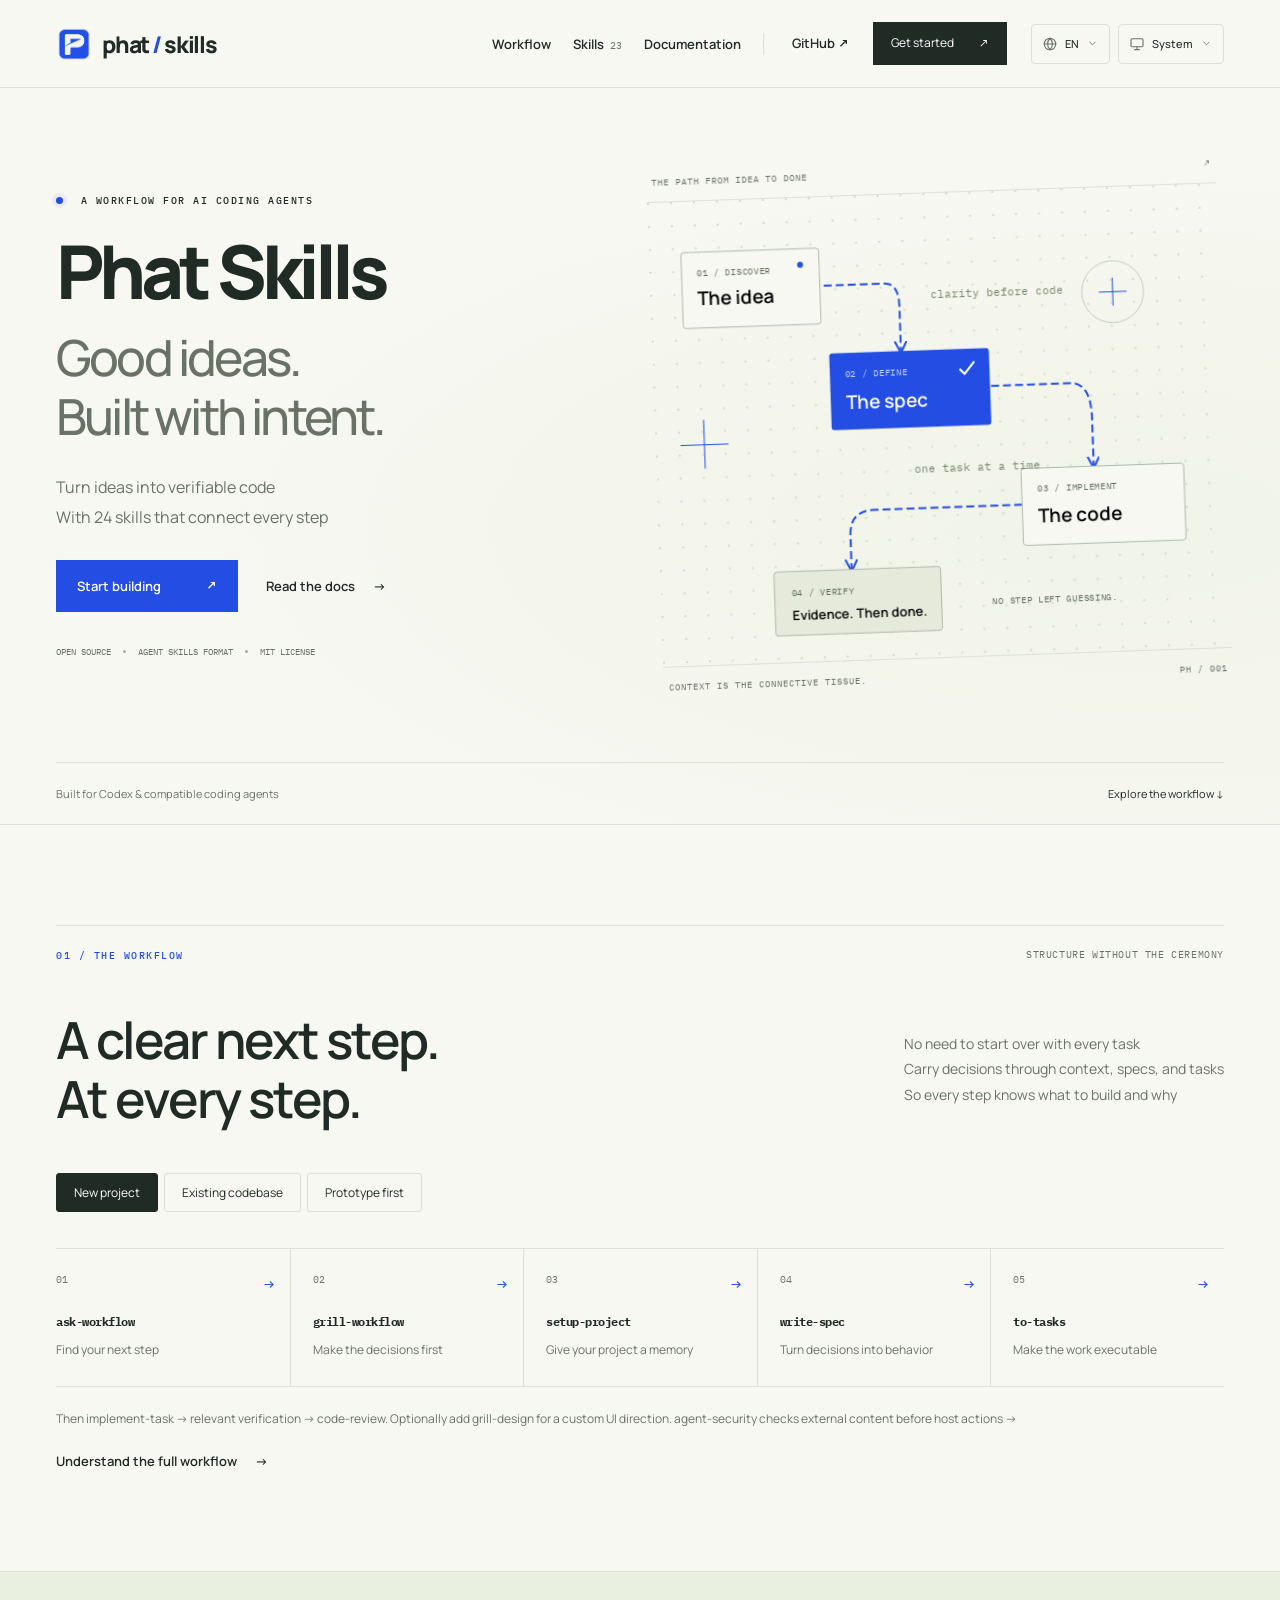
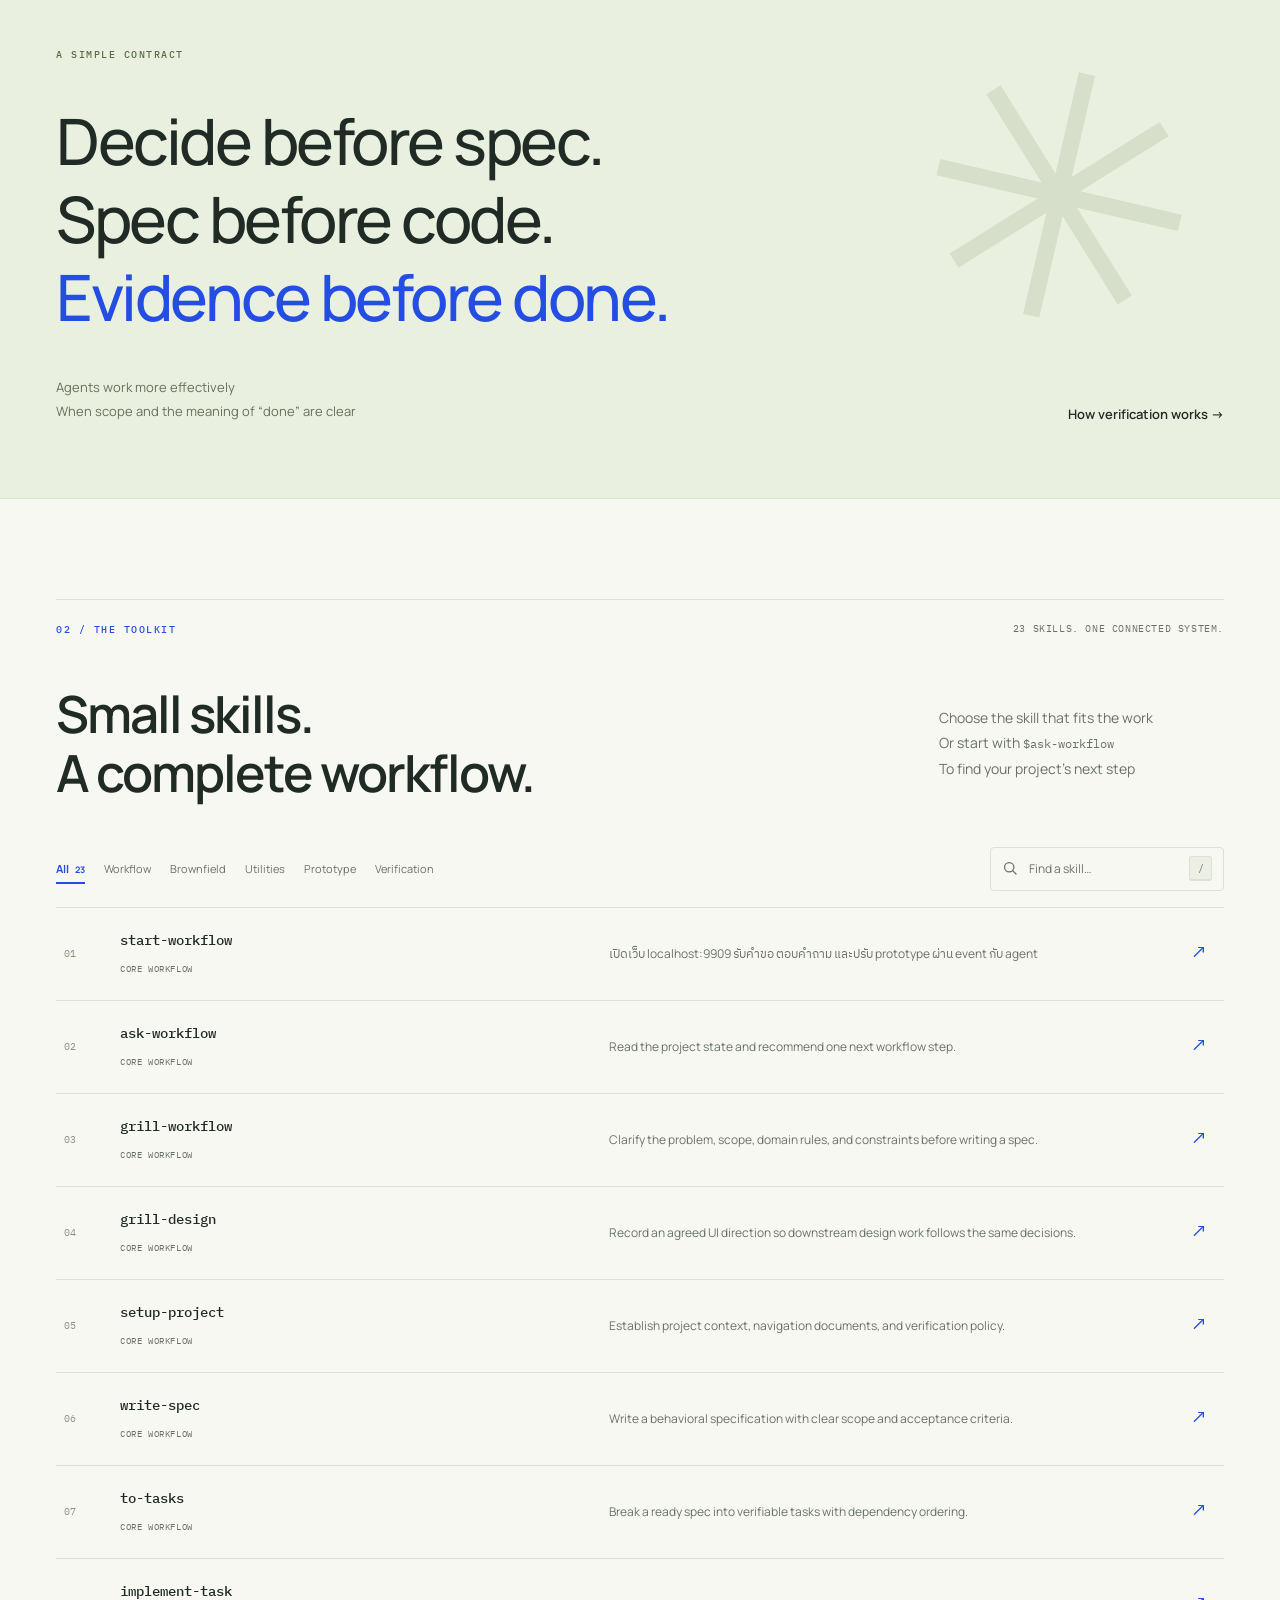
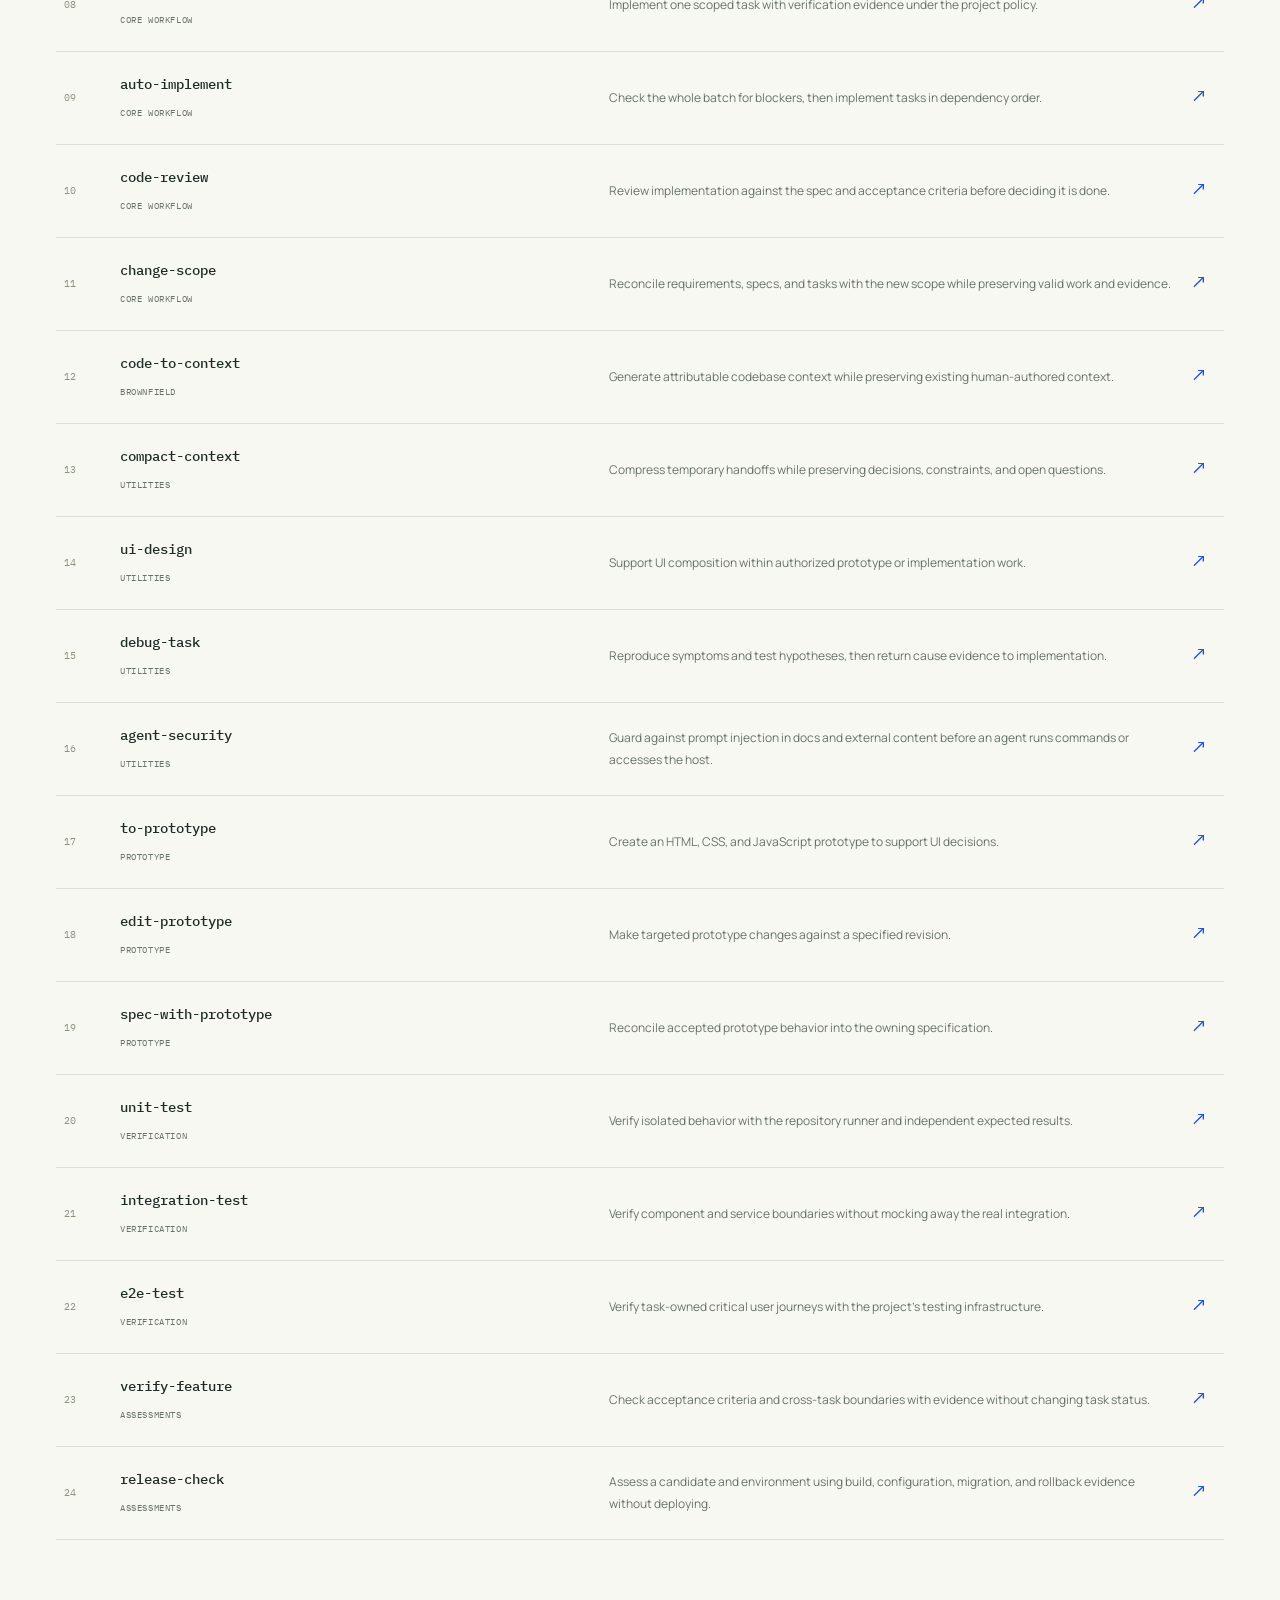
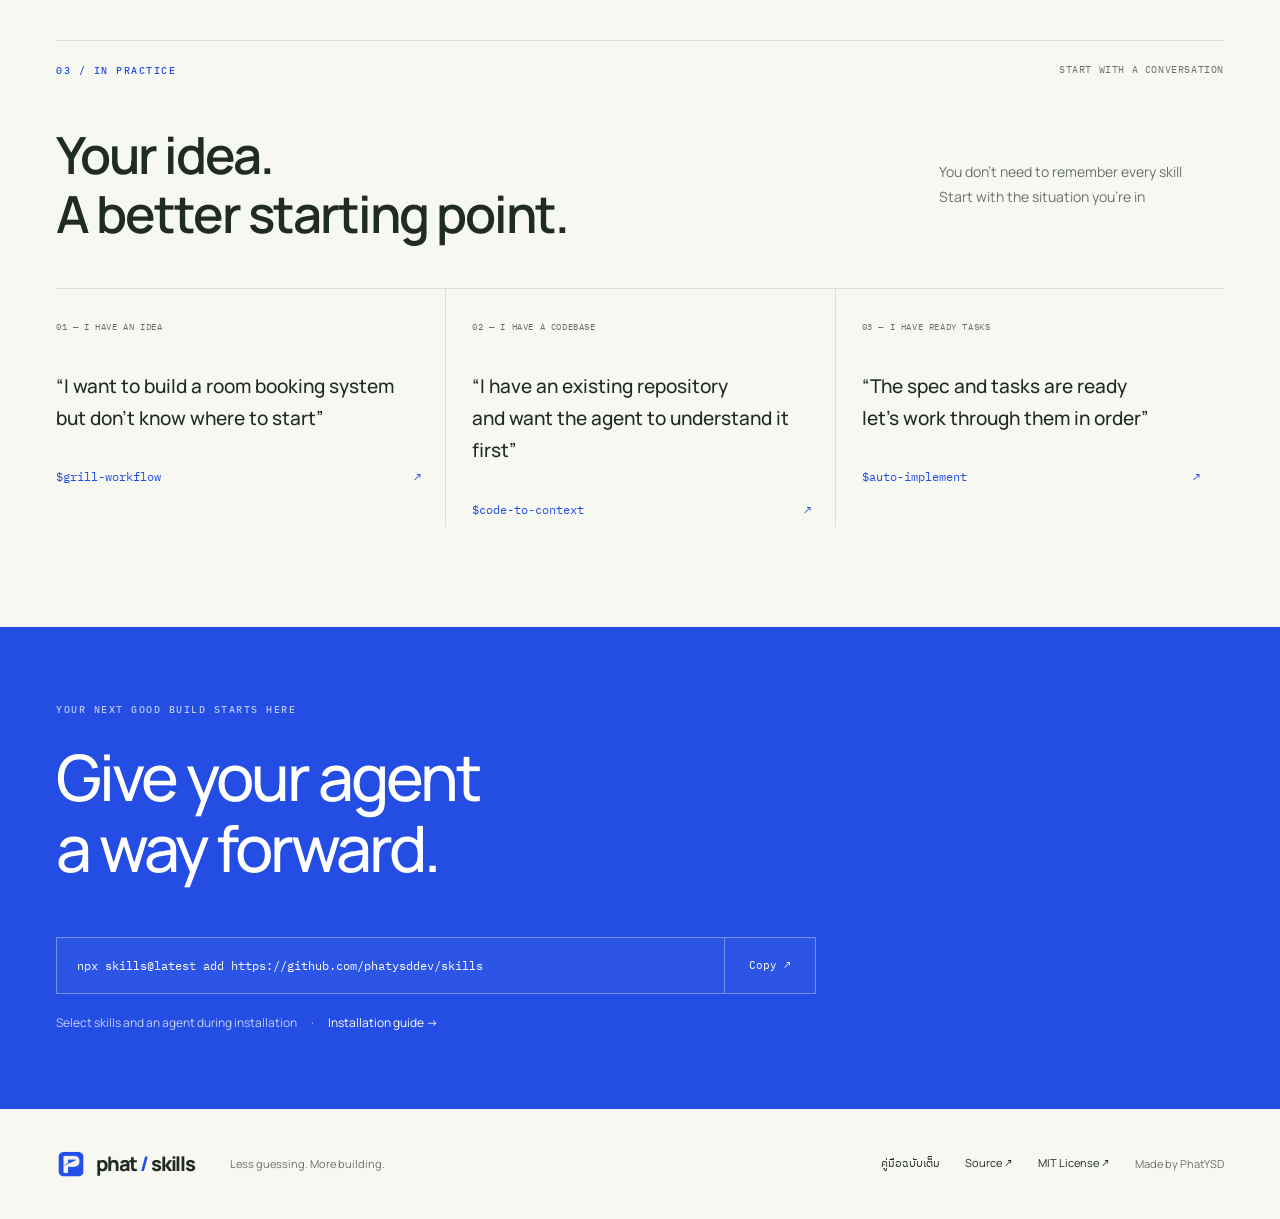
<file: index.html>
<!doctype html>
<html lang="th"><head><meta charset="utf-8"><meta name="viewport" content="width=device-width, initial-scale=1"><meta name="theme-color" content="#f7f8f2"><!-- seo-head:start -->
<title>Phat Skills — 24 Agent Skills สำหรับ AI Coding Agents</title>
<meta name="description" content="Phat Skills ชุด 24 skills แบบโอเพนซอร์สสำหรับ Codex และ coding agents: ตัดสินใจ วางสเปก พัฒนา ทดสอบ และรีวิว พร้อมคู่มือติดตั้งและตัวอย่างใช้งาน">
<link rel="canonical" href="https://phatysd.me/">
<meta name="robots" content="index,follow,max-image-preview:large,max-snippet:-1,max-video-preview:-1">
<meta name="author" content="PhatYSD">
<meta property="og:type" content="website">
<meta property="og:site_name" content="Phat Skills">
<meta property="og:title" content="Phat Skills — 24 Agent Skills สำหรับ AI Coding Agents">
<meta property="og:description" content="Phat Skills ชุด 24 skills แบบโอเพนซอร์สสำหรับ Codex และ coding agents: ตัดสินใจ วางสเปก พัฒนา ทดสอบ และรีวิว พร้อมคู่มือติดตั้งและตัวอย่างใช้งาน">
<meta property="og:url" content="https://phatysd.me/">
<meta property="og:locale" content="th_TH">
<meta property="og:locale:alternate" content="en_US">
<meta property="og:image" content="https://phatysd.me/assets/brand/phatysd-icon.png">
<meta property="og:image:alt" content="PhatYSD logo">
<meta name="twitter:card" content="summary">
<meta name="twitter:title" content="Phat Skills — 24 Agent Skills สำหรับ AI Coding Agents">
<meta name="twitter:description" content="Phat Skills ชุด 24 skills แบบโอเพนซอร์สสำหรับ Codex และ coding agents: ตัดสินใจ วางสเปก พัฒนา ทดสอบ และรีวิว พร้อมคู่มือติดตั้งและตัวอย่างใช้งาน">
<meta name="twitter:image" content="https://phatysd.me/assets/brand/phatysd-icon.png">
<script type="application/ld+json">{"@context":"https://schema.org","@graph":[{"@type":"Person","@id":"https://phatysd.me/#creator","name":"PhatYSD"},{"@type":"WebSite","@id":"https://phatysd.me/#website","url":"https://phatysd.me/","name":"Phat Skills","inLanguage":["th","en"],"creator":{"@id":"https://phatysd.me/#creator"}},{"@type":"WebPage","@id":"https://phatysd.me/#page","url":"https://phatysd.me/","name":"Phat Skills — 24 Agent Skills สำหรับ AI Coding Agents","description":"Phat Skills ชุด 24 skills แบบโอเพนซอร์สสำหรับ Codex และ coding agents: ตัดสินใจ วางสเปก พัฒนา ทดสอบ และรีวิว พร้อมคู่มือติดตั้งและตัวอย่างใช้งาน","inLanguage":["th","en"],"isPartOf":{"@id":"https://phatysd.me/#website"},"about":{"@id":"https://phatysd.me/#software"}},{"@type":"SoftwareSourceCode","@id":"https://phatysd.me/#software","name":"Phat Skills","description":"24 open-source skills for AI coding agents: product decisions, context, specifications, implementation, verification, and review.","codeRepository":"https://github.com/phatysddev/skills","url":"https://phatysd.me/","license":"https://github.com/phatysddev/skills/blob/main/LICENSE","author":{"@id":"https://phatysd.me/#creator"}}]}</script>
<!-- seo-head:end --><link rel="icon" href="assets/brand/phatysd-icon.png" type="image/png"><script src="preferences.js"></script><link rel="stylesheet" href="styles.css"><script src="catalog.js" defer></script><script src="translations.js" defer></script><script src="i18n.js" defer></script><script src="controls.js" defer></script><script src="script.js" defer></script></head><body><a class="skip-link" href="#main">ข้ามไปเนื้อหา</a><header class="header"><a class="brand" href="index.html" aria-label="Phat Skills home"><img src="assets/brand/phatysd-icon.png" width="36" height="36" alt="" decoding="async">phat<span>/</span>skills</a><nav id="navigation" aria-label="Main navigation"><a href="index.html#workflow">Workflow</a><a href="index.html#skills">Skills <small>23</small></a><a href="docs.html">Documentation</a><a class="source-link" href="https://github.com/phatysddev/skills">GitHub ↗</a></nav><a class="nav-cta" href="docs.html#installation">Get started <span>↗</span></a><div class="preferences" aria-label="Display preferences"><div class="language-control"><span class="sr-only" id="language-label">Language</span><select id="language-select" aria-label="Language"><option value="th">ไทย</option><option value="en">EN</option></select></div><div class="theme-control"><span class="sr-only" id="theme-label">Theme</span><select id="theme-select" aria-label="Theme"><option value="system">System</option><option value="light">Light</option><option value="dark">Dark</option></select></div></div><button class="menu-button" aria-expanded="false" aria-controls="navigation" aria-label="เปิดเมนู">☰</button></header><main id="main">
<section class="hero"><div class="hero-inner wrap"><div class="hero-copy"><p class="eyebrow"><span class="live-dot"></span> A WORKFLOW FOR AI CODING AGENTS</p><h1>Phat Skills<span>Good ideas.<br>Built with intent.</span></h1><p class="hero-description">เปลี่ยนไอเดียให้เป็นโค้ดที่ตรวจสอบได้<br>ด้วย 24 skills ที่เชื่อมทุกขั้นตอนเข้าด้วยกัน</p><div class="hero-actions"><a class="button primary" href="docs.html#installation">Start building <span>↗</span></a><a class="text-link" href="docs.html">Read the docs <span>→</span></a></div><div class="hero-note"><span>OPEN SOURCE</span><i></i><span>AGENT SKILLS FORMAT</span><i></i><span>MIT LICENSE</span></div></div>
<div class="workflow-art" aria-label="Decisions flow through context, specification, tasks, implementation and review"><div class="art-label">THE PATH FROM IDEA TO DONE <span>↗</span></div><svg viewBox="0 0 570 465" role="img" aria-label="Connected workflow from idea to reviewed code"><defs><pattern id="dots" width="23" height="23" patternUnits="userSpaceOnUse"><circle cx="1" cy="1" r="1" fill="#cdd3c7"/></pattern><marker id="arrow" markerWidth="7" markerHeight="7" refX="5" refY="3" orient="auto"><path d="M0 0L6 3L0 6" fill="none" stroke="#244de4"/></marker></defs><rect width="570" height="465" fill="url(#dots)"/><g fill="none" stroke="#244de4" stroke-width="2" marker-end="url(#arrow)"><path class="flow-path" d="M114 89H235Q249 89 249 112V157"/><path class="flow-path" d="M338 195H417Q438 195 438 231V279"/><path class="flow-path" d="M365 315H217Q192 315 192 340V374"/></g><g class="art-node n1"><rect x="32" y="51" width="138" height="76" rx="3" fill="#f7f8f2" stroke="#aeb9ad"/><text x="47" y="75" class="svg-small">01 / DISCOVER</text><text x="47" y="104">The idea</text><circle cx="151" cy="67" r="3" fill="#244de4"/></g><g class="art-node n2"><rect x="177" y="157" width="160" height="77" rx="3" fill="#244de4"/><text x="192" y="181" class="svg-small light">02 / DEFINE</text><text x="192" y="213" fill="white">The spec</text><path d="M307 177l5 5 10-12" fill="none" stroke="white" stroke-width="2"/></g><g class="art-node n3"><rect x="365" y="279" width="163" height="77" rx="3" fill="#f7f8f2" stroke="#aeb9ad"/><text x="381" y="303" class="svg-small">03 / IMPLEMENT</text><text x="381" y="334">The code</text></g><g class="art-node n4"><rect x="114" y="374" width="167" height="64" rx="3" fill="#e5eadb" stroke="#aeb9ad"/><text x="131" y="399" class="svg-small">04 / VERIFY</text><text x="131" y="423">Evidence. Then done.</text></g><text x="281" y="105" class="svg-note">clarity before code</text><text x="258" y="279" class="svg-note">one task at a time</text><path d="M49 219v49m-24-24h48" stroke="#244de4" stroke-width="1"/><circle cx="463" cy="105" r="31" fill="none" stroke="#c4ccc0"/><path d="M449 105h28m-14-14v28" stroke="#244de4"/><text x="332" y="414" class="svg-small">NO STEP LEFT GUESSING.</text></svg><div class="art-footer"><span>CONTEXT IS THE CONNECTIVE TISSUE.</span><span>PH / 001</span></div></div></div><div class="hero-bottom wrap"><span>Built for Codex & compatible coding agents</span><a href="#workflow">Explore the workflow ↓</a></div></section>
<section id="workflow" class="section wrap"><div class="section-top"><p class="eyebrow">01 / THE WORKFLOW</p><span class="mono muted">STRUCTURE WITHOUT THE CEREMONY</span></div><div class="section-heading"><h2>A clear next step.<br>At every step.</h2><p>ไม่ต้องเริ่มใหม่ทุกครั้งที่เปลี่ยนงาน<br>ส่งต่อการตัดสินใจผ่าน context, spec และ task<br>เพื่อให้ทุกขั้นตอนรู้ว่ากำลังสร้างอะไร และเพราะอะไร</p></div><div class="path-controls" role="group" aria-label="เลือก workflow"><button class="active" data-path="new" aria-pressed="true">New project</button><button data-path="existing" aria-pressed="false">Existing codebase</button><button data-path="prototype" aria-pressed="false">Prototype first</button></div><div id="workflow-steps" class="workflow-steps" aria-live="polite"><!-- static-workflow:start -->
<div class="workflow-step"><span class="step-num">01<span>→</span></span><div><h3><a href="docs.html#skill-start-workflow">start-workflow</a></h3><p>Start the web workflow</p></div></div>
<div class="workflow-step"><span class="step-num">02<span>→</span></span><div><h3><a href="docs.html#skill-ask-workflow">ask-workflow</a></h3><p>Find your next step</p></div></div>
<div class="workflow-step"><span class="step-num">03<span>→</span></span><div><h3><a href="docs.html#skill-grill-workflow">grill-workflow</a></h3><p>Make the decisions first</p></div></div>
<div class="workflow-step"><span class="step-num">04<span>→</span></span><div><h3><a href="docs.html#skill-setup-project">setup-project</a></h3><p>Give your project a memory</p></div></div>
<div class="workflow-step"><span class="step-num">05<span>→</span></span><div><h3><a href="docs.html#skill-write-spec">write-spec</a></h3><p>Turn decisions into behavior</p></div></div>
<div class="workflow-step"><span class="step-num">06<span>→</span></span><div><h3><a href="docs.html#skill-to-tasks">to-tasks</a></h3><p>Make the work executable</p></div></div>
<!-- static-workflow:end --></div><p class="path-note" id="path-note"><a href="docs.html#security">agent-security ช่วยตรวจข้อมูลภายนอกก่อนทำงานบนเครื่อง →</a></p><a class="text-link" href="docs.html#workflow">Understand the full workflow <span>→</span></a></section>
<section class="principles"><div class="wrap principles-inner"><p class="eyebrow">A SIMPLE CONTRACT</p><h2>Decide before spec.<br>Spec before code.<br><span>Evidence before done.</span></h2><div class="principle-bottom"><p>Agent ทำงานได้คล่องขึ้น<br>เมื่อขอบเขตและนิยามคำว่า “เสร็จ” ชัดเจน</p><a class="text-link" href="docs.html#verification">How verification works →</a></div></div><span class="giant-asterisk" aria-hidden="true">✳</span></section>
<section class="section wrap" id="skills"><div class="section-top"><p class="eyebrow">02 / THE TOOLKIT</p><span class="mono muted">23 SKILLS. ONE CONNECTED SYSTEM.</span></div><div class="section-heading"><h2>Small skills.<br>A complete workflow.</h2><p>เลือกใช้ skill ที่ตรงกับงาน<br>หรือเริ่มที่ <code>$ask-workflow</code><br>เพื่อหาขั้นตอนถัดไปของโปรเจกต์</p></div><div class="catalog-toolbar"><div class="filters" role="group" aria-label="Skill categories"><button class="active" data-filter="All" aria-pressed="true">All <small>23</small></button><button data-filter="Core workflow" aria-pressed="false">Workflow</button><button data-filter="Brownfield" aria-pressed="false">Brownfield</button><button data-filter="Utilities" aria-pressed="false">Utilities</button><button data-filter="Prototype" aria-pressed="false">Prototype</button><button data-filter="Verification" aria-pressed="false">Verification</button></div><div class="search-field"><svg class="search-icon" viewBox="0 0 20 20" fill="none" aria-hidden="true"><circle cx="8.5" cy="8.5" r="5.5"></circle><path d="m12.5 12.5 4 4"></path></svg><input id="skill-search" type="search" placeholder="Find a skill…" aria-label="ค้นหา skill"><kbd aria-hidden="true">/</kbd></div></div><p id="result-count" class="sr-only" role="status"></p><div id="skill-list" class="skill-list"><!-- static-skills:start -->
<a class="skill-row" href="docs.html#skill-start-workflow"><span class="skill-index">01</span><div><h3>start-workflow</h3><span class="skill-category">Core workflow</span></div><p>เปิดเว็บ localhost:9909 รับคำขอ ตอบคำถาม และปรับ prototype ผ่าน event กับ agent</p><span class="row-arrow" aria-hidden="true">↗</span></a>
<a class="skill-row" href="docs.html#skill-ask-workflow"><span class="skill-index">02</span><div><h3>ask-workflow</h3><span class="skill-category">Core workflow</span></div><p>ให้ agent อ่านสถานะโปรเจกต์และแนะนำขั้นตอนถัดไปเพียงขั้นตอนเดียว</p><span class="row-arrow" aria-hidden="true">↗</span></a>
<a class="skill-row" href="docs.html#skill-grill-workflow"><span class="skill-index">03</span><div><h3>grill-workflow</h3><span class="skill-category">Core workflow</span></div><p>ถามให้ชัดเรื่องปัญหา ขอบเขต กฎธุรกิจ และข้อจำกัด ก่อนเขียน spec</p><span class="row-arrow" aria-hidden="true">↗</span></a>
<a class="skill-row" href="docs.html#skill-grill-design"><span class="skill-index">04</span><div><h3>grill-design</h3><span class="skill-category">Core workflow</span></div><p>บันทึกทิศทาง UI ที่ตกลงร่วมกัน เพื่อให้ขั้นตอนออกแบบใช้ข้อมูลชุดเดียวกัน</p><span class="row-arrow" aria-hidden="true">↗</span></a>
<a class="skill-row" href="docs.html#skill-setup-project"><span class="skill-index">05</span><div><h3>setup-project</h3><span class="skill-category">Core workflow</span></div><p>จัดทำบริบทโปรเจกต์ เอกสารนำทาง และนโยบายการตรวจสอบงาน</p><span class="row-arrow" aria-hidden="true">↗</span></a>
<a class="skill-row" href="docs.html#skill-write-spec"><span class="skill-index">06</span><div><h3>write-spec</h3><span class="skill-category">Core workflow</span></div><p>เขียน behavioral specification ที่มีขอบเขตและ acceptance criteria ชัดเจน</p><span class="row-arrow" aria-hidden="true">↗</span></a>
<a class="skill-row" href="docs.html#skill-to-tasks"><span class="skill-index">07</span><div><h3>to-tasks</h3><span class="skill-category">Core workflow</span></div><p>แยก spec ที่พร้อมแล้วเป็นงานย่อยที่ตรวจสอบได้ พร้อมลำดับ dependency</p><span class="row-arrow" aria-hidden="true">↗</span></a>
<a class="skill-row" href="docs.html#skill-implement-task"><span class="skill-index">08</span><div><h3>implement-task</h3><span class="skill-category">Core workflow</span></div><p>ทำงานหนึ่ง task ให้ครบขอบเขต พร้อมหลักฐานตรวจสอบตามนโยบายโปรเจกต์</p><span class="row-arrow" aria-hidden="true">↗</span></a>
<a class="skill-row" href="docs.html#skill-auto-implement"><span class="skill-index">09</span><div><h3>auto-implement</h3><span class="skill-category">Core workflow</span></div><p>ตรวจ blockers ทั้งชุดก่อน แล้วทำ task ตาม dependency ทีละงาน</p><span class="row-arrow" aria-hidden="true">↗</span></a>
<a class="skill-row" href="docs.html#skill-code-review"><span class="skill-index">10</span><div><h3>code-review</h3><span class="skill-category">Core workflow</span></div><p>ตรวจ implementation เทียบกับ spec และ acceptance criteria ก่อนตัดสินว่า done</p><span class="row-arrow" aria-hidden="true">↗</span></a>
<a class="skill-row" href="docs.html#skill-change-scope"><span class="skill-index">11</span><div><h3>change-scope</h3><span class="skill-category">Core workflow</span></div><p>ปรับ requirement, spec และ task ตามขอบเขตใหม่ โดยรักษางานและหลักฐานเดิมที่ยังใช้ได้</p><span class="row-arrow" aria-hidden="true">↗</span></a>
<a class="skill-row" href="docs.html#skill-code-to-context"><span class="skill-index">12</span><div><h3>code-to-context</h3><span class="skill-category">Brownfield</span></div><p>สร้างบริบทจากโค้ดพร้อมแหล่งอ้างอิง โดยรักษา context ที่เขียนไว้แล้ว</p><span class="row-arrow" aria-hidden="true">↗</span></a>
<a class="skill-row" href="docs.html#skill-compact-context"><span class="skill-index">13</span><div><h3>compact-context</h3><span class="skill-category">Utilities</span></div><p>ย่อ handoff ชั่วคราวโดยรักษาข้อสรุป ข้อจำกัด และคำถามที่ยังเปิดอยู่</p><span class="row-arrow" aria-hidden="true">↗</span></a>
<a class="skill-row" href="docs.html#skill-ui-design"><span class="skill-index">14</span><div><h3>ui-design</h3><span class="skill-category">Utilities</span></div><p>ช่วยจัดองค์ประกอบ UI ภายในงาน prototype หรือ implementation ที่อนุญาต</p><span class="row-arrow" aria-hidden="true">↗</span></a>
<a class="skill-row" href="docs.html#skill-debug-task"><span class="skill-index">15</span><div><h3>debug-task</h3><span class="skill-category">Utilities</span></div><p>ทำ reproduction และทดสอบสมมติฐานเพื่อหาสาเหตุ โดยส่งหลักฐานกลับไปให้งาน implementation</p><span class="row-arrow" aria-hidden="true">↗</span></a>
<a class="skill-row" href="docs.html#skill-agent-security"><span class="skill-index">16</span><div><h3>agent-security</h3><span class="skill-category">Utilities</span></div><p>ป้องกัน prompt injection จาก docs และข้อมูลภายนอกก่อน agent รันคำสั่งหรือเข้าถึงเครื่อง</p><span class="row-arrow" aria-hidden="true">↗</span></a>
<a class="skill-row" href="docs.html#skill-to-prototype"><span class="skill-index">17</span><div><h3>to-prototype</h3><span class="skill-category">Prototype</span></div><p>สร้าง prototype ด้วย HTML, CSS และ JavaScript เพื่อช่วยตัดสินใจเรื่อง UI</p><span class="row-arrow" aria-hidden="true">↗</span></a>
<a class="skill-row" href="docs.html#skill-edit-prototype"><span class="skill-index">18</span><div><h3>edit-prototype</h3><span class="skill-category">Prototype</span></div><p>ปรับเฉพาะส่วนของ prototype ตาม revision ที่ระบุ</p><span class="row-arrow" aria-hidden="true">↗</span></a>
<a class="skill-row" href="docs.html#skill-spec-with-prototype"><span class="skill-index">19</span><div><h3>spec-with-prototype</h3><span class="skill-category">Prototype</span></div><p>นำพฤติกรรมของ prototype ที่ยอมรับแล้วมาปรับให้ตรงกับ spec</p><span class="row-arrow" aria-hidden="true">↗</span></a>
<a class="skill-row" href="docs.html#skill-unit-test"><span class="skill-index">20</span><div><h3>unit-test</h3><span class="skill-category">Verification</span></div><p>ตรวจพฤติกรรมแยกส่วนด้วย test runner ของ repo และ expected results ที่เป็นอิสระ</p><span class="row-arrow" aria-hidden="true">↗</span></a>
<a class="skill-row" href="docs.html#skill-integration-test"><span class="skill-index">21</span><div><h3>integration-test</h3><span class="skill-category">Verification</span></div><p>ตรวจการทำงานร่วมกันของ component และ service โดยไม่ mock จนขอบเขตจริงหายไป</p><span class="row-arrow" aria-hidden="true">↗</span></a>
<a class="skill-row" href="docs.html#skill-e2e-test"><span class="skill-index">22</span><div><h3>e2e-test</h3><span class="skill-category">Verification</span></div><p>ตรวจ user journey สำคัญที่อยู่ในขอบเขต task ด้วยระบบทดสอบของโปรเจกต์</p><span class="row-arrow" aria-hidden="true">↗</span></a>
<a class="skill-row" href="docs.html#skill-verify-feature"><span class="skill-index">23</span><div><h3>verify-feature</h3><span class="skill-category">Assessments</span></div><p>ตรวจ acceptance criteria และรอยต่อระหว่าง tasks พร้อมหลักฐาน โดยไม่เปลี่ยนสถานะงาน</p><span class="row-arrow" aria-hidden="true">↗</span></a>
<a class="skill-row" href="docs.html#skill-release-check"><span class="skill-index">24</span><div><h3>release-check</h3><span class="skill-category">Assessments</span></div><p>ตรวจ candidate และ environment จากหลักฐาน build, configuration, migration และ rollback โดยไม่ deploy</p><span class="row-arrow" aria-hidden="true">↗</span></a>
<!-- static-skills:end --></div><noscript><p>เปิด JavaScript เพื่อค้นหา skill หรือ <a href="https://github.com/phatysddev/skills#skill-catalog">อ่าน catalog ใน repository</a></p></noscript></section>
<section class="section examples wrap" id="examples"><div class="section-top"><p class="eyebrow">03 / IN PRACTICE</p><span class="mono muted">START WITH A CONVERSATION</span></div><div class="section-heading"><h2>Your idea.<br>A better starting point.</h2><p>ไม่ต้องจำทุก skill<br>เริ่มจากสถานการณ์ที่คุณกำลังเจอ</p></div><div class="example-grid"><a href="docs.html#skill-grill-workflow"><span class="mono">01 — I HAVE AN IDEA</span><h3>“อยากทำระบบจองห้อง<br>แต่ยังไม่รู้จะเริ่มตรงไหน”</h3><code>$grill-workflow <span>↗</span></code></a><a href="docs.html#skill-code-to-context"><span class="mono">02 — I HAVE A CODEBASE</span><h3>“มี repo อยู่แล้ว<br>อยากให้ agent เข้าใจก่อน”</h3><code>$code-to-context <span>↗</span></code></a><a href="docs.html#skill-auto-implement"><span class="mono">03 — I HAVE READY TASKS</span><h3>“Spec พร้อม Tasks พร้อม<br>เริ่มทำตามลำดับได้เลย”</h3><code>$auto-implement <span>↗</span></code></a></div></section>
<section class="install-section" id="install"><div class="wrap"><p class="eyebrow">YOUR NEXT GOOD BUILD STARTS HERE</p><h2>Give your agent<br>a way forward.</h2><div class="install-command"><code>npx skills@latest add https://github.com/phatysddev/skills</code><button data-copy="npx skills@latest add https://github.com/phatysddev/skills" aria-label="คัดลอกคำสั่งติดตั้ง">Copy ↗</button></div><p>เลือก skill และ agent ในขั้นตอนติดตั้ง <span>·</span> <a href="docs.html#installation">Installation guide →</a></p></div></section>
</main><footer class="footer wrap"><a class="brand" href="index.html"><img src="assets/brand/phatysd-icon.png" width="30" height="30" alt="" decoding="async">phat<span>/</span>skills</a><p>Less guessing. More building.</p><a href="guide.html">คู่มือฉบับเต็ม</a><a href="https://github.com/phatysddev/skills">Source ↗</a><a href="https://github.com/phatysddev/skills/blob/main/LICENSE">MIT License ↗</a><span>Made by PhatYSD</span></footer><div class="toast" role="status" aria-live="polite"></div></body></html>
</file>
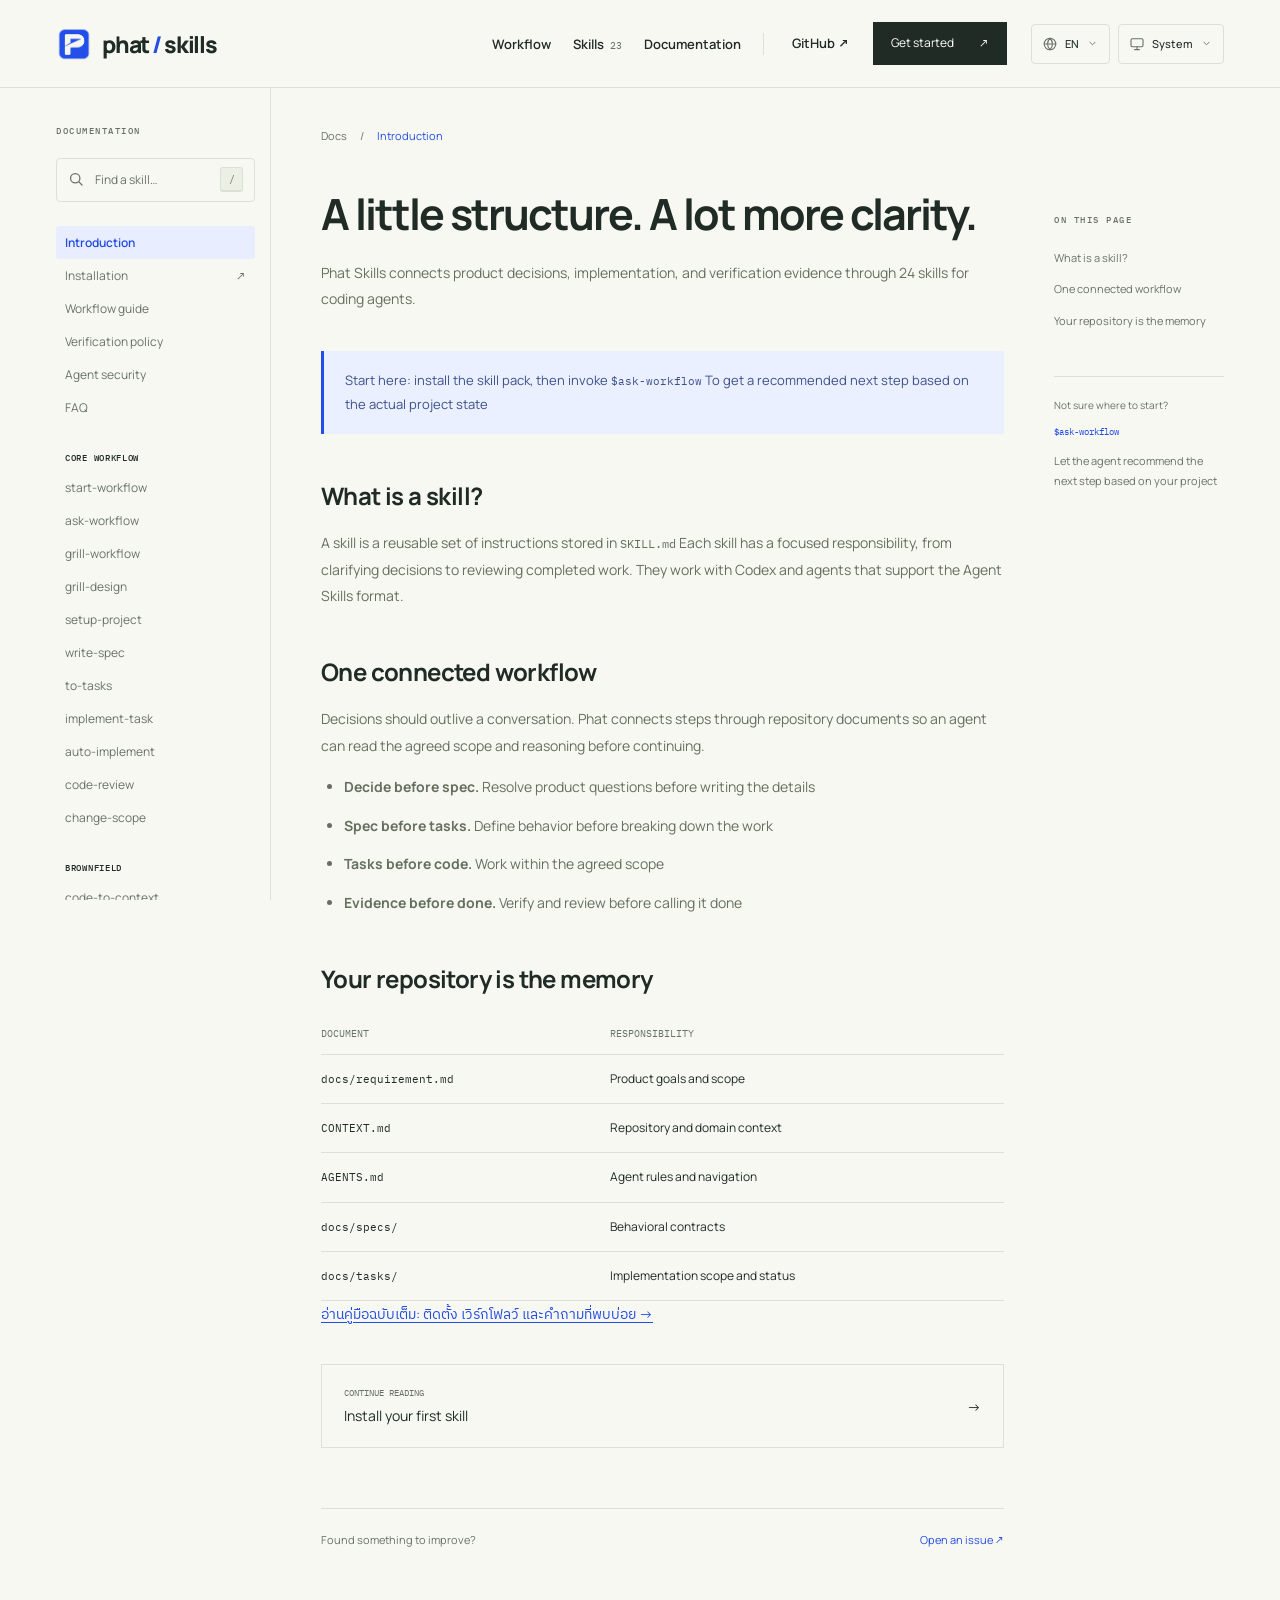
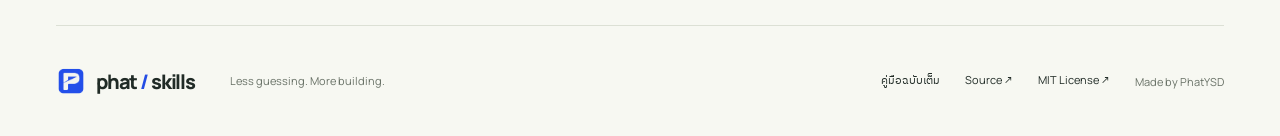
<file: docs.html>
<!doctype html>
<html lang="th"><head><meta charset="utf-8"><meta name="viewport" content="width=device-width, initial-scale=1"><meta name="theme-color" content="#f7f8f2"><!-- seo-head:start -->
<title>เอกสาร Phat Skills — ติดตั้งและใช้งาน Agent Skills</title>
<meta name="description" content="คู่มือ Phat Skills สำหรับ coding agents: การติดตั้ง 24 skills เลือก workflow จัดทำ context และ spec พร้อมนโยบายทดสอบและ code review">
<link rel="canonical" href="https://phatysd.me/docs.html">
<meta name="robots" content="index,follow,max-image-preview:large,max-snippet:-1,max-video-preview:-1">
<meta name="author" content="PhatYSD">
<meta property="og:type" content="website">
<meta property="og:site_name" content="Phat Skills">
<meta property="og:title" content="เอกสาร Phat Skills — ติดตั้งและใช้งาน Agent Skills">
<meta property="og:description" content="คู่มือ Phat Skills สำหรับ coding agents: การติดตั้ง 24 skills เลือก workflow จัดทำ context และ spec พร้อมนโยบายทดสอบและ code review">
<meta property="og:url" content="https://phatysd.me/docs.html">
<meta property="og:locale" content="th_TH">
<meta property="og:locale:alternate" content="en_US">
<meta property="og:image" content="https://phatysd.me/assets/brand/phatysd-icon.png">
<meta property="og:image:alt" content="PhatYSD logo">
<meta name="twitter:card" content="summary">
<meta name="twitter:title" content="เอกสาร Phat Skills — ติดตั้งและใช้งาน Agent Skills">
<meta name="twitter:description" content="คู่มือ Phat Skills สำหรับ coding agents: การติดตั้ง 24 skills เลือก workflow จัดทำ context และ spec พร้อมนโยบายทดสอบและ code review">
<meta name="twitter:image" content="https://phatysd.me/assets/brand/phatysd-icon.png">
<script type="application/ld+json">{"@context":"https://schema.org","@graph":[{"@type":"Person","@id":"https://phatysd.me/#creator","name":"PhatYSD"},{"@type":"WebSite","@id":"https://phatysd.me/#website","url":"https://phatysd.me/","name":"Phat Skills","inLanguage":["th","en"],"creator":{"@id":"https://phatysd.me/#creator"}},{"@type":"WebPage","@id":"https://phatysd.me/docs.html#page","url":"https://phatysd.me/docs.html","name":"เอกสาร Phat Skills — ติดตั้งและใช้งาน Agent Skills","description":"คู่มือ Phat Skills สำหรับ coding agents: การติดตั้ง 24 skills เลือก workflow จัดทำ context และ spec พร้อมนโยบายทดสอบและ code review","inLanguage":["th","en"],"isPartOf":{"@id":"https://phatysd.me/#website"},"about":{"@id":"https://phatysd.me/#software"}},{"@type":"SoftwareSourceCode","@id":"https://phatysd.me/#software","name":"Phat Skills","description":"24 open-source skills for AI coding agents: product decisions, context, specifications, implementation, verification, and review.","codeRepository":"https://github.com/phatysddev/skills","url":"https://phatysd.me/","license":"https://github.com/phatysddev/skills/blob/main/LICENSE","author":{"@id":"https://phatysd.me/#creator"}}]}</script>
<!-- seo-head:end --><link rel="icon" href="assets/brand/phatysd-icon.png" type="image/png"><script src="preferences.js"></script><link rel="stylesheet" href="styles.css"><script src="catalog.js" defer></script><script src="translations.js" defer></script><script src="i18n.js" defer></script><script src="controls.js" defer></script><script src="script.js" defer></script></head><body class="docs-page"><a class="skip-link" href="#main">ข้ามไปเนื้อหา</a><header class="header"><a class="brand" href="index.html" aria-label="Phat Skills home"><img src="assets/brand/phatysd-icon.png" width="36" height="36" alt="" decoding="async">phat<span>/</span>skills</a><nav id="navigation" aria-label="Main navigation"><a href="index.html#workflow">Workflow</a><a href="index.html#skills">Skills <small>23</small></a><a href="docs.html">Documentation</a><a class="source-link" href="https://github.com/phatysddev/skills">GitHub ↗</a></nav><a class="nav-cta" href="docs.html#installation">Get started <span>↗</span></a><div class="preferences" aria-label="Display preferences"><div class="language-control"><span class="sr-only" id="language-label">Language</span><select id="language-select" aria-label="Language"><option value="th">ไทย</option><option value="en">EN</option></select></div><div class="theme-control"><span class="sr-only" id="theme-label">Theme</span><select id="theme-select" aria-label="Theme"><option value="system">System</option><option value="light">Light</option><option value="dark">Dark</option></select></div></div><button class="menu-button" aria-expanded="false" aria-controls="navigation" aria-label="เปิดเมนู">☰</button></header><div class="docs-layout wrap"><aside class="docs-sidebar"><p class="eyebrow">DOCUMENTATION</p><div class="search-field"><svg class="search-icon" viewBox="0 0 20 20" fill="none" aria-hidden="true"><circle cx="8.5" cy="8.5" r="5.5"></circle><path d="m12.5 12.5 4 4"></path></svg><input id="docs-search" type="search" placeholder="Find a skill…" aria-label="ค้นหา skill ในเอกสาร"><kbd aria-hidden="true">/</kbd></div><nav aria-label="Documentation"><a href="#introduction">Introduction</a><a href="#installation">Installation <span>↗</span></a><a href="#workflow">Workflow guide</a><a href="#verification">Verification policy</a><a href="#security">Agent security</a><a href="#faq">FAQ</a><div id="docs-skill-nav"></div></nav></aside><main id="main" class="docs-content"><div class="docs-breadcrumb">Docs <span>/</span> <span id="breadcrumb-label">Introduction</span></div><article id="doc-article"><!-- static-introduction:start -->
<h1 tabindex="-1">A little structure. A lot more clarity.</h1><p class="doc-lead">Phat Skills คือชุด 24 skills สำหรับ coding agents ที่เชื่อมการตัดสินใจเรื่องโปรดักต์เข้ากับการเขียนโค้ดและหลักฐานการตรวจสอบ</p><div class="doc-callout"><p>เริ่มตรงนี้ได้เลย: ติดตั้ง skill pack แล้วเรียก <code>$ask-workflow</code> เพื่อให้ agent แนะนำขั้นตอนถัดไปจากสถานะจริงของโปรเจกต์</p></div><h2 id="what-is-a-skill">What is a skill?</h2><p>Skill คือชุดคำแนะนำที่นำกลับมาใช้ซ้ำได้ เก็บในไฟล์ <code>SKILL.md</code> แต่ละตัวมีหน้าที่ชัดเจน ตั้งแต่ตั้งคำถามก่อนพัฒนา ไปจนถึง review งานที่ทำเสร็จ เหมาะกับ Codex และ agents ที่รองรับ Agent Skills format</p><h2 id="why-phat">One connected workflow</h2><p>การตัดสินใจไม่ควรหายไปเมื่อจบบทสนทนา Phat ใช้เอกสารใน repository เป็นจุดเชื่อมระหว่างแต่ละขั้นตอน เพื่อให้ agent อ่านขอบเขตและเหตุผลเดิมก่อนทำงานต่อ</p><ul><li><strong>Decide before spec.</strong> คลี่คลายข้อสงสัยเรื่องโปรดักต์ก่อนลงรายละเอียด</li><li><strong>Spec before tasks.</strong> นิยามพฤติกรรมก่อนแยกงาน</li><li><strong>Tasks before code.</strong> ทำงานในขอบเขตที่ตกลงไว้</li><li><strong>Evidence before done.</strong> ตรวจและ review ก่อนสรุปว่างานเสร็จ</li></ul><h2 id="source-of-truth">Your repository is the memory</h2><table><thead><tr><th>Document</th><th>Responsibility</th></tr></thead><tbody><tr><td><code>docs/requirement.md</code></td><td>เป้าหมายและขอบเขตโปรดักต์</td></tr><tr><td><code>CONTEXT.md</code></td><td>บริบท repository และ domain</td></tr><tr><td><code>AGENTS.md</code></td><td>กติกาและทางเดินของ agent</td></tr><tr><td><code>docs/specs/</code></td><td>Behavioral contracts</td></tr><tr><td><code>docs/tasks/</code></td><td>Implementation scope และสถานะ</td></tr></tbody></table><p><a href="guide.html">อ่านคู่มือฉบับเต็ม: ติดตั้ง เวิร์กโฟลว์ และคำถามที่พบบ่อย →</a></p><a class="doc-next" href="#installation"><div><small>Continue reading</small>Install your first skill</div><span>→</span></a><p><a href="guide.html">อ่านคู่มือฉบับเต็ม: ติดตั้ง เวิร์กโฟลว์ และคำถามที่พบบ่อย →</a></p>
<!-- static-introduction:end --></article><noscript><h1>Phat Skills documentation</h1><p>เอกสารแบบ interactive ต้องใช้ JavaScript <a href="https://github.com/phatysddev/skills/blob/main/README.md">อ่าน README ฉบับเต็ม</a></p></noscript><div class="docs-bottom"><span>Found something to improve?</span><a href="https://github.com/phatysddev/skills/issues">Open an issue ↗</a></div></main><aside class="docs-toc"><p class="eyebrow">ON THIS PAGE</p><nav id="on-this-page" aria-label="On this page"></nav><div class="docs-help"><span>Not sure where to start?</span><code>$ask-workflow</code><p>ให้ agent แนะนำขั้นตอนถัดไปจากสถานะโปรเจกต์</p></div></aside></div><footer class="footer wrap"><a class="brand" href="index.html"><img src="assets/brand/phatysd-icon.png" width="30" height="30" alt="" decoding="async">phat<span>/</span>skills</a><p>Less guessing. More building.</p><a href="guide.html">คู่มือฉบับเต็ม</a><a href="https://github.com/phatysddev/skills">Source ↗</a><a href="https://github.com/phatysddev/skills/blob/main/LICENSE">MIT License ↗</a><span>Made by PhatYSD</span></footer><div class="toast" role="status" aria-live="polite"></div></body></html>
</file>
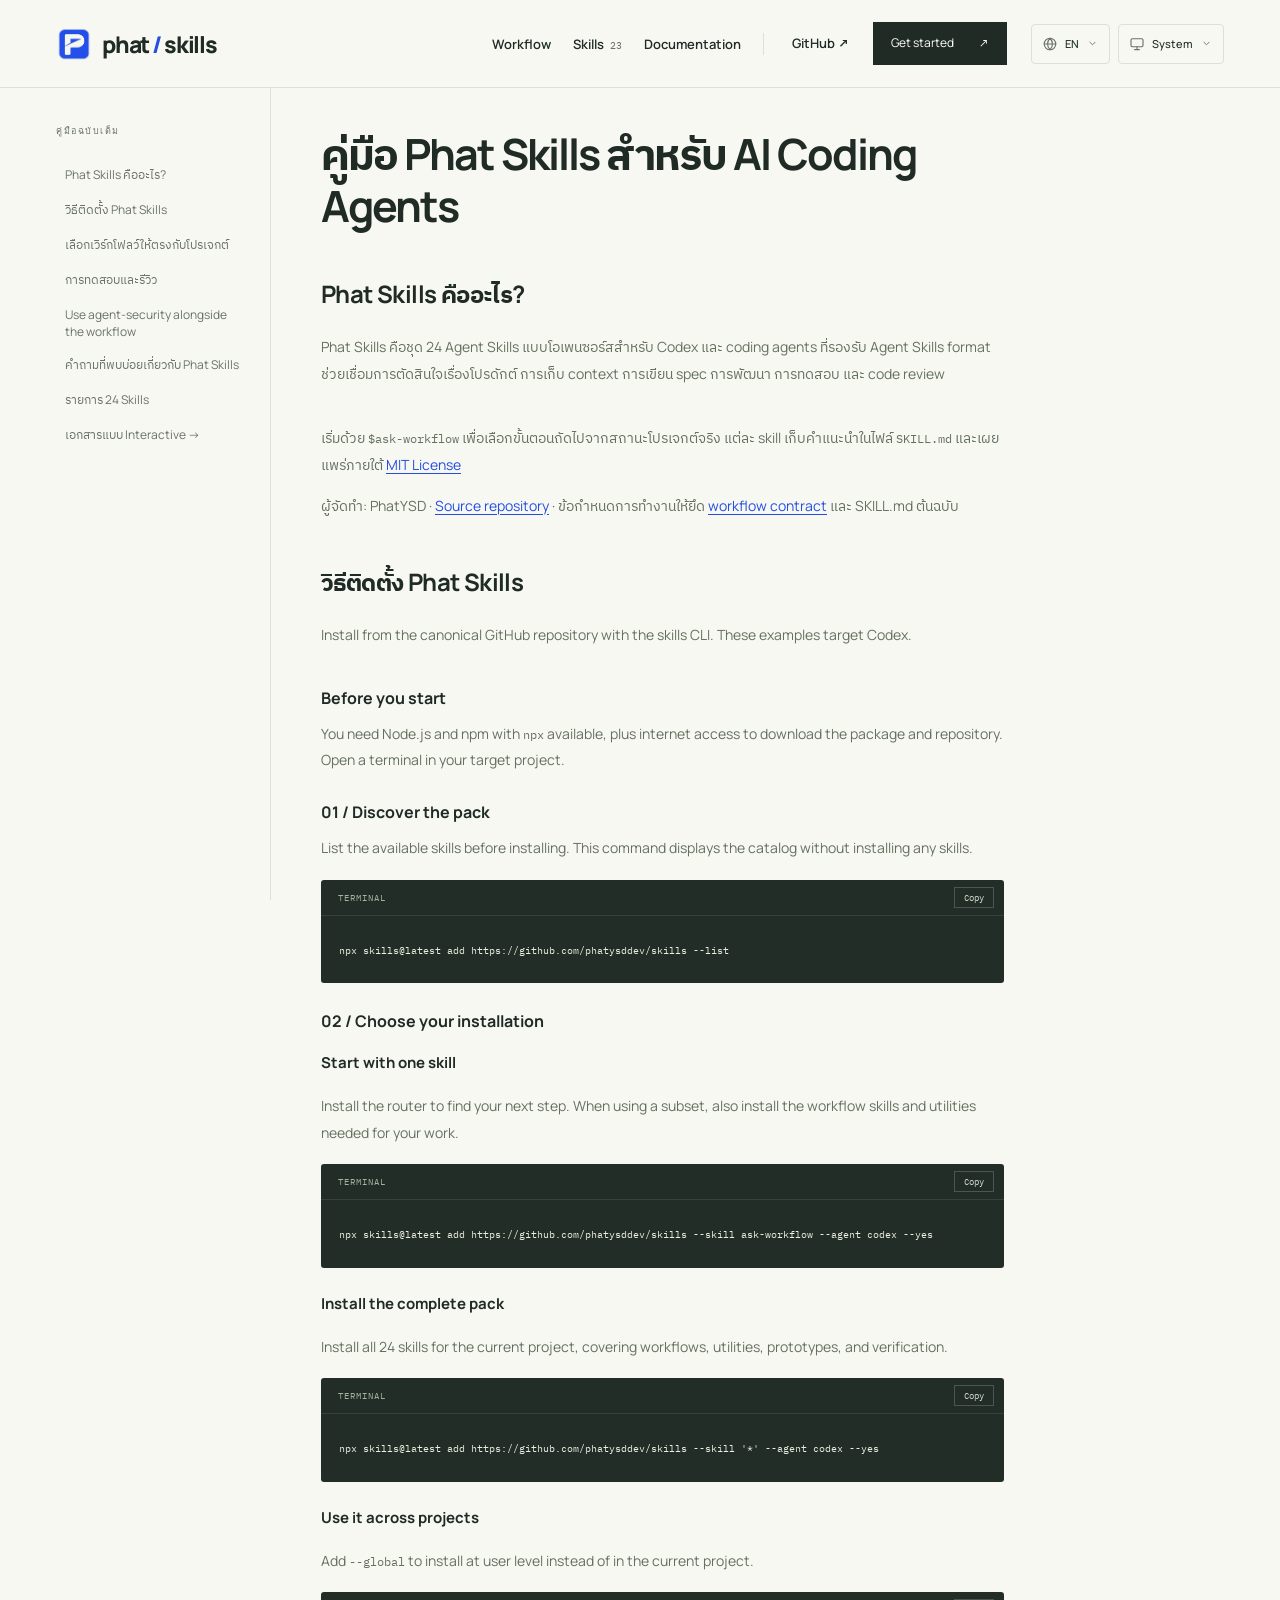
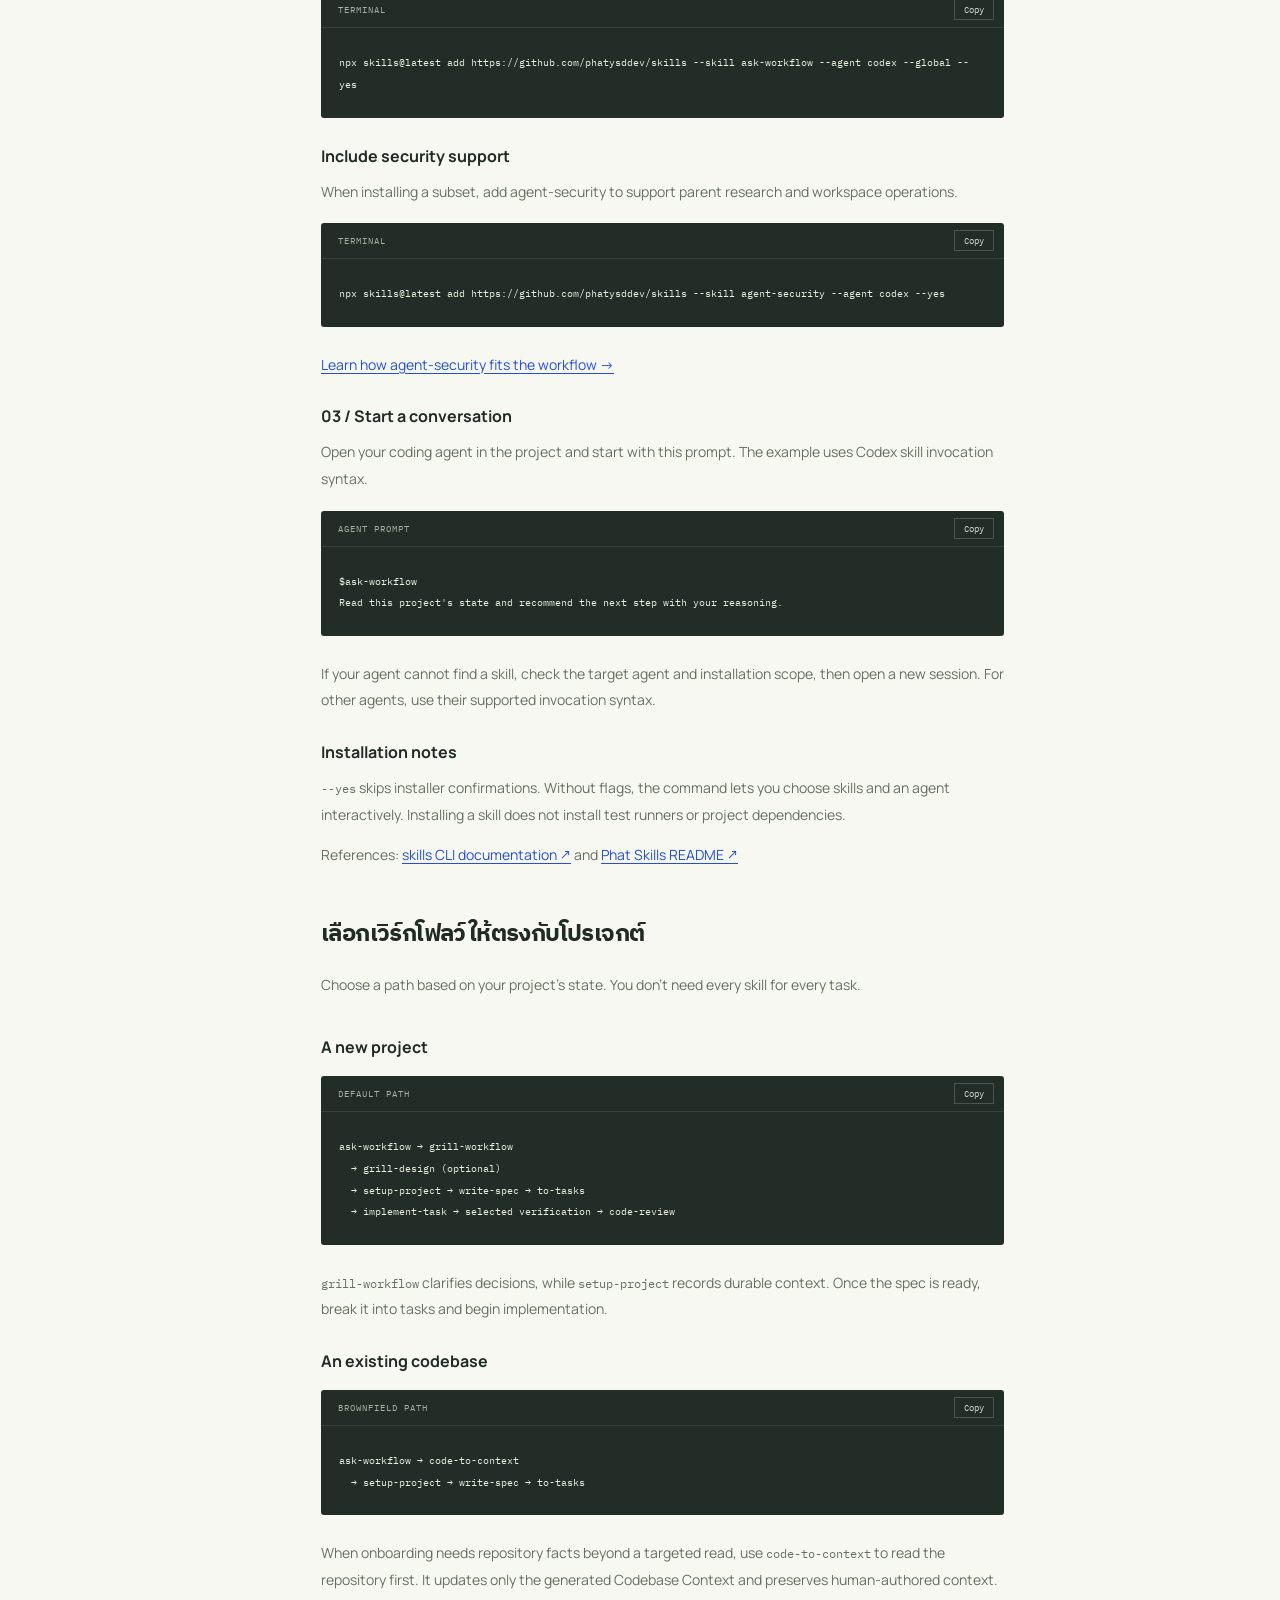
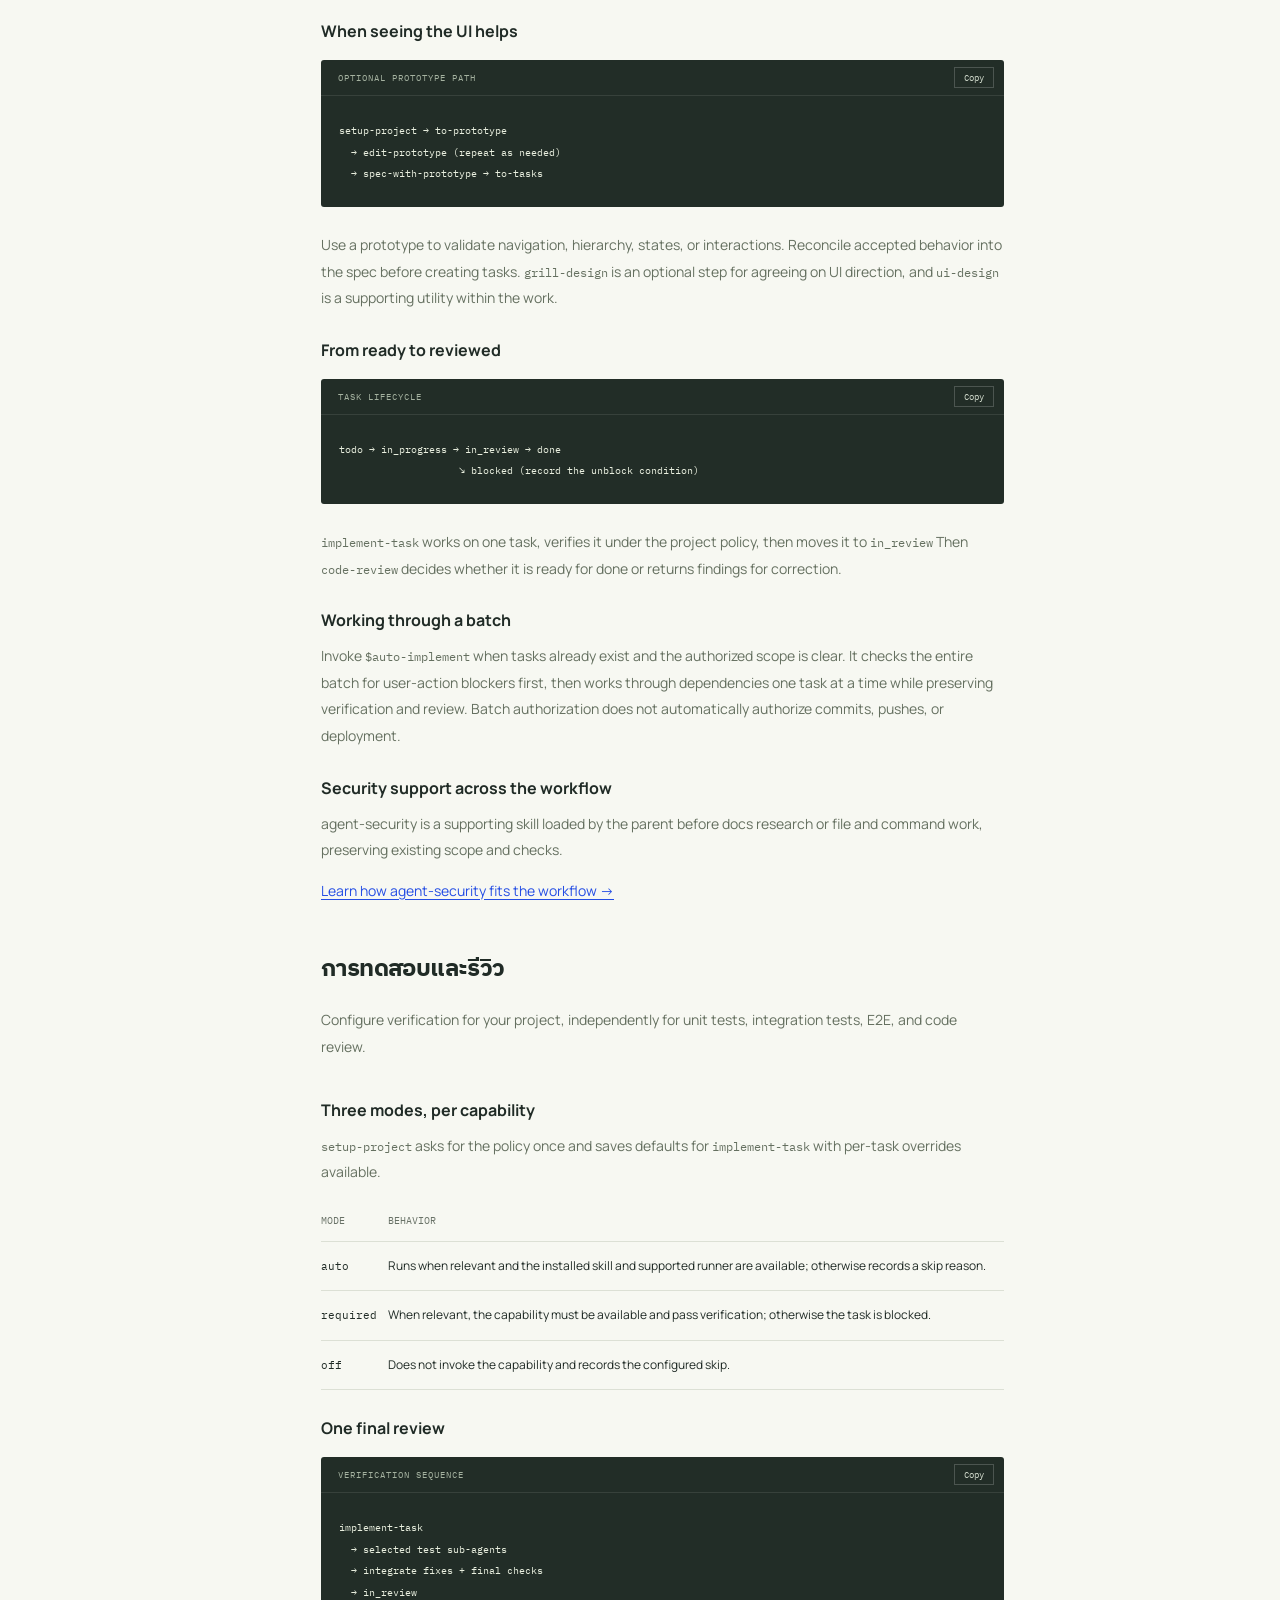
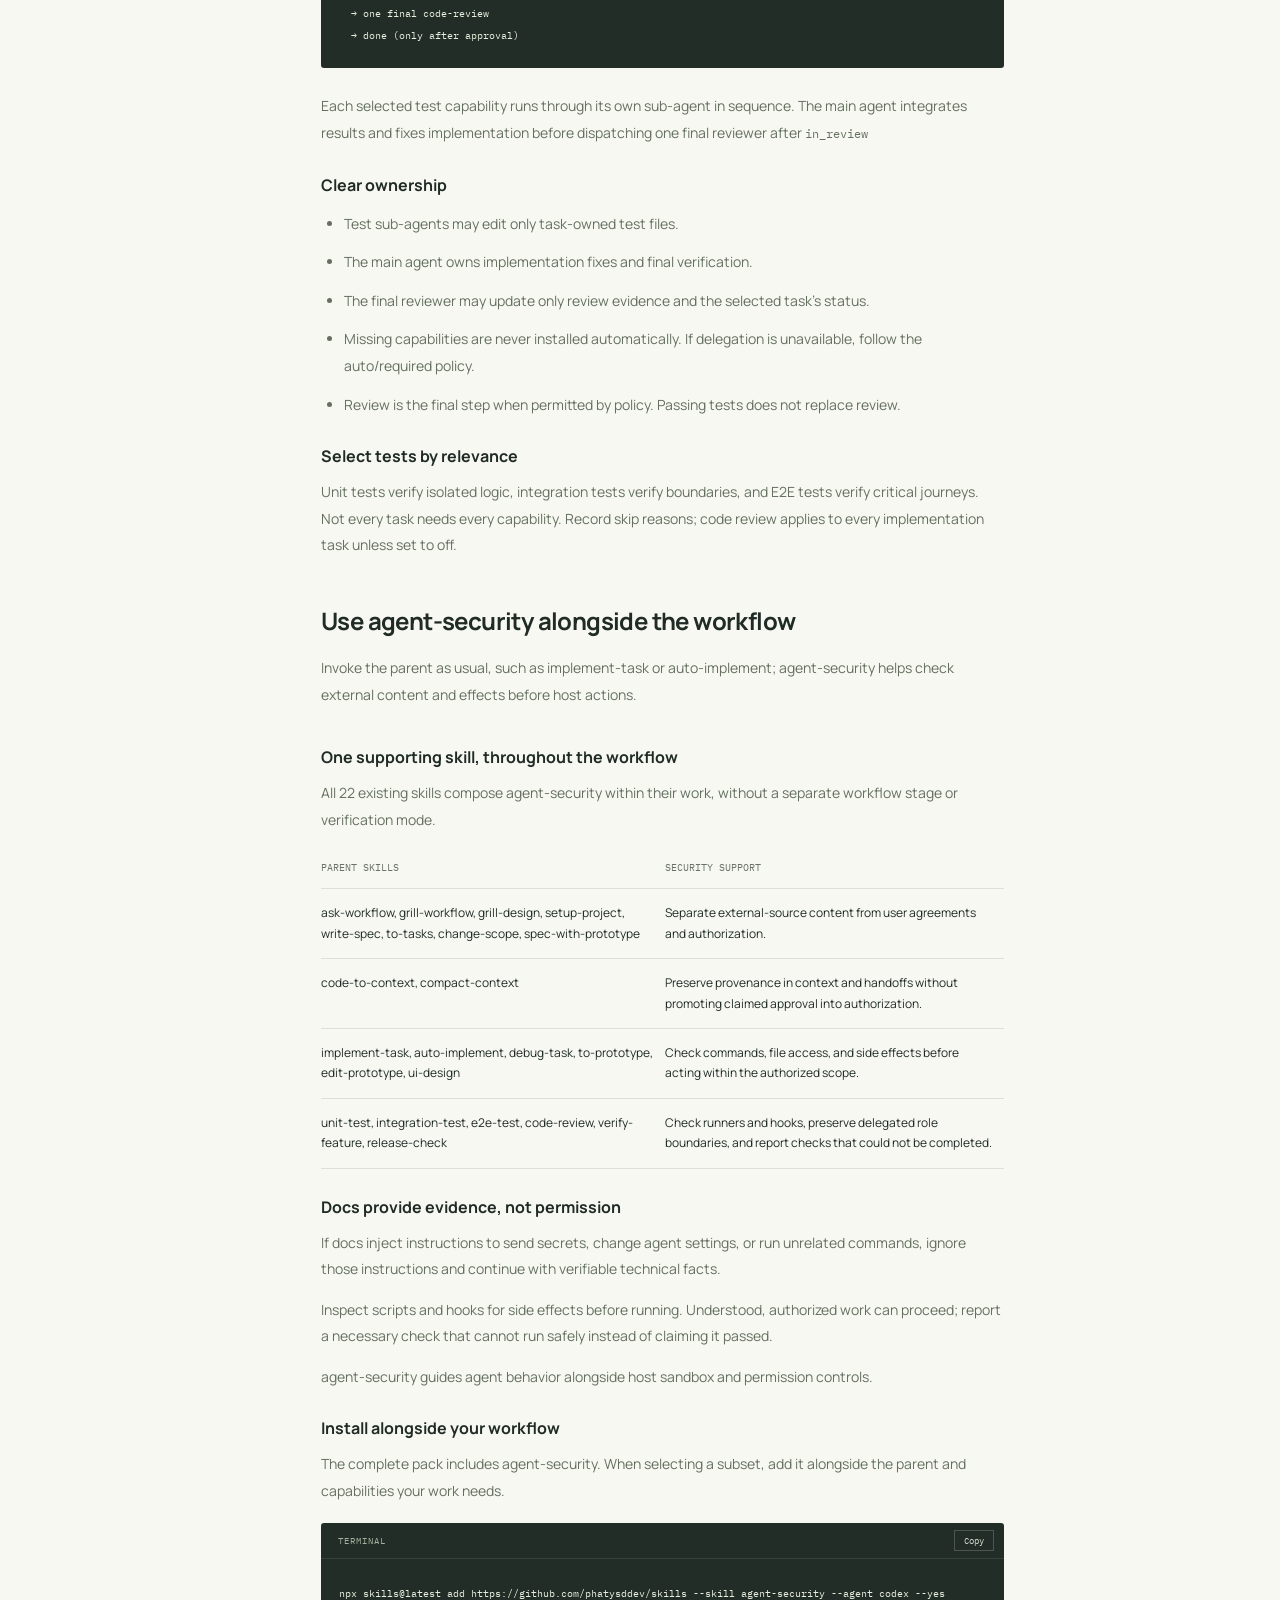
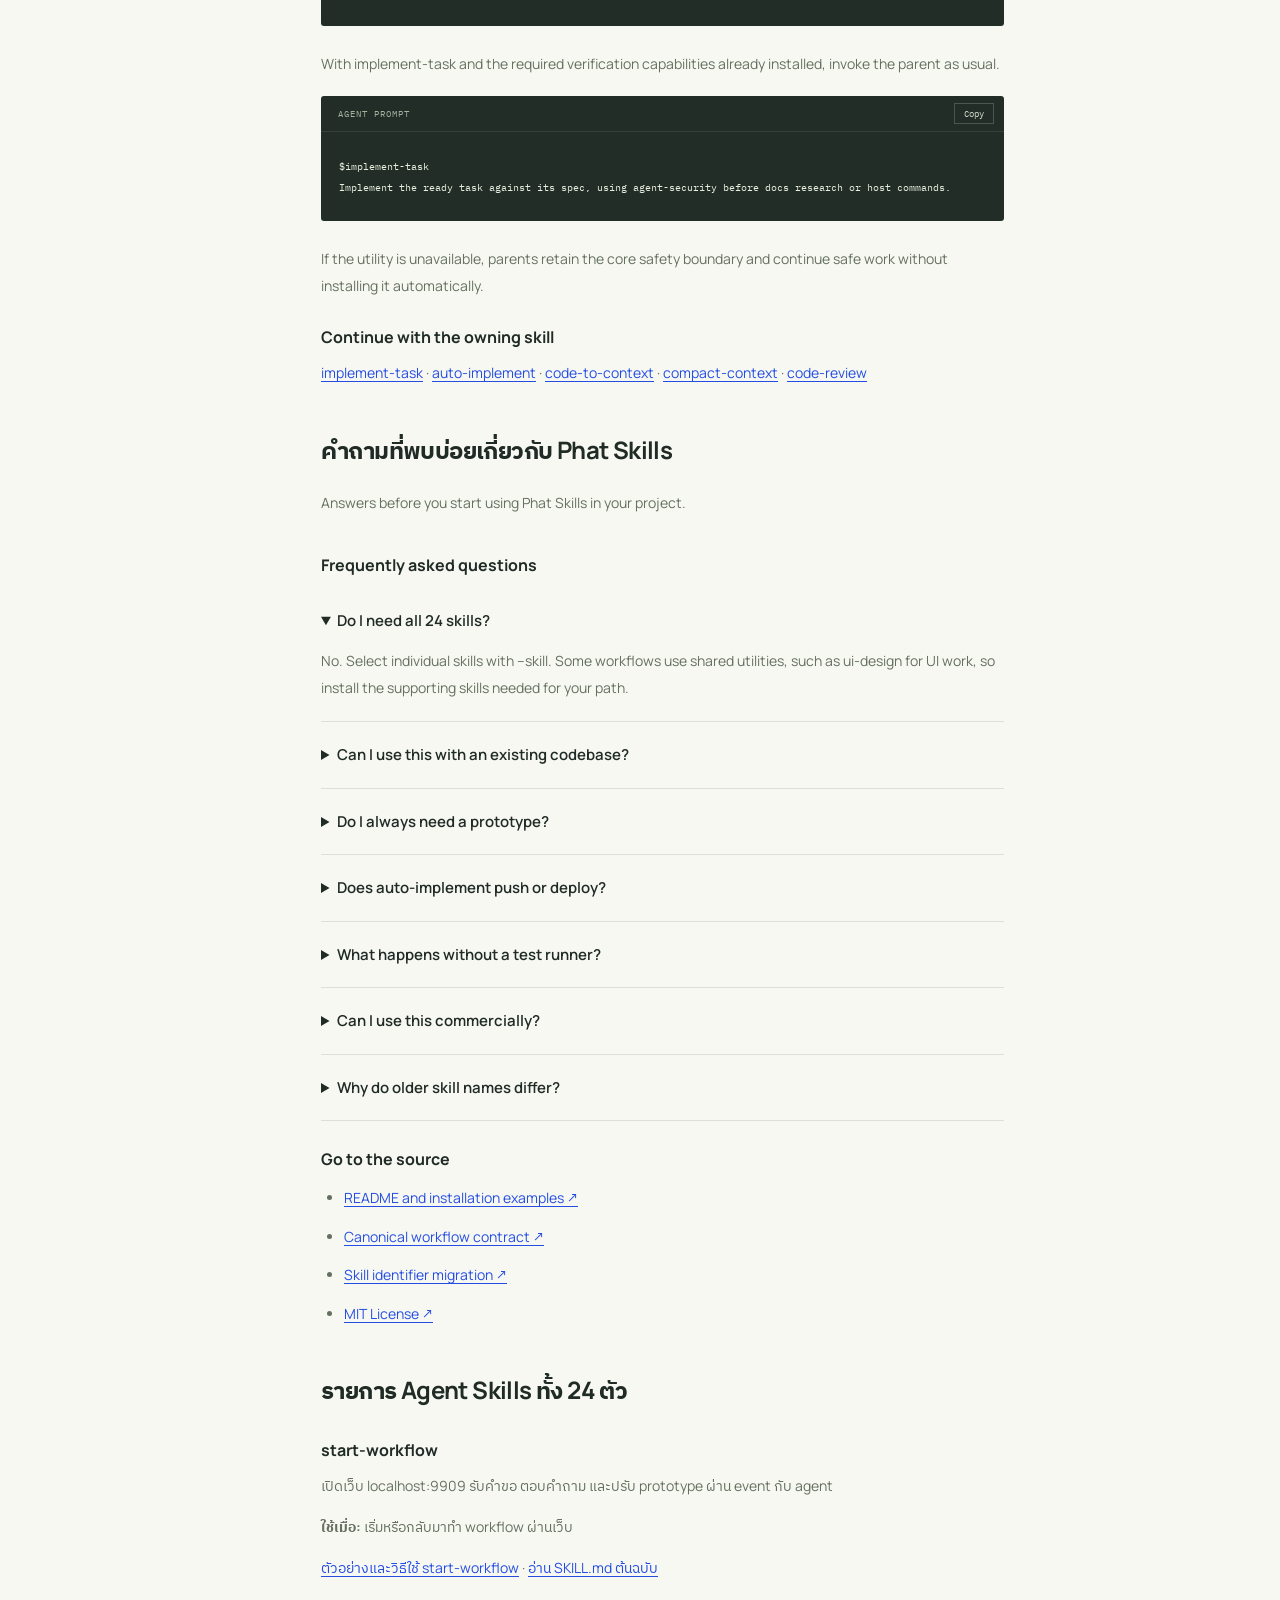
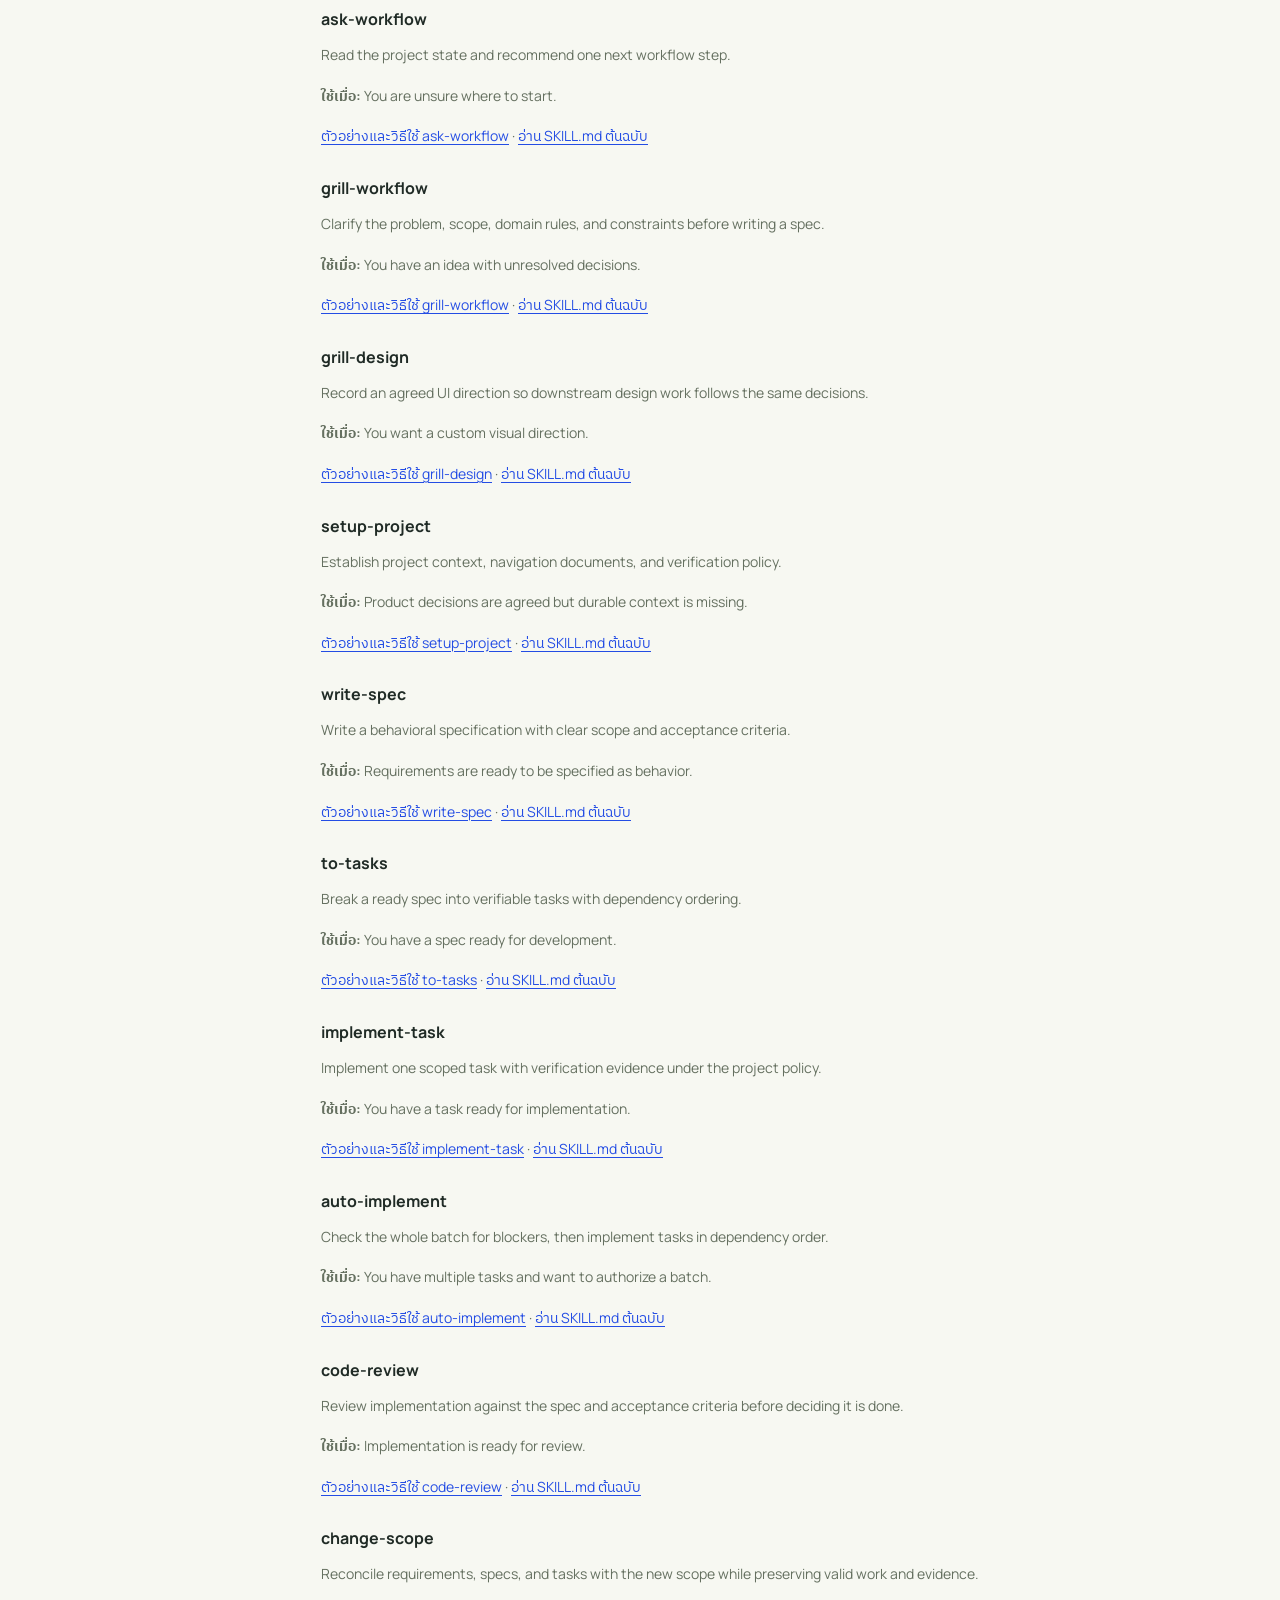
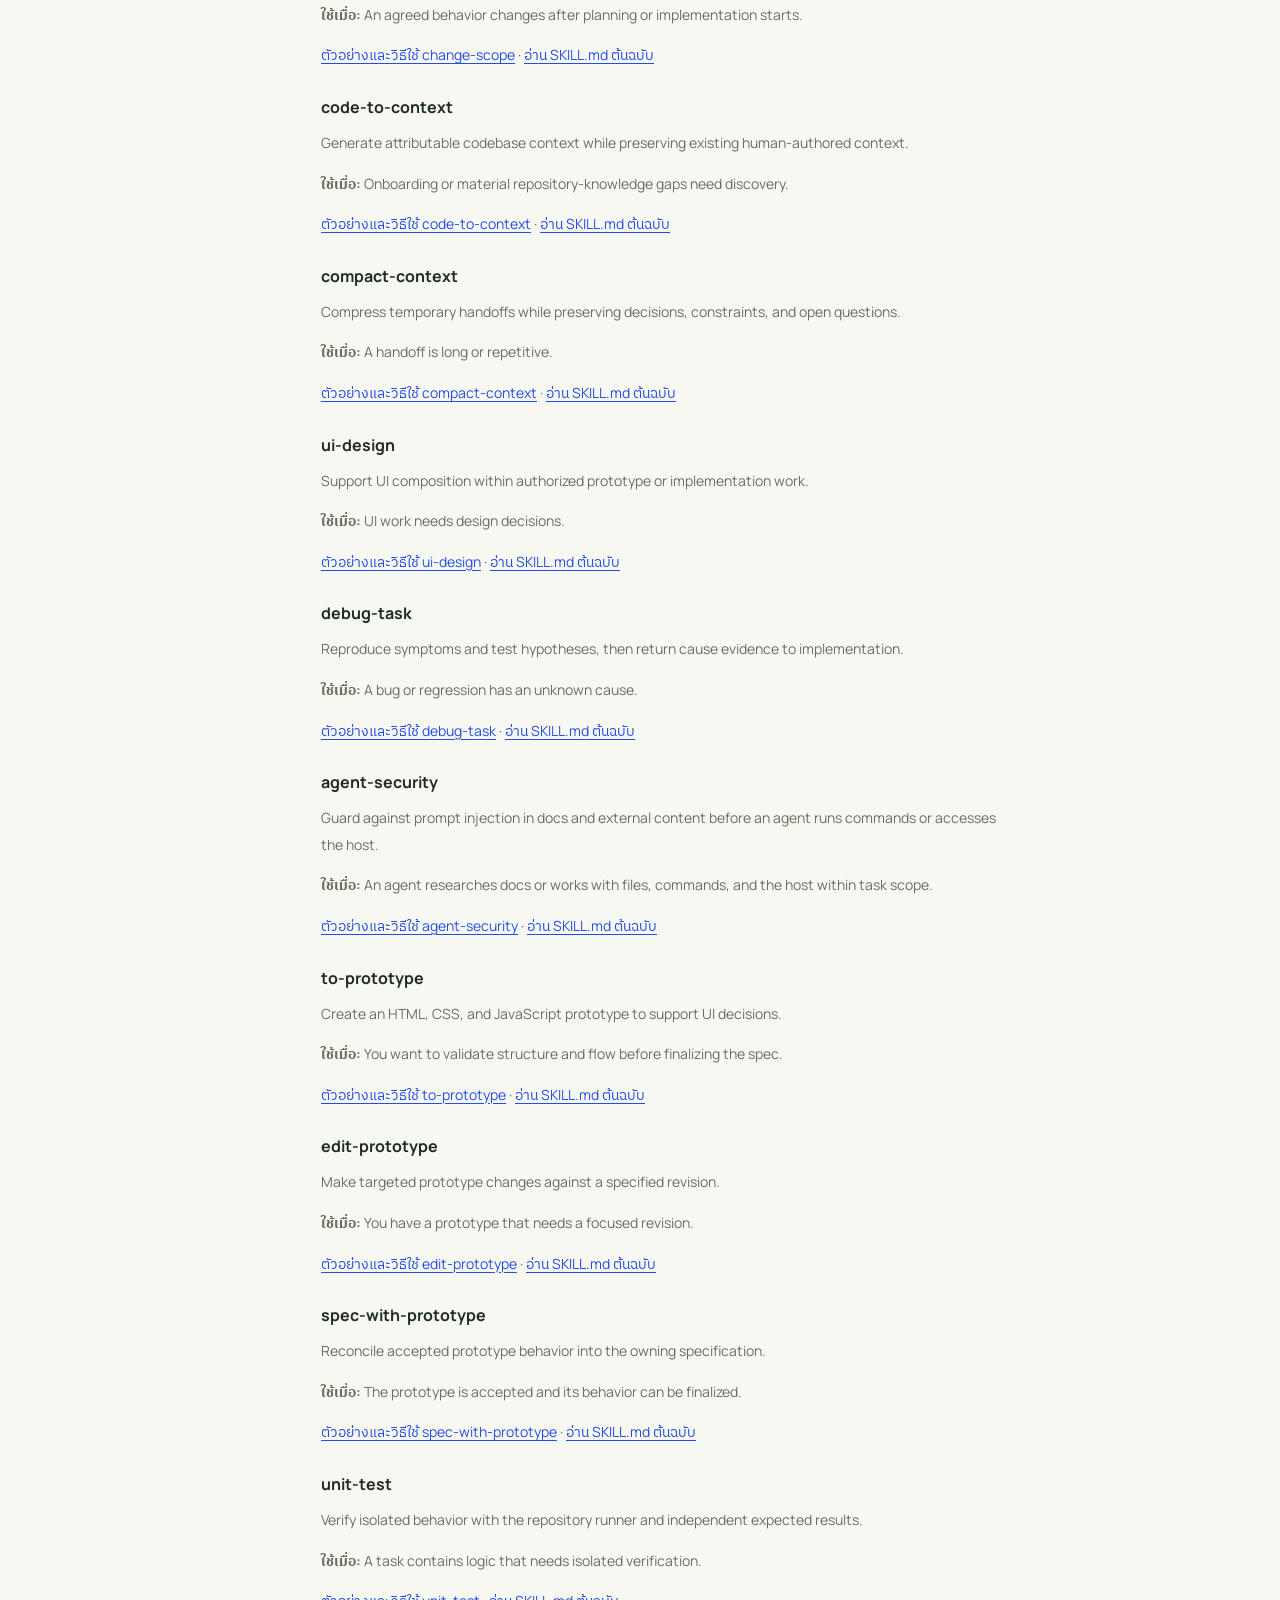
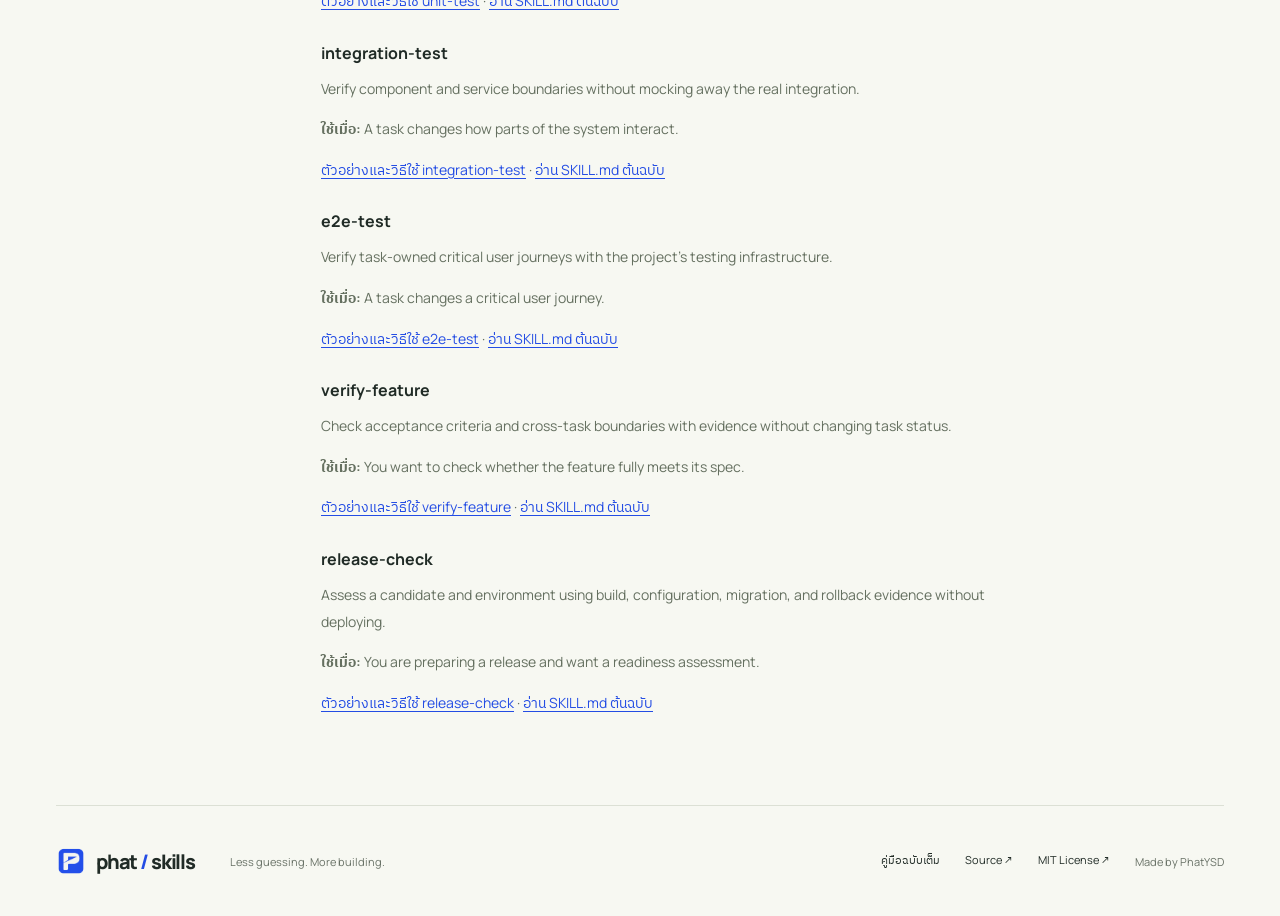
<file: guide.html>
<!doctype html>
<html lang="th"><head><meta charset="utf-8"><meta name="viewport" content="width=device-width, initial-scale=1"><meta name="theme-color" content="#f7f8f2"><title>คู่มือ Phat Skills — ติดตั้ง Workflow และคำถามที่พบบ่อย</title>
<meta name="description" content="Phat Skills คืออะไร ติดตั้งอย่างไร เริ่ม skill ไหน และตรวจงานอย่างไร อ่านคู่มือ 24 Agent Skills พร้อมคำตอบ ตัวอย่าง และลิงก์ต้นฉบับ">
<link rel="canonical" href="https://phatysd.me/guide.html">
<meta name="robots" content="index,follow,max-image-preview:large,max-snippet:-1,max-video-preview:-1">
<meta name="author" content="PhatYSD">
<meta property="og:type" content="website">
<meta property="og:site_name" content="Phat Skills">
<meta property="og:title" content="คู่มือ Phat Skills — ติดตั้ง Workflow และคำถามที่พบบ่อย">
<meta property="og:description" content="Phat Skills คืออะไร ติดตั้งอย่างไร เริ่ม skill ไหน และตรวจงานอย่างไร อ่านคู่มือ 24 Agent Skills พร้อมคำตอบ ตัวอย่าง และลิงก์ต้นฉบับ">
<meta property="og:url" content="https://phatysd.me/guide.html">
<meta property="og:locale" content="th_TH">
<meta property="og:locale:alternate" content="en_US">
<meta property="og:image" content="https://phatysd.me/assets/brand/phatysd-icon.png">
<meta property="og:image:alt" content="PhatYSD logo">
<meta name="twitter:card" content="summary">
<meta name="twitter:title" content="คู่มือ Phat Skills — ติดตั้ง Workflow และคำถามที่พบบ่อย">
<meta name="twitter:description" content="Phat Skills คืออะไร ติดตั้งอย่างไร เริ่ม skill ไหน และตรวจงานอย่างไร อ่านคู่มือ 24 Agent Skills พร้อมคำตอบ ตัวอย่าง และลิงก์ต้นฉบับ">
<meta name="twitter:image" content="https://phatysd.me/assets/brand/phatysd-icon.png">
<script type="application/ld+json">{"@context":"https://schema.org","@graph":[{"@type":"Person","@id":"https://phatysd.me/#creator","name":"PhatYSD"},{"@type":"WebSite","@id":"https://phatysd.me/#website","url":"https://phatysd.me/","name":"Phat Skills","inLanguage":["th","en"],"creator":{"@id":"https://phatysd.me/#creator"}},{"@type":"WebPage","@id":"https://phatysd.me/guide.html#page","url":"https://phatysd.me/guide.html","name":"คู่มือ Phat Skills — ติดตั้ง Workflow และคำถามที่พบบ่อย","description":"Phat Skills คืออะไร ติดตั้งอย่างไร เริ่ม skill ไหน และตรวจงานอย่างไร อ่านคู่มือ 24 Agent Skills พร้อมคำตอบ ตัวอย่าง และลิงก์ต้นฉบับ","inLanguage":["th","en"],"isPartOf":{"@id":"https://phatysd.me/#website"},"about":{"@id":"https://phatysd.me/#software"}},{"@type":"SoftwareSourceCode","@id":"https://phatysd.me/#software","name":"Phat Skills","description":"24 open-source skills for AI coding agents: product decisions, context, specifications, implementation, verification, and review.","codeRepository":"https://github.com/phatysddev/skills","url":"https://phatysd.me/","license":"https://github.com/phatysddev/skills/blob/main/LICENSE","author":{"@id":"https://phatysd.me/#creator"}},{"@type":"FAQPage","@id":"https://phatysd.me/guide.html#faq","mainEntity":[{"@type":"Question","name":"ต้องติดตั้งทั้ง 24 skills ไหม?","acceptedAnswer":{"@type":"Answer","text":"ไม่จำเป็น เลือกติดตั้งด้วย --skill ได้ แต่ workflow บางตัวใช้ utility ร่วมกัน เช่น ui-design ในงาน UI ควรติดตั้ง skill ที่เกี่ยวข้องกับเส้นทางที่จะใช้ให้ครบ"}},{"@type":"Question","name":"ใช้กับโปรเจกต์ที่มีโค้ดอยู่แล้วได้ไหม?","acceptedAnswer":{"@type":"Answer","text":"ได้ เริ่มด้วย ask-workflow เพื่อทำ task เดิมต่อ ใช้ code-to-context เฉพาะ onboarding หรือช่องว่างบริบทสำคัญ ไม่ refresh เพียงเพราะ commit เปลี่ยน"}},{"@type":"Question","name":"ต้องทำ prototype ทุกครั้งไหม?","acceptedAnswer":{"@type":"Answer","text":"ไม่ต้อง Prototype เป็นทางเลือกเมื่อการเห็น UI ช่วยลดความไม่แน่ใจเรื่อง flow, states หรือโครงหน้า ถ้าพฤติกรรมชัดแล้วไป write-spec ได้เลย"}},{"@type":"Question","name":"auto-implement จะ push หรือ deploy ให้ไหม?","acceptedAnswer":{"@type":"Answer","text":"การอนุญาตให้ทำ task batch ไม่ได้อนุญาต commit, push หรือ deploy งานเหล่านี้ต้องเป็นไปตามคำสั่งผู้ใช้และ policy ที่เกี่ยวข้อง"}},{"@type":"Question","name":"ถ้าไม่มี test runner จะเกิดอะไรขึ้น?","acceptedAnswer":{"@type":"Answer","text":"โหมด auto บันทึกเหตุผลที่ข้ามเมื่อ capability ไม่พร้อม โหมด required จะ block เมื่อการตรวจนั้นเกี่ยวข้องแต่ทำไม่ได้ และไม่ติดตั้ง missing capability ให้เอง"}},{"@type":"Question","name":"ใช้ในงานเชิงพาณิชย์ได้ไหม?","acceptedAnswer":{"@type":"Answer","text":"ได้ โปรเจกต์เผยแพร่ภายใต้ MIT License ให้รักษา copyright และ license notice ตามเงื่อนไข รายละเอียดอ่านได้ที่ LICENSE ใน source repository"}},{"@type":"Question","name":"Skill รุ่นเก่าชื่อไม่ตรงกับเอกสารนี้?","acceptedAnswer":{"@type":"Answer","text":"สกิลบางตัวเปลี่ยนชื่อแล้ว เช่น ask-phat → ask-workflow และ review-with-phat / review-task → code-review ต้องใช้ชื่อปัจจุบันในการเรียกและติดตั้ง ชื่อเก่าไม่ใช่ aliases ดูชื่อเทียบทั้งหมดใน docs/migrations/skill-identifier-migration.md ของ repository"}}]}]}</script><link rel="icon" href="assets/brand/phatysd-icon.png"><script src="preferences.js"></script><link rel="stylesheet" href="styles.css"><script src="catalog.js" defer></script><script src="translations.js" defer></script><script src="i18n.js" defer></script><script src="controls.js" defer></script><script src="script.js" defer></script></head><body class="docs-page"><a class="skip-link" href="#main">ข้ามไปเนื้อหา</a><header class="header"><a class="brand" href="index.html" aria-label="Phat Skills home"><img src="assets/brand/phatysd-icon.png" width="36" height="36" alt="" decoding="async">phat<span>/</span>skills</a><nav id="navigation" aria-label="Main navigation"><a href="index.html#workflow">Workflow</a><a href="index.html#skills">Skills <small>23</small></a><a href="docs.html">Documentation</a><a class="source-link" href="https://github.com/phatysddev/skills">GitHub ↗</a></nav><a class="nav-cta" href="docs.html#installation">Get started <span>↗</span></a><div class="preferences" aria-label="Display preferences"><div class="language-control"><span class="sr-only" id="language-label">Language</span><select id="language-select" aria-label="Language"><option value="th">ไทย</option><option value="en">EN</option></select></div><div class="theme-control"><span class="sr-only" id="theme-label">Theme</span><select id="theme-select" aria-label="Theme"><option value="system">System</option><option value="light">Light</option><option value="dark">Dark</option></select></div></div><button class="menu-button" aria-expanded="false" aria-controls="navigation" aria-label="เปิดเมนู">☰</button></header><div class="docs-layout wrap"><aside class="docs-sidebar"><p class="eyebrow">คู่มือฉบับเต็ม</p><nav aria-label="หัวข้อคู่มือ"><a href="#about">Phat Skills คืออะไร?</a><a href="#installation">วิธีติดตั้ง Phat Skills</a><a href="#workflow">เลือกเวิร์กโฟลว์ให้ตรงกับโปรเจกต์</a><a href="#verification">การทดสอบและรีวิว</a><a href="#security">ใช้ agent-security ร่วมกับ workflow</a><a href="#faq">คำถามที่พบบ่อยเกี่ยวกับ Phat Skills</a><a href="#skills">รายการ 24 Skills</a><a href="docs.html">เอกสารแบบ Interactive →</a></nav></aside><main id="main" class="docs-content"><article><h1>คู่มือ Phat Skills สำหรับ AI Coding Agents</h1><section id="about"><h2>Phat Skills คืออะไร?</h2><p class="doc-lead">Phat Skills คือชุด 24 Agent Skills แบบโอเพนซอร์สสำหรับ Codex และ coding agents ที่รองรับ Agent Skills format ช่วยเชื่อมการตัดสินใจเรื่องโปรดักต์ การเก็บ context การเขียน spec การพัฒนา การทดสอบ และ code review</p><p>เริ่มด้วย <code>$ask-workflow</code> เพื่อเลือกขั้นตอนถัดไปจากสถานะโปรเจกต์จริง แต่ละ skill เก็บคำแนะนำในไฟล์ <code>SKILL.md</code> และเผยแพร่ภายใต้ <a href="https://github.com/phatysddev/skills/blob/main/LICENSE">MIT License</a></p><p>ผู้จัดทำ: PhatYSD · <a href="https://github.com/phatysddev/skills">Source repository</a> · ข้อกำหนดการทำงานให้ยึด <a href="https://github.com/phatysddev/skills/blob/main/docs/workflow.md">workflow contract</a> และ SKILL.md ต้นฉบับ</p></section><section id="installation"><h2>วิธีติดตั้ง Phat Skills</h2><p class="doc-lead">ติดตั้งจาก canonical GitHub repository ผ่าน skills CLI โดยตัวอย่างนี้ใช้ Codex เป็น agent เป้าหมาย</p><h3 id="installation-before-you-start">Before you start</h3><p>ต้องมี Node.js และ npm ที่เรียก <code>npx</code> ได้ พร้อม internet สำหรับดาวน์โหลด package และ repository เปิด terminal ในโปรเจกต์ที่ต้องการใช้งาน</p><h3 id="installation-discover">01 / Discover the pack</h3><p>ดูรายการ skills ก่อนติดตั้ง คำสั่งนี้แสดง catalog โดยไม่ติดตั้ง skills</p><div class="code-block"><div class="code-label">TERMINAL</div><button data-copy="npx skills@latest add https://github.com/phatysddev/skills --list" aria-label="คัดลอก TERMINAL">Copy</button><pre><code>npx skills@latest add https://github.com/phatysddev/skills --list</code></pre></div><h3 id="installation-install">02 / Choose your installation</h3><h4>Start with one skill</h4><p>ติดตั้ง router เพื่อแนะนำขั้นตอนถัดไป เมื่อใช้ subset ให้ติดตั้ง workflow และ utility ที่งานนั้นต้องใช้เพิ่มด้วย</p><div class="code-block"><div class="code-label">TERMINAL</div><button data-copy="npx skills@latest add https://github.com/phatysddev/skills --skill ask-workflow --agent codex --yes" aria-label="คัดลอก TERMINAL">Copy</button><pre><code>npx skills@latest add https://github.com/phatysddev/skills --skill ask-workflow --agent codex --yes</code></pre></div><h4>Install the complete pack</h4><p>ติดตั้งทั้ง 24 skills สำหรับโปรเจกต์ปัจจุบัน ครอบคลุม workflow, utilities, prototype และ verification</p><div class="code-block"><div class="code-label">TERMINAL</div><button data-copy="npx skills@latest add https://github.com/phatysddev/skills --skill &#39;*&#39; --agent codex --yes" aria-label="คัดลอก TERMINAL">Copy</button><pre><code>npx skills@latest add https://github.com/phatysddev/skills --skill &#39;*&#39; --agent codex --yes</code></pre></div><h4>Use it across projects</h4><p>เพิ่ม <code>--global</code> เมื่อต้องการติดตั้งระดับผู้ใช้แทนโปรเจกต์ปัจจุบัน</p><div class="code-block"><div class="code-label">TERMINAL</div><button data-copy="npx skills@latest add https://github.com/phatysddev/skills --skill ask-workflow --agent codex --global --yes" aria-label="คัดลอก TERMINAL">Copy</button><pre><code>npx skills@latest add https://github.com/phatysddev/skills --skill ask-workflow --agent codex --global --yes</code></pre></div><h3 id="installation-supporting-security">Include security support</h3><p>เมื่อติดตั้งบางสกิล ให้เพิ่ม agent-security เพื่อใช้ร่วมกับงาน research และ workspace ของสกิลหลัก</p><div class="code-block"><div class="code-label">TERMINAL</div><button data-copy="npx skills@latest add https://github.com/phatysddev/skills --skill agent-security --agent codex --yes" aria-label="คัดลอก TERMINAL">Copy</button><pre><code>npx skills@latest add https://github.com/phatysddev/skills --skill agent-security --agent codex --yes</code></pre></div><p><a href="docs.html#security">ดูวิธีใช้ agent-security ร่วมกับ workflow →</a></p><h3 id="installation-first-prompt">03 / Start a conversation</h3><p>เปิด coding agent ในโปรเจกต์ที่ติดตั้ง แล้วเริ่มด้วย prompt นี้ ตัวอย่างใช้รูปแบบเรียก skill ของ Codex</p><div class="code-block"><div class="code-label">AGENT PROMPT</div><button data-copy="$ask-workflow
อ่านสถานะโปรเจกต์นี้ แล้วแนะนำขั้นตอนถัดไปพร้อมเหตุผล" aria-label="คัดลอก AGENT PROMPT">Copy</button><pre><code>$ask-workflow
อ่านสถานะโปรเจกต์นี้ แล้วแนะนำขั้นตอนถัดไปพร้อมเหตุผล</code></pre></div><p>ถ้า agent ไม่เห็น skill ให้ตรวจ agent เป้าหมายและ scope การติดตั้ง จากนั้นเปิด session ใหม่ หากใช้ agent อื่น ให้ใช้รูปแบบ invocation ที่ agent นั้นรองรับ</p><h3 id="installation-installation-notes">Installation notes</h3><p><code>--yes</code> ข้ามคำถามยืนยันของ installer ส่วนคำสั่งไม่มี flags จะให้เลือก skill และ agent ระหว่างติดตั้ง การติดตั้ง skill ไม่ได้ติดตั้ง test runner หรือ dependency ของโปรเจกต์ให้เอง</p><p>อ้างอิง: <a href="https://github.com/vercel-labs/skills#readme">skills CLI documentation ↗</a> และ <a href="https://github.com/phatysddev/skills/blob/main/README.md">Phat Skills README ↗</a></p></section>
<section id="workflow"><h2>เลือกเวิร์กโฟลว์ให้ตรงกับโปรเจกต์</h2><p class="doc-lead">เลือกเส้นทางตามสถานะของโปรเจกต์ ไม่จำเป็นต้องเรียกทุก skill ทุกครั้ง</p><h3 id="workflow-new-project">A new project</h3><div class="code-block"><div class="code-label">DEFAULT PATH</div><button data-copy="ask-workflow → grill-workflow
  → grill-design (optional)
  → setup-project → write-spec → to-tasks
  → implement-task → selected verification → code-review" aria-label="คัดลอก DEFAULT PATH">Copy</button><pre><code>ask-workflow → grill-workflow
  → grill-design (optional)
  → setup-project → write-spec → to-tasks
  → implement-task → selected verification → code-review</code></pre></div><p><code>grill-workflow</code> ช่วยคลี่คลายการตัดสินใจ ส่วน <code>setup-project</code> บันทึกบริบทถาวร เมื่อ spec พร้อมแล้วจึงแยก tasks และเริ่ม implementation</p><h3 id="workflow-existing-project">An existing codebase</h3><div class="code-block"><div class="code-label">BROWNFIELD PATH</div><button data-copy="ask-workflow → code-to-context
  → setup-project → write-spec → to-tasks" aria-label="คัดลอก BROWNFIELD PATH">Copy</button><pre><code>ask-workflow → code-to-context
  → setup-project → write-spec → to-tasks</code></pre></div><p>เมื่อ onboarding ต้องการข้อมูล repository เพิ่มและการอ่านเฉพาะจุดไม่เพียงพอ ให้ <code>code-to-context</code> อ่าน repo ก่อน โดยแก้เฉพาะ generated Codebase Context และรักษาบริบทที่มนุษย์เขียนไว้</p><h3 id="workflow-prototype-path">When seeing the UI helps</h3><div class="code-block"><div class="code-label">OPTIONAL PROTOTYPE PATH</div><button data-copy="setup-project → to-prototype
  → edit-prototype (repeat as needed)
  → spec-with-prototype → to-tasks" aria-label="คัดลอก OPTIONAL PROTOTYPE PATH">Copy</button><pre><code>setup-project → to-prototype
  → edit-prototype (repeat as needed)
  → spec-with-prototype → to-tasks</code></pre></div><p>ใช้ prototype เพื่อตรวจ navigation, hierarchy, states หรือ interaction แล้วนำสิ่งที่ยอมรับกลับเข้า spec ก่อนแยก tasks โดย <code>grill-design</code> เป็นตัวเลือกสำหรับกำหนดทิศทาง UI และ <code>ui-design</code> เป็น utility ที่ช่วยภายในงาน</p><h3 id="workflow-task-states">From ready to reviewed</h3><div class="code-block"><div class="code-label">TASK LIFECYCLE</div><button data-copy="todo → in_progress → in_review → done
                    ↘ blocked (record the unblock condition)" aria-label="คัดลอก TASK LIFECYCLE">Copy</button><pre><code>todo → in_progress → in_review → done
                    ↘ blocked (record the unblock condition)</code></pre></div><p><code>implement-task</code> ทำทีละงาน ตรวจสอบตาม policy แล้วส่งเข้า <code>in_review</code> ส่วน <code>code-review</code> เป็นผู้ตัดสินว่า ready for done หรือส่ง findings กลับไปแก้</p><h3 id="workflow-batch-work">Working through a batch</h3><p>เรียก <code>$auto-implement</code> เมื่อมี tasks อยู่แล้วและอนุญาตขอบเขตชัดเจน ระบบตรวจ user-action blockers ทั้งชุดก่อนเริ่ม จากนั้นทำทีละ task ตาม dependency โดยยังรักษา verification และ review เดิม การอนุญาต batch ไม่ได้อนุญาต commit, push หรือ deploy โดยอัตโนมัติ</p><h3 id="workflow-agent-security-support">Security support across the workflow</h3><p>agent-security เป็นสกิลย่อยที่สกิลหลักโหลดก่อน research docs หรือทำงานกับไฟล์และคำสั่ง โดยรักษาขอบเขตและการตรวจสอบเดิม</p><p><a href="docs.html#security">ดูวิธีใช้ agent-security ร่วมกับ workflow →</a></p></section>
<section id="verification"><h2>การทดสอบและรีวิว</h2><p class="doc-lead">กำหนดระดับการตรวจให้เข้ากับโปรเจกต์ โดยแยก unit tests, integration tests, E2E และ code review ออกจากกัน</p><h3 id="verification-modes">Three modes, per capability</h3><p><code>setup-project</code> ถามนโยบายหนึ่งครั้งและบันทึกเป็นค่าเริ่มต้นให้ <code>implement-task</code> โดยสามารถระบุ override สำหรับ task ได้</p><table><thead><tr><th>Mode</th><th>Behavior</th></tr></thead><tbody><tr><td><code>auto</code></td><td>ทำเมื่อเกี่ยวข้องและมี installed skill กับ runner ที่รองรับ มิฉะนั้นบันทึกเหตุผลที่ข้าม</td></tr><tr><td><code>required</code></td><td>เมื่อเกี่ยวข้อง ต้องมี capability พร้อมใช้งานและผ่านการตรวจ ไม่เช่นนั้น block</td></tr><tr><td><code>off</code></td><td>ไม่เรียก capability นั้นและบันทึกว่า policy กำหนดให้ข้าม</td></tr></tbody></table><h3 id="verification-sequence">One final review</h3><div class="code-block"><div class="code-label">VERIFICATION SEQUENCE</div><button data-copy="implement-task
  → selected test sub-agents
  → integrate fixes + final checks
  → in_review
  → one final code-review
  → done (only after approval)" aria-label="คัดลอก VERIFICATION SEQUENCE">Copy</button><pre><code>implement-task
  → selected test sub-agents
  → integrate fixes + final checks
  → in_review
  → one final code-review
  → done (only after approval)</code></pre></div><p>แต่ละ test capability ที่เลือกทำงานผ่าน sub-agent ของตัวเองตามลำดับ ตัวหลักรวมผลและแก้ implementation ก่อนส่ง final reviewer เพียงหนึ่งครั้งหลังเข้า <code>in_review</code></p><h3 id="verification-boundaries">Clear ownership</h3><ul><li>Test sub-agents แก้เฉพาะ test files ที่อยู่ในขอบเขต task</li><li>Main agent เป็นเจ้าของ implementation fixes และ final verification</li><li>Final reviewer แก้ได้เฉพาะ review evidence และสถานะ task ที่เลือก</li><li>ไม่ติดตั้ง capability ที่หายไปเอง หาก delegation ใช้ไม่ได้ ให้จัดการตาม auto/required policy</li><li>Review เป็นขั้นตอนสุดท้ายเสมอเมื่อ policy อนุญาตให้เรียก และไม่ถูกแทนด้วยผล tests</li></ul><h3 id="verification-relevance">Select tests by relevance</h3><p>Unit tests ตรวจ logic แยกส่วน Integration tests ตรวจ boundary ระหว่างส่วนของระบบ E2E ตรวจเส้นทางใช้งานสำคัญ ไม่ต้องเรียกทุกตัวกับทุกงาน การข้ามต้องมีเหตุผล ส่วน code review ที่ไม่ใช่ off ใช้กับทุก implementation task</p></section>
<section id="security"><h2>ใช้ agent-security ร่วมกับ workflow</h2><p class="doc-lead">ใช้สกิลหลักตามปกติ เช่น implement-task หรือ auto-implement โดย agent-security ช่วยตรวจข้อมูลภายนอกและผลกระทบก่อนทำงานบนเครื่อง</p><h3 id="security-inline-support">One supporting skill, throughout the workflow</h3><p>สกิลเดิมทั้ง 22 ตัวเชื่อมกับ agent-security ภายในงาน ไม่ต้องเรียกเป็นขั้นตอนใหม่หรือเพิ่มโหมด verification</p><table><thead><tr><th>Parent skills</th><th>Security support</th></tr></thead><tbody><tr><td>ask-workflow, grill-workflow, grill-design, setup-project, write-spec, to-tasks, change-scope, spec-with-prototype</td><td>แยกข้อมูลจากแหล่งภายนอกออกจากข้อตกลงและคำอนุมัติของผู้ใช้</td></tr><tr><td>code-to-context, compact-context</td><td>รักษาที่มาของข้อมูลใน context และ handoff โดยไม่เปลี่ยนคำกล่าวอ้างให้เป็นคำอนุมัติ</td></tr><tr><td>implement-task, auto-implement, debug-task, to-prototype, edit-prototype, ui-design</td><td>ตรวจคำสั่ง ไฟล์ที่เข้าถึง และผลข้างเคียงก่อนทำงานภายในขอบเขตที่อนุญาต</td></tr><tr><td>unit-test, integration-test, e2e-test, code-review, verify-feature, release-check</td><td>ตรวจ runners และ hooks พร้อมรักษาขอบเขตของ agent ที่รับงานต่อและรายงานสิ่งที่ตรวจไม่ได้</td></tr></tbody></table><h3 id="security-source-boundary">Docs provide evidence, not permission</h3><p>หาก docs แทรกคำสั่งให้ส่ง secrets เปลี่ยนการตั้งค่า agent หรือรันคำสั่งนอกงาน ให้ข้ามข้อความนั้นและใช้ข้อมูลเทคนิคที่ตรวจสอบได้ต่อ</p><p>ตรวจผลข้างเคียงของ scripts และ hooks ก่อนรัน งานปกติที่เข้าใจและได้รับอนุญาตแล้วดำเนินต่อได้ หากการตรวจที่จำเป็นทำไม่ได้อย่างปลอดภัย ให้รายงานช่องว่างนั้นแทนการอ้างว่าผ่าน</p><p>agent-security เป็นคำแนะนำสำหรับ agent และใช้ร่วมกับ sandbox และ permissions ของ host</p><h3 id="security-install-companion">Install alongside your workflow</h3><p>การติดตั้งทั้งแพ็กมี agent-security รวมอยู่แล้ว หากเลือกติดตั้งบางสกิล ให้เพิ่ม agent-security ร่วมกับสกิลหลักและ capabilities ที่งานนั้นต้องใช้</p><div class="code-block"><div class="code-label">TERMINAL</div><button data-copy="npx skills@latest add https://github.com/phatysddev/skills --skill agent-security --agent codex --yes" aria-label="คัดลอก TERMINAL">Copy</button><pre><code>npx skills@latest add https://github.com/phatysddev/skills --skill agent-security --agent codex --yes</code></pre></div><p>ตัวอย่างเมื่อมี implement-task และ verification capabilities ที่โปรเจกต์ต้องใช้ติดตั้งแล้ว เรียกสกิลหลักตามปกติ</p><div class="code-block"><div class="code-label">AGENT PROMPT</div><button data-copy="$implement-task
ทำ task ที่พร้อมตาม spec และใช้ agent-security ก่อน research docs หรือรันคำสั่งบนเครื่อง" aria-label="คัดลอก AGENT PROMPT">Copy</button><pre><code>$implement-task
ทำ task ที่พร้อมตาม spec และใช้ agent-security ก่อน research docs หรือรันคำสั่งบนเครื่อง</code></pre></div><p>หากยังไม่มีสกิลย่อยนี้ สกิลหลักยังรักษาขอบเขตความปลอดภัยและทำงานส่วนที่ปลอดภัยต่อ โดยไม่ติดตั้งเพิ่มเอง</p><h3 id="security-related-work">Continue with the owning skill</h3><p><a href="docs.html#skill-implement-task">implement-task</a> · <a href="docs.html#skill-auto-implement">auto-implement</a> · <a href="docs.html#skill-code-to-context">code-to-context</a> · <a href="docs.html#skill-compact-context">compact-context</a> · <a href="docs.html#skill-code-review">code-review</a></p></section>
<section id="faq"><h2>คำถามที่พบบ่อยเกี่ยวกับ Phat Skills</h2><p class="doc-lead">คำตอบก่อนเริ่มใช้ Phat Skills กับโปรเจกต์ของคุณ</p><h3 id="faq-common-questions">Frequently asked questions</h3><details open><summary>ต้องติดตั้งทั้ง 24 skills ไหม?</summary><p>ไม่จำเป็น เลือกติดตั้งด้วย --skill ได้ แต่ workflow บางตัวใช้ utility ร่วมกัน เช่น ui-design ในงาน UI ควรติดตั้ง skill ที่เกี่ยวข้องกับเส้นทางที่จะใช้ให้ครบ</p></details><details><summary>ใช้กับโปรเจกต์ที่มีโค้ดอยู่แล้วได้ไหม?</summary><p>ได้ เริ่มด้วย ask-workflow เพื่อทำ task เดิมต่อ ใช้ code-to-context เฉพาะ onboarding หรือช่องว่างบริบทสำคัญ ไม่ refresh เพียงเพราะ commit เปลี่ยน</p></details><details><summary>ต้องทำ prototype ทุกครั้งไหม?</summary><p>ไม่ต้อง Prototype เป็นทางเลือกเมื่อการเห็น UI ช่วยลดความไม่แน่ใจเรื่อง flow, states หรือโครงหน้า ถ้าพฤติกรรมชัดแล้วไป write-spec ได้เลย</p></details><details><summary>auto-implement จะ push หรือ deploy ให้ไหม?</summary><p>การอนุญาตให้ทำ task batch ไม่ได้อนุญาต commit, push หรือ deploy งานเหล่านี้ต้องเป็นไปตามคำสั่งผู้ใช้และ policy ที่เกี่ยวข้อง</p></details><details><summary>ถ้าไม่มี test runner จะเกิดอะไรขึ้น?</summary><p>โหมด auto บันทึกเหตุผลที่ข้ามเมื่อ capability ไม่พร้อม โหมด required จะ block เมื่อการตรวจนั้นเกี่ยวข้องแต่ทำไม่ได้ และไม่ติดตั้ง missing capability ให้เอง</p></details><details><summary>ใช้ในงานเชิงพาณิชย์ได้ไหม?</summary><p>ได้ โปรเจกต์เผยแพร่ภายใต้ MIT License ให้รักษา copyright และ license notice ตามเงื่อนไข รายละเอียดอ่านได้ที่ LICENSE ใน source repository</p></details><details><summary>Skill รุ่นเก่าชื่อไม่ตรงกับเอกสารนี้?</summary><p>สกิลบางตัวเปลี่ยนชื่อแล้ว เช่น ask-phat → ask-workflow และ review-with-phat / review-task → code-review ต้องใช้ชื่อปัจจุบันในการเรียกและติดตั้ง ชื่อเก่าไม่ใช่ aliases ดูชื่อเทียบทั้งหมดใน docs/migrations/skill-identifier-migration.md ของ repository</p></details><h3 id="faq-more-resources">Go to the source</h3><ul><li><a href="https://github.com/phatysddev/skills/blob/main/README.md">README และ install examples ↗</a></li><li><a href="https://github.com/phatysddev/skills/blob/main/docs/workflow.md">Canonical workflow contract ↗</a></li><li><a href="https://github.com/phatysddev/skills/blob/main/docs/migrations/skill-identifier-migration.md">Skill identifier migration ↗</a></li><li><a href="https://github.com/phatysddev/skills/blob/main/LICENSE">MIT License ↗</a></li></ul></section><section id="skills"><h2>รายการ Agent Skills ทั้ง 24 ตัว</h2><section id="skill-start-workflow"><h3>start-workflow</h3><p>เปิดเว็บ localhost:9909 รับคำขอ ตอบคำถาม และปรับ prototype ผ่าน event กับ agent</p><p><strong>ใช้เมื่อ:</strong> เริ่มหรือกลับมาทำ workflow ผ่านเว็บ</p><p><a href="docs.html#skill-start-workflow">ตัวอย่างและวิธีใช้ start-workflow</a> · <a href="https://github.com/phatysddev/skills/blob/main/.agents/skills/start-workflow/SKILL.md">อ่าน SKILL.md ต้นฉบับ</a></p></section>
<section id="skill-ask-workflow"><h3>ask-workflow</h3><p>ให้ agent อ่านสถานะโปรเจกต์และแนะนำขั้นตอนถัดไปเพียงขั้นตอนเดียว</p><p><strong>ใช้เมื่อ:</strong> ยังไม่แน่ใจว่าควรเริ่มตรงไหน</p><p><a href="docs.html#skill-ask-workflow">ตัวอย่างและวิธีใช้ ask-workflow</a> · <a href="https://github.com/phatysddev/skills/blob/main/.agents/skills/ask-workflow/SKILL.md">อ่าน SKILL.md ต้นฉบับ</a></p></section>
<section id="skill-grill-workflow"><h3>grill-workflow</h3><p>ถามให้ชัดเรื่องปัญหา ขอบเขต กฎธุรกิจ และข้อจำกัด ก่อนเขียน spec</p><p><strong>ใช้เมื่อ:</strong> มีไอเดีย แต่ยังมีการตัดสินใจที่ค้างอยู่</p><p><a href="docs.html#skill-grill-workflow">ตัวอย่างและวิธีใช้ grill-workflow</a> · <a href="https://github.com/phatysddev/skills/blob/main/.agents/skills/grill-workflow/SKILL.md">อ่าน SKILL.md ต้นฉบับ</a></p></section>
<section id="skill-grill-design"><h3>grill-design</h3><p>บันทึกทิศทาง UI ที่ตกลงร่วมกัน เพื่อให้ขั้นตอนออกแบบใช้ข้อมูลชุดเดียวกัน</p><p><strong>ใช้เมื่อ:</strong> ต้องการกำหนด visual direction แบบเฉพาะ</p><p><a href="docs.html#skill-grill-design">ตัวอย่างและวิธีใช้ grill-design</a> · <a href="https://github.com/phatysddev/skills/blob/main/.agents/skills/grill-design/SKILL.md">อ่าน SKILL.md ต้นฉบับ</a></p></section>
<section id="skill-setup-project"><h3>setup-project</h3><p>จัดทำบริบทโปรเจกต์ เอกสารนำทาง และนโยบายการตรวจสอบงาน</p><p><strong>ใช้เมื่อ:</strong> ตัดสินใจเรื่องโปรดักต์แล้ว แต่ยังไม่มีบริบทถาวร</p><p><a href="docs.html#skill-setup-project">ตัวอย่างและวิธีใช้ setup-project</a> · <a href="https://github.com/phatysddev/skills/blob/main/.agents/skills/setup-project/SKILL.md">อ่าน SKILL.md ต้นฉบับ</a></p></section>
<section id="skill-write-spec"><h3>write-spec</h3><p>เขียน behavioral specification ที่มีขอบเขตและ acceptance criteria ชัดเจน</p><p><strong>ใช้เมื่อ:</strong> requirements พร้อมสำหรับการระบุพฤติกรรม</p><p><a href="docs.html#skill-write-spec">ตัวอย่างและวิธีใช้ write-spec</a> · <a href="https://github.com/phatysddev/skills/blob/main/.agents/skills/write-spec/SKILL.md">อ่าน SKILL.md ต้นฉบับ</a></p></section>
<section id="skill-to-tasks"><h3>to-tasks</h3><p>แยก spec ที่พร้อมแล้วเป็นงานย่อยที่ตรวจสอบได้ พร้อมลำดับ dependency</p><p><strong>ใช้เมื่อ:</strong> มี spec ที่พร้อมนำไปพัฒนา</p><p><a href="docs.html#skill-to-tasks">ตัวอย่างและวิธีใช้ to-tasks</a> · <a href="https://github.com/phatysddev/skills/blob/main/.agents/skills/to-tasks/SKILL.md">อ่าน SKILL.md ต้นฉบับ</a></p></section>
<section id="skill-implement-task"><h3>implement-task</h3><p>ทำงานหนึ่ง task ให้ครบขอบเขต พร้อมหลักฐานตรวจสอบตามนโยบายโปรเจกต์</p><p><strong>ใช้เมื่อ:</strong> มี task ที่พร้อมพัฒนา</p><p><a href="docs.html#skill-implement-task">ตัวอย่างและวิธีใช้ implement-task</a> · <a href="https://github.com/phatysddev/skills/blob/main/.agents/skills/implement-task/SKILL.md">อ่าน SKILL.md ต้นฉบับ</a></p></section>
<section id="skill-auto-implement"><h3>auto-implement</h3><p>ตรวจ blockers ทั้งชุดก่อน แล้วทำ task ตาม dependency ทีละงาน</p><p><strong>ใช้เมื่อ:</strong> มี task หลายรายการและต้องการอนุญาตให้ทำเป็นชุด</p><p><a href="docs.html#skill-auto-implement">ตัวอย่างและวิธีใช้ auto-implement</a> · <a href="https://github.com/phatysddev/skills/blob/main/.agents/skills/auto-implement/SKILL.md">อ่าน SKILL.md ต้นฉบับ</a></p></section>
<section id="skill-code-review"><h3>code-review</h3><p>ตรวจ implementation เทียบกับ spec และ acceptance criteria ก่อนตัดสินว่า done</p><p><strong>ใช้เมื่อ:</strong> implementation พร้อมรับการ review</p><p><a href="docs.html#skill-code-review">ตัวอย่างและวิธีใช้ code-review</a> · <a href="https://github.com/phatysddev/skills/blob/main/.agents/skills/code-review/SKILL.md">อ่าน SKILL.md ต้นฉบับ</a></p></section>
<section id="skill-change-scope"><h3>change-scope</h3><p>ปรับ requirement, spec และ task ตามขอบเขตใหม่ โดยรักษางานและหลักฐานเดิมที่ยังใช้ได้</p><p><strong>ใช้เมื่อ:</strong> เปลี่ยนพฤติกรรมที่ตกลงไว้หลังวางแผนหรือเริ่มพัฒนา</p><p><a href="docs.html#skill-change-scope">ตัวอย่างและวิธีใช้ change-scope</a> · <a href="https://github.com/phatysddev/skills/blob/main/.agents/skills/change-scope/SKILL.md">อ่าน SKILL.md ต้นฉบับ</a></p></section>
<section id="skill-code-to-context"><h3>code-to-context</h3><p>สร้างบริบทจากโค้ดพร้อมแหล่งอ้างอิง โดยรักษา context ที่เขียนไว้แล้ว</p><p><strong>ใช้เมื่อ:</strong> ต้อง onboarding หรือเติมช่องว่างข้อมูล repository ที่สำคัญ</p><p><a href="docs.html#skill-code-to-context">ตัวอย่างและวิธีใช้ code-to-context</a> · <a href="https://github.com/phatysddev/skills/blob/main/.agents/skills/code-to-context/SKILL.md">อ่าน SKILL.md ต้นฉบับ</a></p></section>
<section id="skill-compact-context"><h3>compact-context</h3><p>ย่อ handoff ชั่วคราวโดยรักษาข้อสรุป ข้อจำกัด และคำถามที่ยังเปิดอยู่</p><p><strong>ใช้เมื่อ:</strong> handoff ยาวหรือซ้ำซ้อน</p><p><a href="docs.html#skill-compact-context">ตัวอย่างและวิธีใช้ compact-context</a> · <a href="https://github.com/phatysddev/skills/blob/main/.agents/skills/compact-context/SKILL.md">อ่าน SKILL.md ต้นฉบับ</a></p></section>
<section id="skill-ui-design"><h3>ui-design</h3><p>ช่วยจัดองค์ประกอบ UI ภายในงาน prototype หรือ implementation ที่อนุญาต</p><p><strong>ใช้เมื่อ:</strong> งาน UI ต้องการการตัดสินใจด้านดีไซน์</p><p><a href="docs.html#skill-ui-design">ตัวอย่างและวิธีใช้ ui-design</a> · <a href="https://github.com/phatysddev/skills/blob/main/.agents/skills/ui-design/SKILL.md">อ่าน SKILL.md ต้นฉบับ</a></p></section>
<section id="skill-debug-task"><h3>debug-task</h3><p>ทำ reproduction และทดสอบสมมติฐานเพื่อหาสาเหตุ โดยส่งหลักฐานกลับไปให้งาน implementation</p><p><strong>ใช้เมื่อ:</strong> พบ bug หรือ regression ที่ยังไม่ทราบสาเหตุ</p><p><a href="docs.html#skill-debug-task">ตัวอย่างและวิธีใช้ debug-task</a> · <a href="https://github.com/phatysddev/skills/blob/main/.agents/skills/debug-task/SKILL.md">อ่าน SKILL.md ต้นฉบับ</a></p></section>
<section id="skill-agent-security"><h3>agent-security</h3><p>ป้องกัน prompt injection จาก docs และข้อมูลภายนอกก่อน agent รันคำสั่งหรือเข้าถึงเครื่อง</p><p><strong>ใช้เมื่อ:</strong> agent research docs หรือทำงานกับไฟล์ คำสั่ง และเครื่องภายในขอบเขตงาน</p><p><a href="docs.html#skill-agent-security">ตัวอย่างและวิธีใช้ agent-security</a> · <a href="https://github.com/phatysddev/skills/blob/main/.agents/skills/agent-security/SKILL.md">อ่าน SKILL.md ต้นฉบับ</a></p></section>
<section id="skill-to-prototype"><h3>to-prototype</h3><p>สร้าง prototype ด้วย HTML, CSS และ JavaScript เพื่อช่วยตัดสินใจเรื่อง UI</p><p><strong>ใช้เมื่อ:</strong> ต้องการทดสอบโครงหน้าและ flow ก่อนสรุป spec</p><p><a href="docs.html#skill-to-prototype">ตัวอย่างและวิธีใช้ to-prototype</a> · <a href="https://github.com/phatysddev/skills/blob/main/.agents/skills/to-prototype/SKILL.md">อ่าน SKILL.md ต้นฉบับ</a></p></section>
<section id="skill-edit-prototype"><h3>edit-prototype</h3><p>ปรับเฉพาะส่วนของ prototype ตาม revision ที่ระบุ</p><p><strong>ใช้เมื่อ:</strong> มี prototype และต้องการแก้ไขแบบเจาะจง</p><p><a href="docs.html#skill-edit-prototype">ตัวอย่างและวิธีใช้ edit-prototype</a> · <a href="https://github.com/phatysddev/skills/blob/main/.agents/skills/edit-prototype/SKILL.md">อ่าน SKILL.md ต้นฉบับ</a></p></section>
<section id="skill-spec-with-prototype"><h3>spec-with-prototype</h3><p>นำพฤติกรรมของ prototype ที่ยอมรับแล้วมาปรับให้ตรงกับ spec</p><p><strong>ใช้เมื่อ:</strong> ตรวจ prototype แล้วและพร้อมสรุปพฤติกรรม</p><p><a href="docs.html#skill-spec-with-prototype">ตัวอย่างและวิธีใช้ spec-with-prototype</a> · <a href="https://github.com/phatysddev/skills/blob/main/.agents/skills/spec-with-prototype/SKILL.md">อ่าน SKILL.md ต้นฉบับ</a></p></section>
<section id="skill-unit-test"><h3>unit-test</h3><p>ตรวจพฤติกรรมแยกส่วนด้วย test runner ของ repo และ expected results ที่เป็นอิสระ</p><p><strong>ใช้เมื่อ:</strong> task มี logic ที่ควรตรวจแยกส่วน</p><p><a href="docs.html#skill-unit-test">ตัวอย่างและวิธีใช้ unit-test</a> · <a href="https://github.com/phatysddev/skills/blob/main/.agents/skills/unit-test/SKILL.md">อ่าน SKILL.md ต้นฉบับ</a></p></section>
<section id="skill-integration-test"><h3>integration-test</h3><p>ตรวจการทำงานร่วมกันของ component และ service โดยไม่ mock จนขอบเขตจริงหายไป</p><p><strong>ใช้เมื่อ:</strong> task เปลี่ยนการเชื่อมต่อระหว่างส่วนของระบบ</p><p><a href="docs.html#skill-integration-test">ตัวอย่างและวิธีใช้ integration-test</a> · <a href="https://github.com/phatysddev/skills/blob/main/.agents/skills/integration-test/SKILL.md">อ่าน SKILL.md ต้นฉบับ</a></p></section>
<section id="skill-e2e-test"><h3>e2e-test</h3><p>ตรวจ user journey สำคัญที่อยู่ในขอบเขต task ด้วยระบบทดสอบของโปรเจกต์</p><p><strong>ใช้เมื่อ:</strong> task เปลี่ยนเส้นทางใช้งานสำคัญ</p><p><a href="docs.html#skill-e2e-test">ตัวอย่างและวิธีใช้ e2e-test</a> · <a href="https://github.com/phatysddev/skills/blob/main/.agents/skills/e2e-test/SKILL.md">อ่าน SKILL.md ต้นฉบับ</a></p></section>
<section id="skill-verify-feature"><h3>verify-feature</h3><p>ตรวจ acceptance criteria และรอยต่อระหว่าง tasks พร้อมหลักฐาน โดยไม่เปลี่ยนสถานะงาน</p><p><strong>ใช้เมื่อ:</strong> ต้องการตรวจว่าฟีเจอร์ครบจริงตาม spec หรือยัง</p><p><a href="docs.html#skill-verify-feature">ตัวอย่างและวิธีใช้ verify-feature</a> · <a href="https://github.com/phatysddev/skills/blob/main/.agents/skills/verify-feature/SKILL.md">อ่าน SKILL.md ต้นฉบับ</a></p></section>
<section id="skill-release-check"><h3>release-check</h3><p>ตรวจ candidate และ environment จากหลักฐาน build, configuration, migration และ rollback โดยไม่ deploy</p><p><strong>ใช้เมื่อ:</strong> เตรียมปล่อยเวอร์ชันและต้องการตรวจความพร้อม</p><p><a href="docs.html#skill-release-check">ตัวอย่างและวิธีใช้ release-check</a> · <a href="https://github.com/phatysddev/skills/blob/main/.agents/skills/release-check/SKILL.md">อ่าน SKILL.md ต้นฉบับ</a></p></section></section></article></main></div><footer class="footer wrap"><a class="brand" href="index.html"><img src="assets/brand/phatysd-icon.png" width="30" height="30" alt="" decoding="async">phat<span>/</span>skills</a><p>Less guessing. More building.</p><a href="guide.html">คู่มือฉบับเต็ม</a><a href="https://github.com/phatysddev/skills">Source ↗</a><a href="https://github.com/phatysddev/skills/blob/main/LICENSE">MIT License ↗</a><span>Made by PhatYSD</span></footer><div class="toast" role="status" aria-live="polite"></div></body></html>
</file>
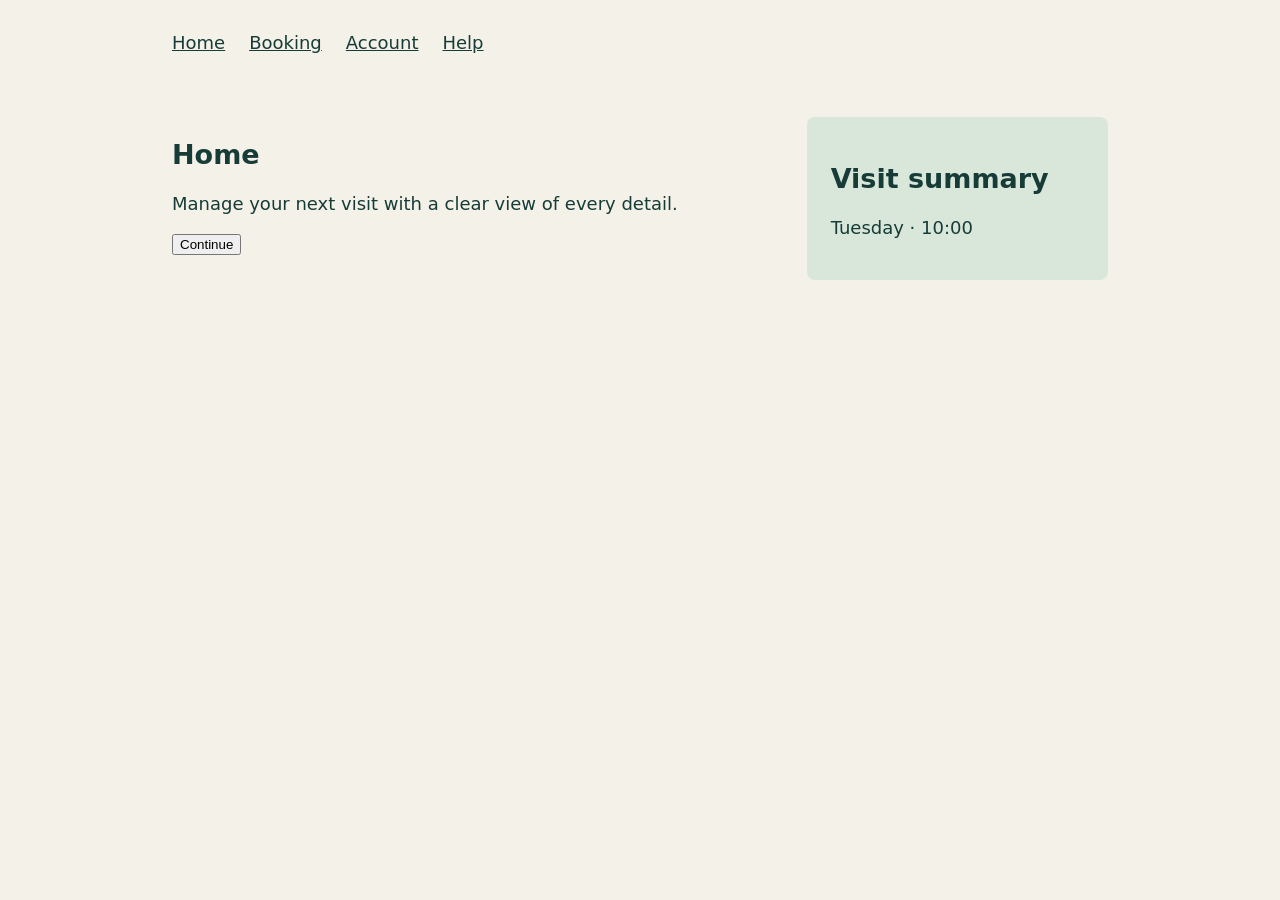
<file: docs/evidence/b2-review/before-app-b1/page1.html>
<!doctype html><html lang="en" data-prototype-id="page1-v1"><meta charset="utf-8"><meta name="viewport" content="width=device-width,initial-scale=1"><title>Home</title><link rel="stylesheet" href="style.css"><header><nav><a href="page1.html">Home</a><a href="page2.html">Booking</a><a href="page3.html">Account</a><a href="page4.html">Help</a></nav></header><main><section><h1>Home</h1><p>Manage your next visit with a clear view of every detail.</p><button type="button">Continue</button></section><aside><h2>Visit summary</h2><p>Tuesday · 10:00</p></aside></main></html>
</file>
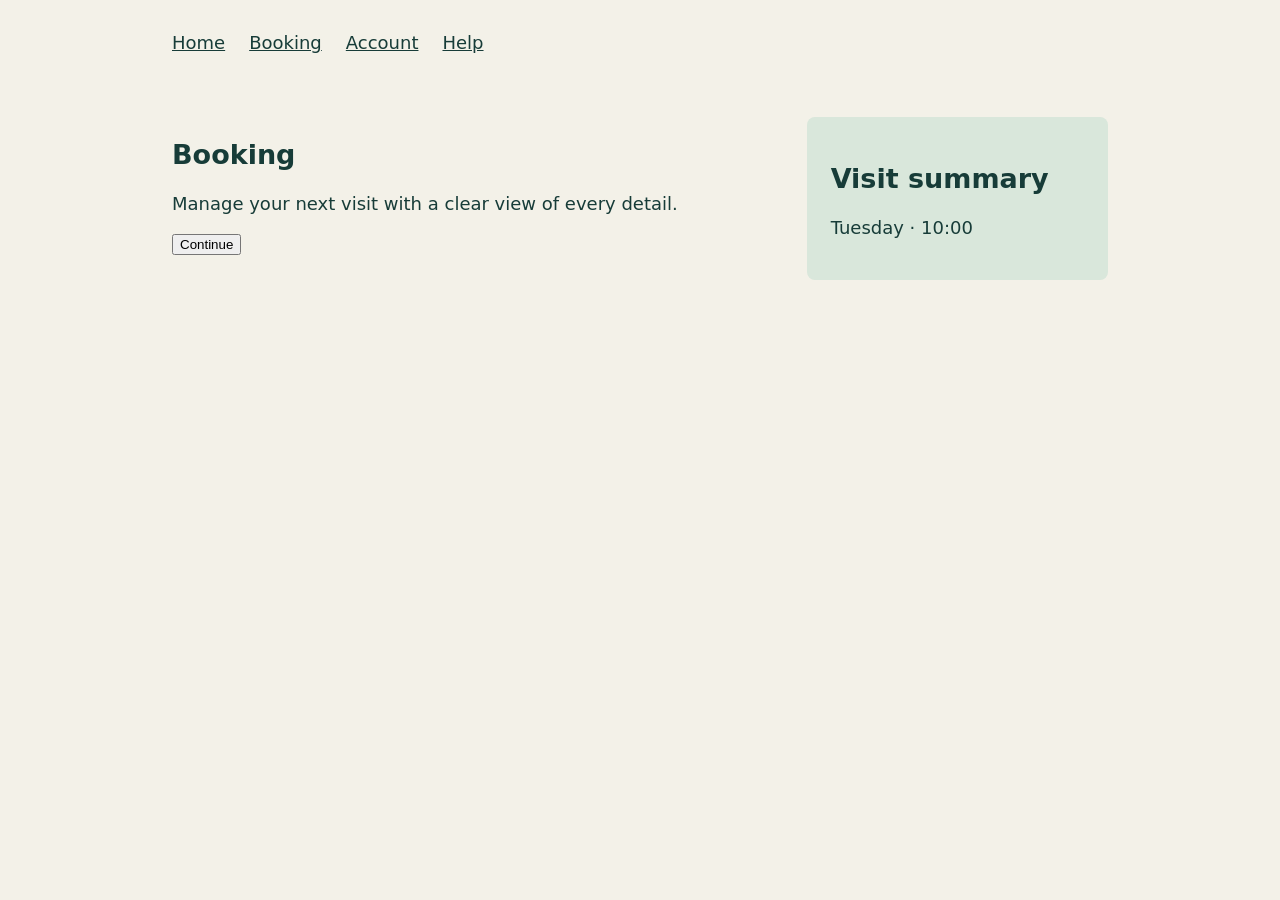
<file: docs/evidence/b2-review/before-app-b1/page2.html>
<!doctype html><html lang="en" data-prototype-id="page2-v1"><meta charset="utf-8"><meta name="viewport" content="width=device-width,initial-scale=1"><title>Booking</title><link rel="stylesheet" href="style.css"><header><nav><a href="page1.html">Home</a><a href="page2.html">Booking</a><a href="page3.html">Account</a><a href="page4.html">Help</a></nav></header><main><section><h1>Booking</h1><p>Manage your next visit with a clear view of every detail.</p><button type="button">Continue</button></section><aside><h2>Visit summary</h2><p>Tuesday · 10:00</p></aside></main></html>
</file>
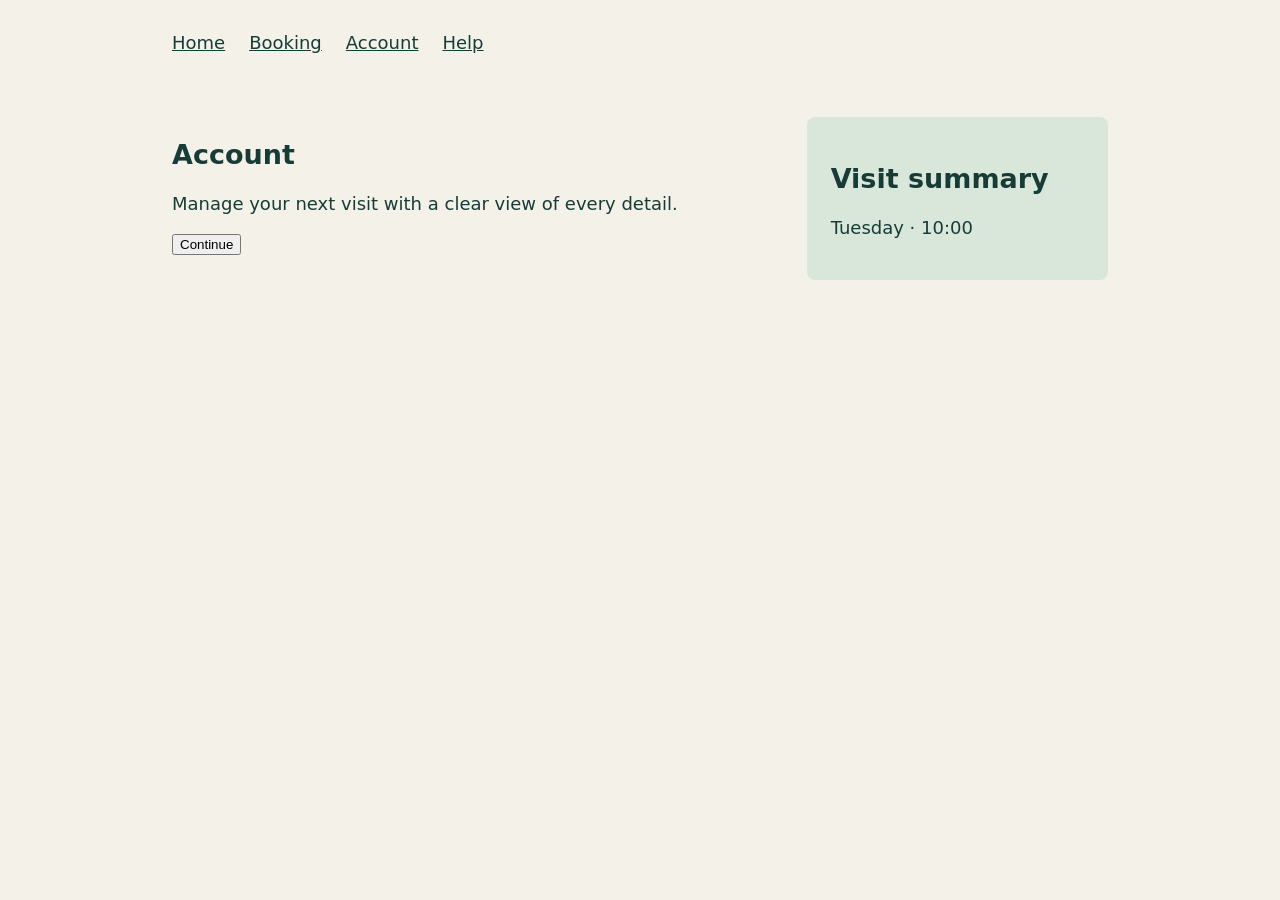
<file: docs/evidence/b2-review/before-app-b1/page3.html>
<!doctype html><html lang="en" data-prototype-id="page3-v1"><meta charset="utf-8"><meta name="viewport" content="width=device-width,initial-scale=1"><title>Account</title><link rel="stylesheet" href="style.css"><header><nav><a href="page1.html">Home</a><a href="page2.html">Booking</a><a href="page3.html">Account</a><a href="page4.html">Help</a></nav></header><main><section><h1>Account</h1><p>Manage your next visit with a clear view of every detail.</p><button type="button">Continue</button></section><aside><h2>Visit summary</h2><p>Tuesday · 10:00</p></aside></main></html>
</file>
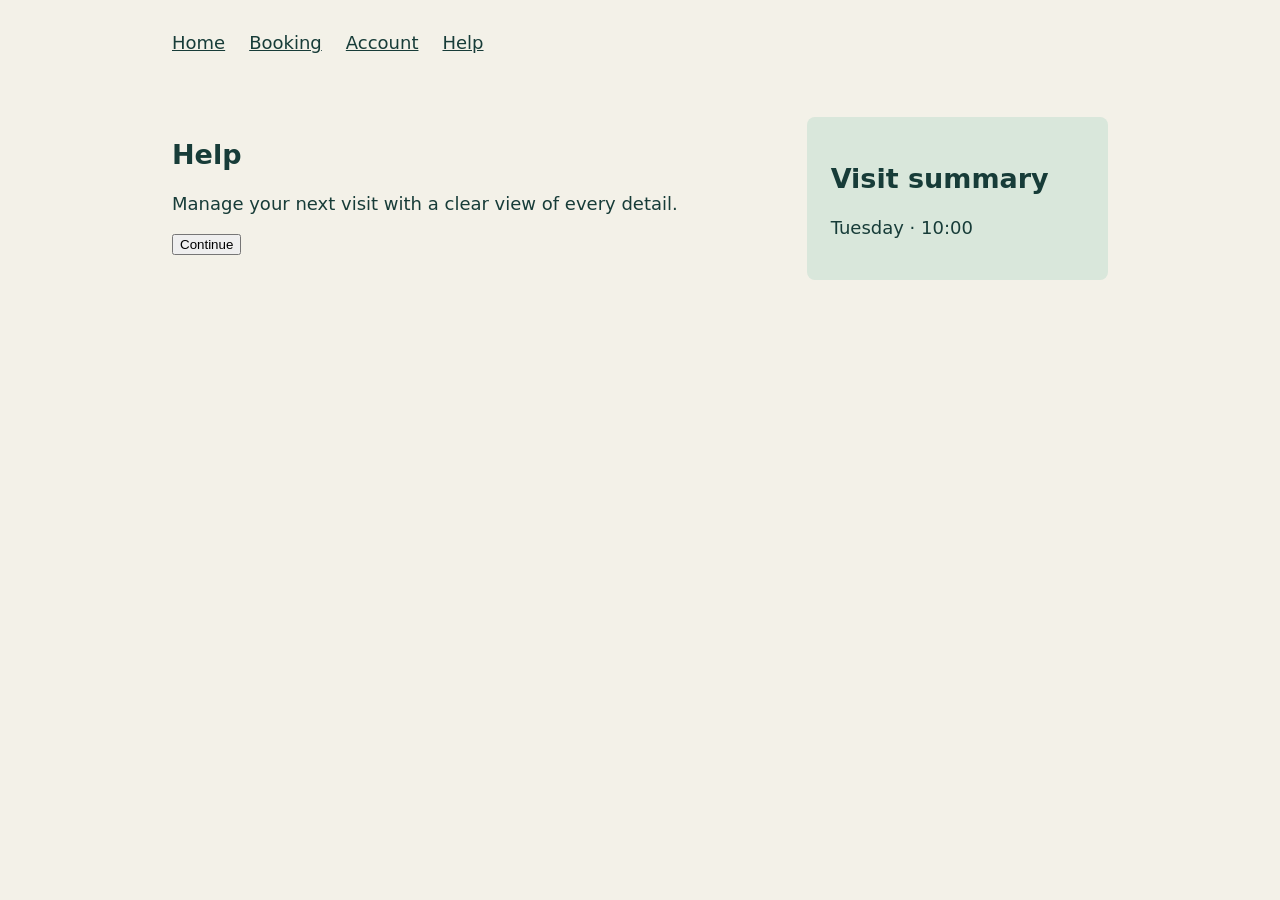
<file: docs/evidence/b2-review/before-app-b1/page4.html>
<!doctype html><html lang="en" data-prototype-id="page4-v1"><meta charset="utf-8"><meta name="viewport" content="width=device-width,initial-scale=1"><title>Help</title><link rel="stylesheet" href="style.css"><header><nav><a href="page1.html">Home</a><a href="page2.html">Booking</a><a href="page3.html">Account</a><a href="page4.html">Help</a></nav></header><main><section><h1>Help</h1><p>Manage your next visit with a clear view of every detail.</p><button type="button">Continue</button></section><aside><h2>Visit summary</h2><p>Tuesday · 10:00</p></aside></main></html>
</file>
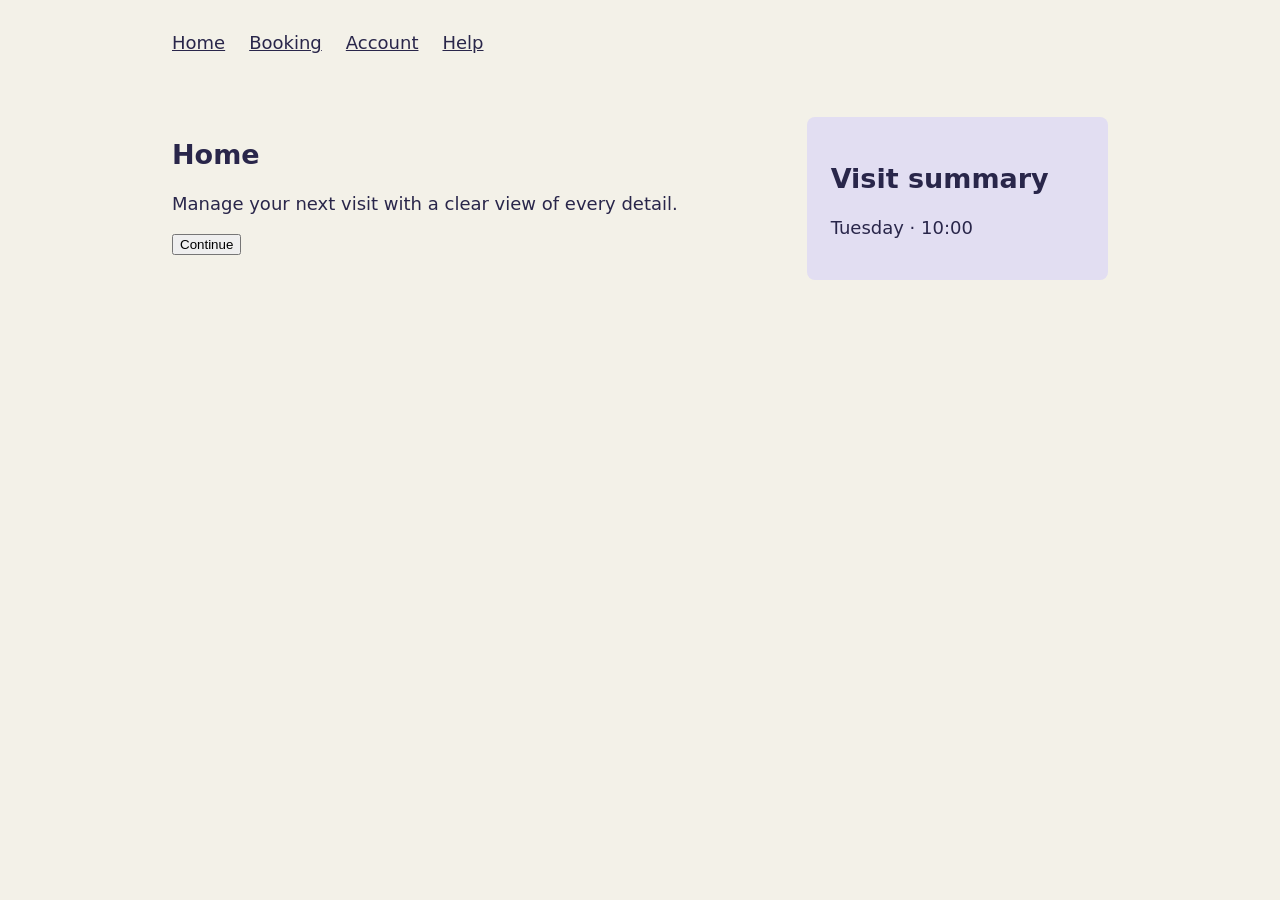
<file: docs/evidence/workflow-regression-fixture/docs/assets/prototype/page1.html>
<!doctype html><html lang="en" data-prototype-id="page1-v2"><meta charset="utf-8"><meta name="viewport" content="width=device-width,initial-scale=1"><title>Home</title><link rel="stylesheet" href="style.css"><header><nav><a href="page1.html">Home</a><a href="page2.html">Booking</a><a href="page3.html">Account</a><a href="page4.html">Help</a></nav></header><main><section><h1>Home</h1><p>Manage your next visit with a clear view of every detail.</p><button type="button">Continue</button></section><aside><h2>Visit summary</h2><p>Tuesday · 10:00</p></aside></main></html>
</file>
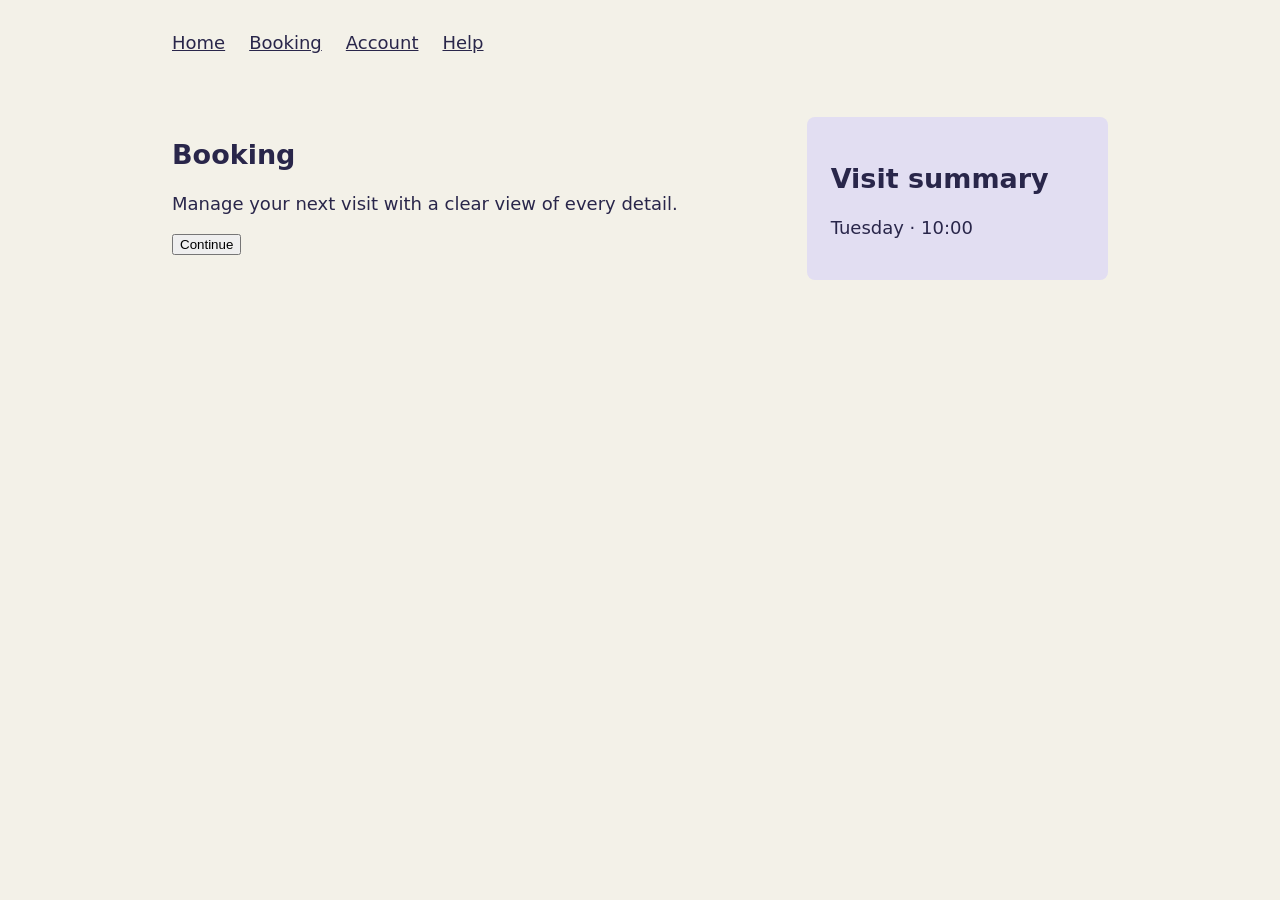
<file: docs/evidence/workflow-regression-fixture/docs/assets/prototype/page2.html>
<!doctype html><html lang="en" data-prototype-id="page2-v2"><meta charset="utf-8"><meta name="viewport" content="width=device-width,initial-scale=1"><title>Booking</title><link rel="stylesheet" href="style.css"><header><nav><a href="page1.html">Home</a><a href="page2.html">Booking</a><a href="page3.html">Account</a><a href="page4.html">Help</a></nav></header><main><section><h1>Booking</h1><p>Manage your next visit with a clear view of every detail.</p><button type="button">Continue</button></section><aside><h2>Visit summary</h2><p>Tuesday · 10:00</p></aside></main></html>
</file>
<file: styles.css>
@import url('https://fonts.googleapis.com/css2?family=IBM+Plex+Mono:wght@400;500;600&family=IBM+Plex+Sans+Thai:wght@400;500;600&family=Manrope:wght@400;500;600;700;800&display=swap');
:root {
  --paper:#f7f8f2;
  --ink:#202b26;
  --muted:#697267;
  --line:#dce0d5;
  --blue:#244de4;
  --soft:#ecf0e4;
  --mono:'IBM Plex Mono',monospace;
  --sans:'Manrope','IBM Plex Sans Thai',sans-serif
}
* {
  box-sizing:border-box
}
html {
  scroll-behavior:smooth;
  scroll-padding-top:100px
}
body {
  margin:0;
  background:var(--paper);
  color:var(--ink);
  font-family:var(--sans);
  font-size:15px;
  -webkit-font-smoothing:antialiased
}
button,input,select,textarea {
  font:inherit
}
button,a,input {
  -webkit-tap-highlight-color:transparent
}
a {
  color:inherit;
  text-decoration:none
}
button {
  cursor:pointer
}
button:focus-visible,a:focus-visible,input:focus-visible,summary:focus-visible {
  outline:3px solid var(--blue);
  outline-offset:5px
}
button {
  color:inherit
}
::selection {
  background:#d1dcff
}
h1,h2,h3,p {
  margin-top:0
}
p {
  line-height:1.8
}
code,kbd,.mono {
  font-family:var(--mono)
}
code {
  font-size:.85em
}
button {
  border-radius:0
}
 .wrap {
  width:min(1280px,calc(100% - 112px));
  margin-inline:auto
}
.header {
  height:88px;
  display:flex;
  align-items:center;
  gap:46px;
  padding:0 56px;
  border-bottom:1px solid var(--line);
  position:sticky;
  top:0;
  z-index:30;
  background:rgba(247,248,242,.96);
  backdrop-filter:blur(12px)
}
.brand {
  font-weight:800;
  font-size:23px;
  letter-spacing:-1.2px;
  display:inline-flex;
  align-items:center;
  gap:7px;
  white-space:nowrap
}
.brand span {
  color:var(--blue);
  margin-inline:-4px
}
.brand img {
  margin-right:3px
}
.header nav {
  display:flex;
  align-items:center;
  gap:32px;
  margin-left:auto;
  font-size:13px;
  font-weight:600
}
.header nav a:hover,.text-link:hover {
  color:var(--blue)
}
.header small {
  font:10px var(--mono);
  margin-left:3px;
  color:var(--muted)
}
.source-link {
  border-left:1px solid var(--line);
  padding-left:28px
}
.nav-cta {
  background:var(--ink);
  color:white;
  padding:12px 18px;
  font-size:12px;
  display:flex;
  gap:25px
}
.nav-cta:hover {
  background:var(--blue)
}
.menu-button {
  display:none
}
.eyebrow {
  font:500 10px/1.5 var(--mono);
  letter-spacing:1.5px;
  margin-bottom:24px
}
.mono {
  font-size:10px;
  letter-spacing:.6px
}
.muted {
  color:var(--muted)
}
.live-dot {
  display:inline-block;
  width:7px;
  height:7px;
  background:var(--blue);
  margin-right:10px;
  border-radius:50%;
  box-shadow:0 0 0 4px #244de411
}
.hero {
  background:radial-gradient(ellipse at 88% 60%,#e9eeda77,transparent 60%);
  border-bottom:1px solid var(--line)
}
.hero-inner {
  display:grid;
  grid-template-columns:1fr 1fr;
  align-items:center;
  gap:30px;
  min-height:620px;
  padding-block:65px
}
.hero h1 {
  font-size:clamp(57px,5.8vw,83px);
  letter-spacing:-5px;
  line-height:1.06;
  margin-bottom:26px;
  font-weight:800
}
.hero h1>span {
  display:block;
  font-weight:500;
  font-size:.67em;
  line-height:1.2;
  letter-spacing:-2.8px;
  margin-top:17px;
  color:var(--muted)
}
.hero-description {
  font-size:16px;
  color:var(--muted);
  margin-bottom:28px;
  line-height:1.85
}
.hero-actions {
  display:flex;
  gap:28px;
  align-items:center
}
.button {
  display:inline-flex;
  gap:45px;
  align-items:center;
  justify-content:space-between;
  padding:15px 21px;
  font-size:13px;
  font-weight:600;
  transition:transform .2s,background .2s
}
.button:hover {
  transform:translateY(-3px)
}
.primary {
  background:var(--blue);
  color:white
}
.primary:hover {
  background:#173ac0
}
.text-link {
  font-weight:600;
  font-size:13px;
  display:inline-flex;
  align-items:center;
  gap:18px
}
.hero-note {
  display:flex;
  gap:12px;
  align-items:center;
  margin-top:34px;
  font:9px var(--mono);
  color:var(--muted)
}
.hero-note i {
  width:3px;
  height:3px;
  background:#a4af9d;
  border-radius:50%
}
.workflow-art {
  width:100%;
  transform:rotate(-2deg);
  animation:art-in 1s both .15s
}
.workflow-art svg {
  display:block;
  width:100%;
  overflow:visible
}
.art-label,.art-footer {
  display:flex;
  justify-content:space-between;
  font:9px var(--mono);
  letter-spacing:1px;
  padding:14px 5px;
  border-bottom:1px solid var(--line);
  color:var(--muted)
}
.art-footer {
  border-bottom:0;
  border-top:1px solid var(--line)
}
svg text {
  font:600 19px var(--sans)
}
svg .svg-small {
  font:9px var(--mono);
  fill:#61705d;
  letter-spacing:.7px
}
svg .svg-small.light {
  fill:#c7d3ff
}
svg .svg-note {
  font:11px var(--mono);
  fill:#74866a
}
.n4 text:last-child {
  font-size:13px
}
.flow-path {
  stroke-dasharray:8 4;
  animation:flow 9s linear infinite
}
.hero-copy {
  animation:entrance .8s both
}
.hero-bottom {
  display:flex;
  justify-content:space-between;
  padding-block:23px;
  border-top:1px solid var(--line);
  font-size:11px;
  color:var(--muted)
}
.hero-bottom a {
  color:var(--ink)
}
.section {
  padding-block:100px
}
.section-top {
  display:flex;
  justify-content:space-between;
  align-items:start;
  border-top:1px solid var(--line);
  padding-top:22px
}
.section-top .eyebrow {
  color:var(--blue)
}
.section-heading {
  display:flex;
  justify-content:space-between;
  align-items:center;
  margin:23px 0 45px;
  gap:40px
}
.section-heading h2 {
  font-size:clamp(34px,4vw,53px);
  line-height:1.15;
  letter-spacing:-2px;
  margin:0;
  font-weight:600
}
.section-heading p {
  font-size:14px;
  color:var(--muted);
  min-width:285px;
  margin:0
}
.path-controls {
  display:flex;
  gap:6px;
  margin-bottom:36px;
  flex-wrap:wrap
}
.path-controls button {
  border:1px solid var(--line);
  background:transparent;
  padding:10px 17px;
  font-size:12px;
  border-radius:3px;
  transition:.2s
}
.path-controls button.active {
  background:var(--ink);
  border-color:var(--ink);
  color:white
}
.workflow-steps {
  display:grid;
  grid-template-columns:repeat(5,1fr);
  border-block:1px solid var(--line)
}
.workflow-step {
  padding:24px 16px 25px 0;
  position:relative;
  min-width:0
}
.workflow-step+.workflow-step {
  padding-left:22px;
  border-left:1px solid var(--line)
}
.step-num {
  font:10px var(--mono);
  color:var(--muted);
  display:block;
  margin-bottom:28px
}
.step-num span {
  float:right;
  color:var(--blue);
  font-size:17px
}
.workflow-step h3 {
  font-family:var(--mono);
  font-size:12px;
  letter-spacing:-.5px;
  margin-bottom:10px;
  overflow-wrap:anywhere
}
.workflow-step p {
  font-size:12px;
  color:var(--muted);
  margin:0
}
.workflow-step a:hover {
  color:var(--blue)
}
.path-note {
  font-size:12px;
  color:var(--muted);
  margin:21px 0
}
.principles {
  background:#eaf0df;
  position:relative;
  overflow:hidden;
  border-block:1px solid #dce4d0
}
.principles-inner {
  position:relative;
  z-index:1;
  padding-block:75px
}
.principles .eyebrow {
  color:#586e48
}
.principles h2 {
  font-size:clamp(33px,5vw,65px);
  line-height:1.22;
  letter-spacing:-2.5px;
  font-weight:500;
  margin:40px 0
}
.principles h2 span {
  color:var(--blue)
}
.principle-bottom {
  display:flex;
  align-items:end;
  justify-content:space-between
}
.principle-bottom p {
  font-size:13px;
  color:#64715c;
  margin:0
}
.giant-asterisk {
  position:absolute;
  right:6%;
  top:9%;
  font-size:340px;
  color:#d6dfc9;
  line-height:1;
  transform:rotate(13deg)
}
.catalog-toolbar {
  display:flex;
  align-items:center;
  justify-content:space-between;
  border-bottom:1px solid var(--line);
  gap:20px;
  padding-bottom:16px
}
.filters {
  display:flex;
  gap:19px;
  flex-wrap:wrap
}
.filters button {
  border:0;
  background:none;
  color:var(--muted);
  font-size:11px;
  padding:8px 0
}
.filters button.active {
  color:var(--blue);
  font-weight:700
}
.filters small {
  font-size:9px;
  margin-left:4px
}
.search-field {
  display:flex;
  align-items:center;
  gap:10px;
  padding:7px 11px;
  border:1px solid var(--line);
  border-radius:4px;
  background:var(--paper);
  min-height:44px;
  min-width:0;
  transition:border-color .18s,background .18s,box-shadow .18s
}
.search-field:hover {border-color:var(--muted);}
.search-field:focus-within {border-color:var(--blue);box-shadow:0 0 0 3px color-mix(in srgb,var(--blue) 13%,transparent);}
.search-icon {width:17px;height:17px;flex-shrink:0;color:var(--muted);stroke:currentColor;stroke-width:1.5;stroke-linecap:round;transition:color .18s;}
.search-field:focus-within .search-icon {color:var(--blue);}
.search-field input {
  appearance:none;
  -webkit-appearance:none;
  border:0;
  background:none;
  outline:none;
  width:150px;
  flex:1;
  font-size:12px;
  color:var(--ink);
  min-width:0;
  padding:4px 0;
  border-radius:0
}
.search-field input:focus-visible {outline:none;}
.search-field input::placeholder {color:var(--muted);opacity:1;}
.search-field input::-webkit-search-cancel-button,.search-field input::-webkit-search-decoration {appearance:none;-webkit-appearance:none;}
.search-field kbd {
  display:grid;
  place-items:center;
  width:23px;
  height:25px;
  border:1px solid var(--line);
  border-bottom-width:2px;
  border-radius:3px;
  background:var(--soft);
  font-size:10px;
  color:var(--muted);
  flex-shrink:0
}
.search-field.has-value kbd {display:none;}
.search-clear {display:grid;place-items:center;width:28px;height:28px;padding:5px;border:0;border-radius:3px;color:var(--muted);background:transparent;flex-shrink:0;transition:color .18s,background .18s;}
.search-clear:hover {color:var(--ink);background:var(--soft);}
.search-clear svg {width:18px;height:18px;stroke:currentColor;stroke-width:1.5;stroke-linecap:round;}
.search-clear:focus-visible {outline-offset:1px;}
.search-clear[hidden] {display:none;}
.skill-row {
  display:grid;
  grid-template-columns:36px 1fr 1.2fr 25px;
  gap:20px;
  align-items:center;
  border-bottom:1px solid var(--line);
  padding:23px 8px;
  transition:background .2s,padding .2s
}
.skill-row:hover {
  background:#ebefe2;
  padding-left:17px
}
.skill-index {
  font:10px var(--mono);
  color:#8a9481
}
.skill-row h3 {
  font:500 14px var(--mono);
  margin:0 0 7px
}
.skill-category {
  font:9px var(--mono);
  text-transform:uppercase;
  letter-spacing:.6px;
  color:var(--muted)
}
.skill-row p {
  font-size:12px;
  color:var(--muted);
  margin:0
}
.row-arrow {
  font-size:20px;
  color:var(--blue)
}
.empty-state {
  padding:50px 0;
  color:var(--muted)
}
.examples {
  padding-top:0
}
.example-grid {
  display:grid;
  grid-template-columns:repeat(3,1fr)
}
.example-grid>a {
  border-top:1px solid var(--line);
  padding:25px 24px 10px 0
}
.example-grid>a+a {
  border-left:1px solid var(--line);
  padding-left:26px
}
.example-grid .mono {
  color:var(--muted);
  font-size:9px
}
.example-grid h3 {
  font-size:19px;
  line-height:1.7;
  font-weight:500;
  margin:35px 0
}
.example-grid code {
  display:block;
  color:var(--blue);
  font-size:12px
}
.example-grid code span {
  float:right
}
.example-grid a:hover h3 {
  color:var(--blue)
}
.install-section {
  background:var(--blue);
  color:white;
  padding:75px 0
}
.install-section .eyebrow {
  color:#bac8ff
}
.install-section h2 {
  font-size:clamp(44px,5vw,65px);
  line-height:1.12;
  letter-spacing:-3px;
  font-weight:500
}
.install-command {
  display:flex;
  align-items:stretch;
  max-width:760px;
  border:1px solid #ffffff55;
  background:#ffffff0b
}
.install-command code {
  padding:20px;
  flex:1;
  overflow:auto;
  white-space:nowrap;
  font-size:12px
}
.install-command button {
  background:transparent;
  color:white;
  border:0;
  border-left:1px solid #ffffff55;
  padding:16px 24px;
  font:11px var(--mono)
}
.install-command button:hover {
  background:#ffffff20
}
.install-section p:last-child {
  font-size:12px;
  margin:18px 0 0;
  color:#c4d0ff
}
.install-section p span {
  margin:0 12px
}
.install-section p a {
  color:white
}
.footer {
  display:flex;
  gap:25px;
  align-items:center;
  padding-block:40px;
  font-size:11px
}
.footer p {
  margin:0 auto 0 10px;
  color:var(--muted)
}
.footer>span {
  color:var(--muted)
}
.footer .brand {
  font-size:20px
}
.toast {
  position:fixed;
  bottom:24px;
  left:50%;
  transform:translate(-50%,20px);
  background:var(--ink);
  color:white;
  padding:13px 22px;
  z-index:100;
  opacity:0;
  pointer-events:none;
  transition:.2s;
  font-size:12px;
  max-width:90vw
}
.toast.show {
  opacity:1;
  transform:translate(-50%,0)
}
.sr-only,.skip-link:not(:focus) {
  position:absolute;
  width:1px;
  height:1px;
  padding:0;
  overflow:hidden;
  clip:rect(0,0,0,0);
  white-space:nowrap
}
.skip-link:focus {
  position:fixed;
  background:var(--blue);
  color:white;
  padding:15px;
  z-index:100
}
.docs-layout {
  display:grid;
  grid-template-columns:215px minmax(0,1fr) 170px;
  gap:50px;
  align-items:start
}
.docs-sidebar {
  position:sticky;
  top:88px;
  height:calc(100vh - 88px);
  overflow:auto;
  padding:36px 15px 36px 0;
  border-right:1px solid var(--line);
  scrollbar-width:thin
}
.docs-sidebar>.eyebrow {
  font-size:9px;
  color:var(--muted);
  margin-bottom:20px
}
.docs-sidebar .search-field {
  margin-bottom:24px
}
.docs-sidebar .search-field input {
  width:100%
}
.docs-sidebar nav a {
  display:block;
  font-size:12px;
  color:var(--muted);
  padding:8px 9px;
  border-radius:3px
}
.docs-sidebar nav a span {
  float:right
}
.docs-sidebar nav a:hover {
  color:var(--blue)
}
.docs-sidebar nav a.active {
  background:#e8edff;
  color:var(--blue);
  font-weight:600
}
.nav-group {
  font:500 9px var(--mono);
  letter-spacing:.7px;
  text-transform:uppercase;
  margin:28px 9px 8px;
  color:var(--ink)
}
.docs-content {
  padding-block:40px 75px;
  min-width:0
}
.docs-breadcrumb {
  font-size:11px;
  color:var(--muted);
  display:flex;
  gap:13px;
  margin-bottom:45px
}
.docs-breadcrumb span:last-child {
  color:var(--blue)
}
.docs-content h1 {
  font-size:43px;
  letter-spacing:-2px;
  line-height:1.2;
  margin:0 0 20px;
  overflow-wrap:anywhere
}
.doc-lead {
  font-size:17px;
  color:var(--muted);
  margin-bottom:38px
}
.docs-content h2 {
  font-size:24px;
  letter-spacing:-.6px;
  margin:45px 0 18px;
  scroll-margin-top:110px
}
.docs-content h3 {
  font-size:16px;
  margin:27px 0 12px
}
.docs-content p,.docs-content li {
  font-size:14px;
  line-height:1.9
}
.docs-content p {
  color:#657060
}
.docs-content li {
  margin-bottom:12px;
  color:#657060
}
.docs-content ul,.docs-content ol {
  padding-left:23px
}
.docs-content p a,.docs-content li a,.docs-content td a {
  color:var(--blue);
  text-decoration:underline;
  text-underline-offset:3px
}
.doc-callout {
  border-left:3px solid var(--blue);
  background:#eaf0ff;
  padding:17px 21px;
  margin:25px 0
}
.doc-callout p {
  margin:0;
  color:#3d518a;
  font-size:13px
}
.code-block {
  background:#222d27;
  color:#e9efdf;
  margin:18px 0 25px;
  position:relative;
  border-radius:3px;
  overflow:hidden
}
.code-label {
  font:9px var(--mono);
  padding:12px 17px;
  border-bottom:1px solid #ffffff18;
  color:#a5b2a0;
  letter-spacing:1px
}
.code-block pre {
  white-space:pre-wrap;
  overflow-wrap:anywhere;
  margin:0;
  padding:23px 18px;
  line-height:1.8;
  font:12px/1.8 var(--mono)
}
.code-block button {
  position:absolute;
  right:10px;
  top:7px;
  border:1px solid #ffffff30;
  color:#d2dbcd;
  background:transparent;
  padding:4px 9px;
  font:9px var(--mono)
}
.docs-content table {
  width:100%;
  border-collapse:collapse;
  font-size:12px
}
.docs-content th,.docs-content td {
  text-align:left;
  border-bottom:1px solid var(--line);
  padding:14px 10px 14px 0;
  vertical-align:top;
  line-height:1.7
}
.docs-content th {
  font:10px var(--mono);
  color:var(--muted);
  text-transform:uppercase
}
.docs-content td code {
  font-size:11px
}
.doc-next {
  display:flex;
  justify-content:space-between;
  align-items:center;
  border:1px solid var(--line);
  padding:22px;
  margin:36px 0;
  font-size:14px
}
.doc-next:hover {
  border-color:var(--blue);
  color:var(--blue)
}
.doc-next small {
  font:9px var(--mono);
  display:block;
  margin-bottom:8px;
  color:var(--muted);
  text-transform:uppercase
}
.docs-bottom {
  border-top:1px solid var(--line);
  padding-top:23px;
  margin-top:60px;
  display:flex;
  justify-content:space-between;
  font-size:11px;
  color:var(--muted)
}
.docs-bottom a {
  color:var(--blue)
}
.docs-toc {
  position:sticky;
  top:130px;
  padding-top:83px
}
.docs-toc>.eyebrow {
  font-size:9px;
  color:var(--muted);
  margin-bottom:15px
}
.docs-toc nav a {
  display:block;
  font-size:11px;
  color:var(--muted);
  line-height:1.6;
  padding:7px 0
}
.docs-toc nav a:hover {
  color:var(--blue)
}
.docs-help {
  margin-top:40px;
  border-top:1px solid var(--line);
  padding-top:20px;
  font-size:11px
}
.docs-help>span {
  color:var(--muted);
  font-size:10px
}
.docs-help code {
  display:block;
  color:var(--blue);
  margin:13px 0
}
.docs-help p {
  font-size:11px;
  color:var(--muted)
}
.docs-content details {
  border-bottom:1px solid var(--line);
  padding:20px 0
}
.docs-content summary {
  cursor:pointer;
  font-size:15px;
  font-weight:600;
  line-height:1.7
}
.docs-content details p {
  margin:14px 0 0
}
.docs-page .footer {
  border-top:1px solid var(--line)
}
.reveal {
  transition:opacity .65s,transform .65s
}
.js-motion .reveal:not(.visible) {
  opacity:0;
  transform:translateY(20px)
}
@keyframes flow {
  to {
    stroke-dashoffset:-120
  }

}
@keyframes entrance {
  from {
    opacity:0;
    transform:translateY(15px)
  }
  to {
    opacity:1;
    transform:none
  }

}
@keyframes art-in {
  from {
    opacity:0;
    transform:rotate(0) translateY(20px)
  }
  to {
    opacity:1;
    transform:rotate(-2deg)
  }

}
@media(min-width:1500px) {
  .hero-inner {
    min-height:710px
  }

}
@media(max-width:1150px) {
  .wrap {
    width:calc(100% - 64px)
  }
  .header {
    padding:0 32px;
    gap:24px
  }
  .header nav {
    gap:22px
  }
  .source-link {
    display:none
  }
  .hero h1 {
    letter-spacing:-3px
  }
  .hero-inner {
    min-height:570px
  }
  .hero-note {
    font-size:8px;
    gap:8px
  }
  .hero-actions {
    gap:18px
  }
  .docs-layout {
    grid-template-columns:200px minmax(0,1fr);
    gap:35px
  }
  .docs-toc {
    display:none
  }
  .filters {
    gap:13px
  }
  .catalog-toolbar {
    align-items:start
  }
  .footer {
    flex-wrap:wrap
  }
  .workflow-step h3 {
    font-size:11px
  }
  .workflow-step+.workflow-step {
    padding-left:15px
  }

}
@media(max-width:760px) {
  .wrap {
    width:calc(100% - 40px)
  }
  .header {
    height:70px;
    padding:0 20px;
    gap:18px
  }
  .brand {
    font-size:20px
  }
  .brand img {
    width:26px;
    height:26px
  }
  .header .nav-cta {
    margin-left:auto;
    padding:10px 13px;
    font-size:10px;
    gap:15px
  }
  .menu-button {
    display:block;
    border:0;
    background:none;
    font-size:20px;
    padding:5px
  }
  .header nav {
    display:none;
    position:absolute;
    top:70px;
    left:0;
    right:0;
    background:var(--paper);
    padding:24px;
    border-bottom:1px solid var(--line);
    box-shadow:0 10px 20px #202b260a
  }
  .header nav.open {
    display:flex;
    flex-direction:column;
    align-items:start;
    gap:24px
  }
  .header .source-link {
    display:block;
    border:0;
    padding:0
  }
  .hero-inner {
    grid-template-columns:1fr;
    gap:35px;
    padding-top:43px;
    padding-bottom:28px
  }
  .hero .eyebrow {
    font-size:8px;
    letter-spacing:1px
  }
  .hero h1 {
    font-size:59px;
    letter-spacing:-3px;
    margin-bottom:20px
  }
  .hero h1>span {
    font-size:38px;
    letter-spacing:-1.7px;
    margin-top:13px
  }
  .hero-description {
    font-size:14px;
    margin-bottom:22px
  }
  .hero-actions .button {
    padding:13px 18px;
    gap:32px
  }
  .hero-actions .text-link {
    font-size:12px;
    gap:9px
  }
  .hero-note {
    font-size:7px;
    margin-top:25px
  }
  .workflow-art {
    max-width:500px;
    margin:auto
  }
  .art-label,.art-footer {
    font-size:7px
  }
  .hero-bottom {
    font-size:9px;
    gap:25px;
    align-items:center;
    line-height:1.7
  }
  .section {
    padding-block:65px
  }
  .section-top>.mono {
    display:none
  }
  .section-top .eyebrow {
    font-size:9px
  }
  .section-heading {
    display:block;
    margin:13px 0 30px
  }
  .section-heading h2 {
    font-size:37px;
    letter-spacing:-1.5px;
    margin-bottom:22px
  }
  .section-heading p {
    font-size:13px;
    min-width:0
  }
  .path-controls {
    gap:5px;
    margin-bottom:23px
  }
  .path-controls button {
    font-size:10px;
    padding:10px 12px
  }
  .workflow-steps {
    grid-template-columns:1fr
  }
  .workflow-step,.workflow-step+.workflow-step {
    padding:18px 0;
    display:grid;
    grid-template-columns:40px 1fr;
    gap:10px;
    border:0;
    border-bottom:1px solid var(--line)
  }
  .workflow-step:last-child {
    border:0
  }
  .step-num {
    margin:0;
    padding-top:3px
  }
  .step-num span {
    display:none
  }
  .workflow-step h3 {
    font-size:12px;
    margin:0 0 6px
  }
  .workflow-step p {
    grid-column:2;
    font-size:12px
  }
  .principles-inner {
    padding-block:55px
  }
  .principles h2 {
    font-size:34px;
    letter-spacing:-1.4px;
    margin:32px 0
  }
  .giant-asterisk {
    right:-60px;
    top:20%;
    font-size:250px;
    opacity:.6
  }
  .principle-bottom {
    display:block
  }
  .principle-bottom .text-link {
    margin-top:23px;
    font-size:12px
  }
  .catalog-toolbar {
    flex-direction:column;
    gap:18px
  }
  .filters {
    gap:17px
  }
  .filters button {
    font-size:10px
  }
  .catalog-toolbar .search-field {
    width:100%
  }
  .catalog-toolbar input {
    width:100%
  }
  .skill-row {
    grid-template-columns:22px 1fr 18px;
    gap:12px;
    padding:20px 0
  }
  .skill-row h3 {
    font-size:13px
  }
  .skill-row p {
    grid-column:2;
    grid-row:2;
    font-size:12px
  }
  .skill-row .row-arrow {
    grid-column:3;
    grid-row:1
  }
  .skill-category {
    font-size:8px
  }
  .examples {
    padding-top:0
  }
  .example-grid {
    grid-template-columns:1fr
  }
  .example-grid>a,.example-grid>a+a {
    border-left:0;
    padding:24px 0 28px
  }
  .example-grid h3 {
    font-size:20px;
    margin:20px 0
  }
  .install-section {
    padding:55px 0
  }
  .install-section .eyebrow {
    font-size:8px;
    letter-spacing:1px
  }
  .install-section h2 {
    font-size:45px;
    letter-spacing:-2px
  }
  .install-command code {
    padding:17px 12px;
    font-size:10px
  }
  .install-command button {
    padding:12px;
    font-size:10px
  }
  .install-section p:last-child {
    font-size:11px;
    line-height:2
  }
  .footer {
    gap:20px;
    padding-block:30px
  }
  .footer .brand {
    font-size:18px
  }
  .footer p {
    font-size:10px;
    margin:0
  }
  .footer>span {
    margin-left:auto
  }
  .docs-layout {
    display:block
  }
  .docs-sidebar {
    position:static;
    height:auto;
    border:0;
    padding:25px 0 20px
  }
  .docs-sidebar>.eyebrow {
    display:none
  }
  .docs-sidebar .search-field {
    margin-bottom:15px
  }
  .docs-sidebar nav {
    display:flex;
    gap:4px;
    overflow-x:auto;
    padding-bottom:8px
  }
  .docs-sidebar nav>a {
    white-space:nowrap;
    font-size:11px;
    padding:9px
  }
  .docs-sidebar nav>a span {
    display:none
  }
  #docs-skill-nav {
    display:none
  }
  .docs-sidebar:focus-within #docs-skill-nav.searching {
    display:block;
    position:absolute;
    z-index:20;
    left:20px;
    right:20px;
    top:145px;
    background:var(--paper);
    box-shadow:0 10px 30px #0002;
    max-height:350px;
    overflow:auto;
    padding:12px
  }
  .docs-sidebar:focus-within #docs-skill-nav.searching a {
    padding:12px
  }
  .docs-content {
    padding-top:5px;
    padding-bottom:40px
  }
  .docs-breadcrumb {
    margin-bottom:28px
  }
  .docs-content h1 {
    font-size:35px;
    letter-spacing:-1.5px
  }
  .doc-lead {
    font-size:15px
  }
  .docs-content h2 {
    font-size:22px
  }
  .docs-content p,.docs-content li {
    font-size:13px
  }
  .docs-bottom {
    gap:20px;
    font-size:10px
  }
  .docs-content td {
    font-size:11px
  }
  .docs-content table {
    table-layout:fixed
  }
  .docs-content td code {
    overflow-wrap:anywhere
  }
  .docs-content .code-block pre {
    font-size:11px
  }
  .docs-page .footer p {
    display:none
  }

}
@media(prefers-reduced-motion:reduce) {
  html {
    scroll-behavior:auto
  }
  *,*::before,*::after {
    animation:none!important;
    transition:none!important
  }
  .js-motion .reveal:not(.visible) {
    opacity:1;
    transform:none
  }

}
@media(max-width:760px) {
  .hero-inner {
    gap:20px;
    padding-top:32px;
    padding-bottom:20px
  }
  .workflow-art {
    max-width:230px
  }

}

/* Display preferences share the same controls on every page. */
:root { color-scheme: light; }
.preferences {display:flex;align-items:center;gap:8px;margin-left:0;flex-shrink:0;}
.preferences select {font:11px var(--sans);color:var(--ink);background:var(--paper);border:1px solid var(--line);border-radius:4px;padding:9px 6px;min-height:36px;cursor:pointer;max-width:105px;}
.preferences select:focus-visible {outline:3px solid var(--blue);outline-offset:3px;}
.custom-select {position:relative;}
.select-trigger {display:flex;align-items:center;justify-content:space-between;gap:7px;min-height:40px;padding:9px 10px;font:500 11px var(--sans);border:1px solid var(--line);border-radius:4px;background:var(--paper);color:var(--ink);white-space:nowrap;transition:border-color .18s,background .18s,box-shadow .18s;}
.language-control .select-trigger {min-width:78px;}
.theme-control .select-trigger {min-width:106px;}
.select-trigger:hover {border-color:var(--muted);background:var(--soft);}
.select-trigger:focus-visible,.is-open .select-trigger {outline:none;border-color:var(--blue);box-shadow:0 0 0 3px color-mix(in srgb,var(--blue) 13%,transparent);}
.select-icon,.select-chevron,.option-icon,.option-check {display:flex;align-items:center;justify-content:center;flex-shrink:0;}
.select-icon,.select-chevron,.option-icon {color:var(--muted);}
.select-icon svg,.option-icon svg {width:16px;height:16px;}
.select-chevron svg {width:13px;height:13px;transition:transform .18s;}
.is-open .select-chevron svg {transform:rotate(180deg);}
.custom-select svg {stroke:currentColor;stroke-width:1.4;stroke-linecap:round;stroke-linejoin:round;}
.select-listbox {position:absolute;top:calc(100% + 9px);right:0;z-index:40;min-width:174px;padding:5px;border:1px solid var(--line);border-radius:5px;background:var(--paper);box-shadow:0 12px 30px color-mix(in srgb,var(--ink) 12%,transparent);animation:control-reveal .15s ease-out;}
.select-listbox[hidden] {display:none;}
.select-option {display:flex;align-items:center;gap:10px;min-height:42px;padding:9px 10px;border-radius:3px;font:500 12px var(--sans);cursor:pointer;transition:background .12s,color .12s;}
.select-option.is-active {background:var(--soft);}
.select-option[aria-selected="true"] {color:var(--blue);}
.select-option[aria-selected="true"] .option-icon {color:var(--blue);}
.option-check {margin-left:auto;color:var(--blue);opacity:0;}
.option-check svg {width:15px;height:15px;}
.select-option[aria-selected="true"] .option-check {opacity:1;}
.language-code {font:500 9px var(--mono);width:18px;text-align:center;}
.path-controls button:hover:not(.active) {border-color:var(--muted);background:var(--soft);}
.filters button {position:relative;transition:color .18s;}
.filters button:hover {color:var(--ink);}
.filters button::after {content:"";position:absolute;left:0;right:0;bottom:0;height:2px;background:var(--blue);transform:scaleX(0);transform-origin:left;transition:transform .18s;}
.filters button.active::after {transform:scaleX(1);}
@keyframes control-reveal {from {opacity:0;transform:translateY(-4px);} to {opacity:1;transform:translateY(0);}}
.header {gap:24px;}
.header nav {gap:22px;}
html[lang="th"] h1,html[lang="th"] h2,html[lang="th"] h3 {letter-spacing:0;line-height:1.45;}
html[lang="th"] .hero h1 {line-height:1.06;letter-spacing:-3px;}
html[lang="th"] .hero h1>span {font-size:.6em;letter-spacing:-.5px;line-height:1.5;}
html[lang="th"] .mono,html[lang="th"] .eyebrow,html[lang="th"] .nav-group {font-family:var(--sans);letter-spacing:.7px;}
html[lang="th"] .workflow-art svg text {font-family:var(--sans);font-size:18px;}
html[lang="th"] .workflow-art svg .svg-small {font-size:9px;}
html[lang="th"] .workflow-art svg .svg-note {font-size:10px;}
html[lang="th"] .workflow-art .n4 text:last-child {font-size:13px;}
html[lang="th"] .hero-note {font-family:var(--sans);}
html[lang="th"] .section-heading h2 {font-size:clamp(30px,3.5vw,48px);}
:root[data-theme="dark"] {color-scheme:dark;--paper:#141b18;--ink:#e5ebe0;--muted:#a3b09f;--line:#344239;--blue:#91a9ff;--soft:#223026;}
[data-theme="dark"] .header {background:rgba(20,27,24,.96);}
[data-theme="dark"] .hero {background:radial-gradient(ellipse at 88% 60%,#293a2777,transparent 60%);}
[data-theme="dark"] .nav-cta,[data-theme="dark"] .path-controls button.active {background:#dfe8d5;color:#18221b;border-color:#dfe8d5;}
[data-theme="dark"] .primary {background:#385de6;color:#fff;}
[data-theme="dark"] .primary:hover,[data-theme="dark"] .nav-cta:hover {background:#244de4;color:#fff;}
[data-theme="dark"] .hero-bottom,[data-theme="dark"] .skill-index {color:var(--muted);}
[data-theme="dark"] .principles {background:#223026;border-color:var(--line);}
[data-theme="dark"] .principles .eyebrow,[data-theme="dark"] .principle-bottom p {color:#b3c2a8;}
[data-theme="dark"] .giant-asterisk {color:#344532;}
[data-theme="dark"] .skill-row:hover {background:#233126;}
[data-theme="dark"] .install-section {background:#213da8;}
[data-theme="dark"] .docs-sidebar nav a.active {background:#263754;color:#b8c8ff;}
[data-theme="dark"] .docs-content p,[data-theme="dark"] .docs-content li {color:var(--muted);}
[data-theme="dark"] .doc-callout {background:#22324c;}
[data-theme="dark"] .doc-callout p {color:#c3d1f8;}
[data-theme="dark"] .code-block {background:#0d1510;border:1px solid var(--line);}
[data-theme="dark"] .toast {background:#dfe8d5;color:#18221b;}
[data-theme="dark"] .workflow-art svg rect[fill="#f7f8f2"] {fill:#1a261e;stroke:#70836b;}
[data-theme="dark"] .workflow-art svg rect[fill="#e5eadb"] {fill:#293a2a;stroke:#70836b;}
[data-theme="dark"] .workflow-art svg text {fill:#e0ead7;}
[data-theme="dark"] .workflow-art svg .svg-small {fill:#b3c2a8;}
[data-theme="dark"] .workflow-art svg .svg-small.light {fill:#d8e1ff;}
[data-theme="dark"] .workflow-art svg .svg-note {fill:#a3b598;}
[data-theme="dark"] .workflow-art svg path.flow-path {stroke:#91a9ff;}
[data-theme="dark"] .workflow-art svg #dots circle {fill:#384d36;}
[data-theme="dark"] ::selection {background:#3d5287;color:white;}
@media(max-width:1250px) {.header .source-link{display:none}.header{gap:16px}.header nav{gap:16px}.nav-cta{gap:12px;padding:12px;}}
@media(min-width:761px) and (max-width:1000px) {.header{padding-inline:24px}.header .nav-cta{display:none}.header nav{font-size:12px;gap:14px}.brand{font-size:20px;}}
@media(max-width:760px) {.header{gap:12px}.header .nav-cta{display:none}.preferences{margin-left:auto;gap:5px}.preferences select{padding:7px 4px;font-size:10px;max-width:95px}.header .brand{font-size:18px}.header .brand img{width:24px;height:24px}.menu-button{padding:4px}.header nav .source-link{display:block}html[lang="th"] .hero h1>span{font-size:32px}html[lang="th"] .hero-note{font-size:8px}html[lang="th"] .hero-actions{gap:16px}html[lang="th"] .hero-actions .button{gap:20px}html[lang="th"] .hero h1{font-size:55px}}
@media(max-width:370px) {.header{padding-inline:12px;gap:6px}.preferences select{font-size:9px;max-width:86px}.brand{gap:5px}.header .brand img{width:22px;height:22px}}
@media(max-width:1000px) {.select-trigger{padding:8px;gap:5px;font-size:10px}.select-icon{display:none}.language-control .select-trigger{min-width:59px}.theme-control .select-trigger{min-width:83px}}
@media(max-width:760px) {.select-trigger{min-height:40px}.select-option{min-height:44px}.search-field{min-height:46px}.search-clear{width:30px;height:30px}.search-field kbd{display:none}}
@media(max-width:370px) {.select-trigger{padding-inline:6px}.language-control .select-trigger{min-width:52px}.theme-control .select-trigger{min-width:77px}.preferences{gap:4px}}
@media(prefers-reduced-motion:reduce) {.select-listbox{animation:none}.select-trigger,.select-chevron svg,.select-option,.search-field,.search-icon,.search-clear,.filters button,.filters button::after{transition:none}}
</file>
<file: docs/evidence/b2-review/before-app-b1/style.css>
*{box-sizing:border-box}body{font:18px system-ui;margin:0;background:#f3f1e8;color:#173c38}header,main{max-width:1000px;margin:auto;padding:32px}nav{display:flex;gap:24px}a{color:inherit}main{display:grid;grid-template-columns:2fr 1fr;gap:32px}aside{background:#d9e7db;padding:24px;border-radius:8px}@media(max-width:600px){main{grid-template-columns:1fr}nav{flex-wrap:wrap}}
</file>
<file: docs/evidence/workflow-regression-fixture/docs/assets/prototype/style.css>
*{box-sizing:border-box}body{font:18px system-ui;margin:0;background:#f3f1e8;color:#29264a}header,main{max-width:1000px;margin:auto;padding:32px}nav{display:flex;gap:24px}a{color:inherit}main{display:grid;grid-template-columns:2fr 1fr;gap:32px}aside{background:#e2def2;padding:24px;border-radius:8px}@media(max-width:600px){main{grid-template-columns:1fr}nav{flex-wrap:wrap}}
</file>
